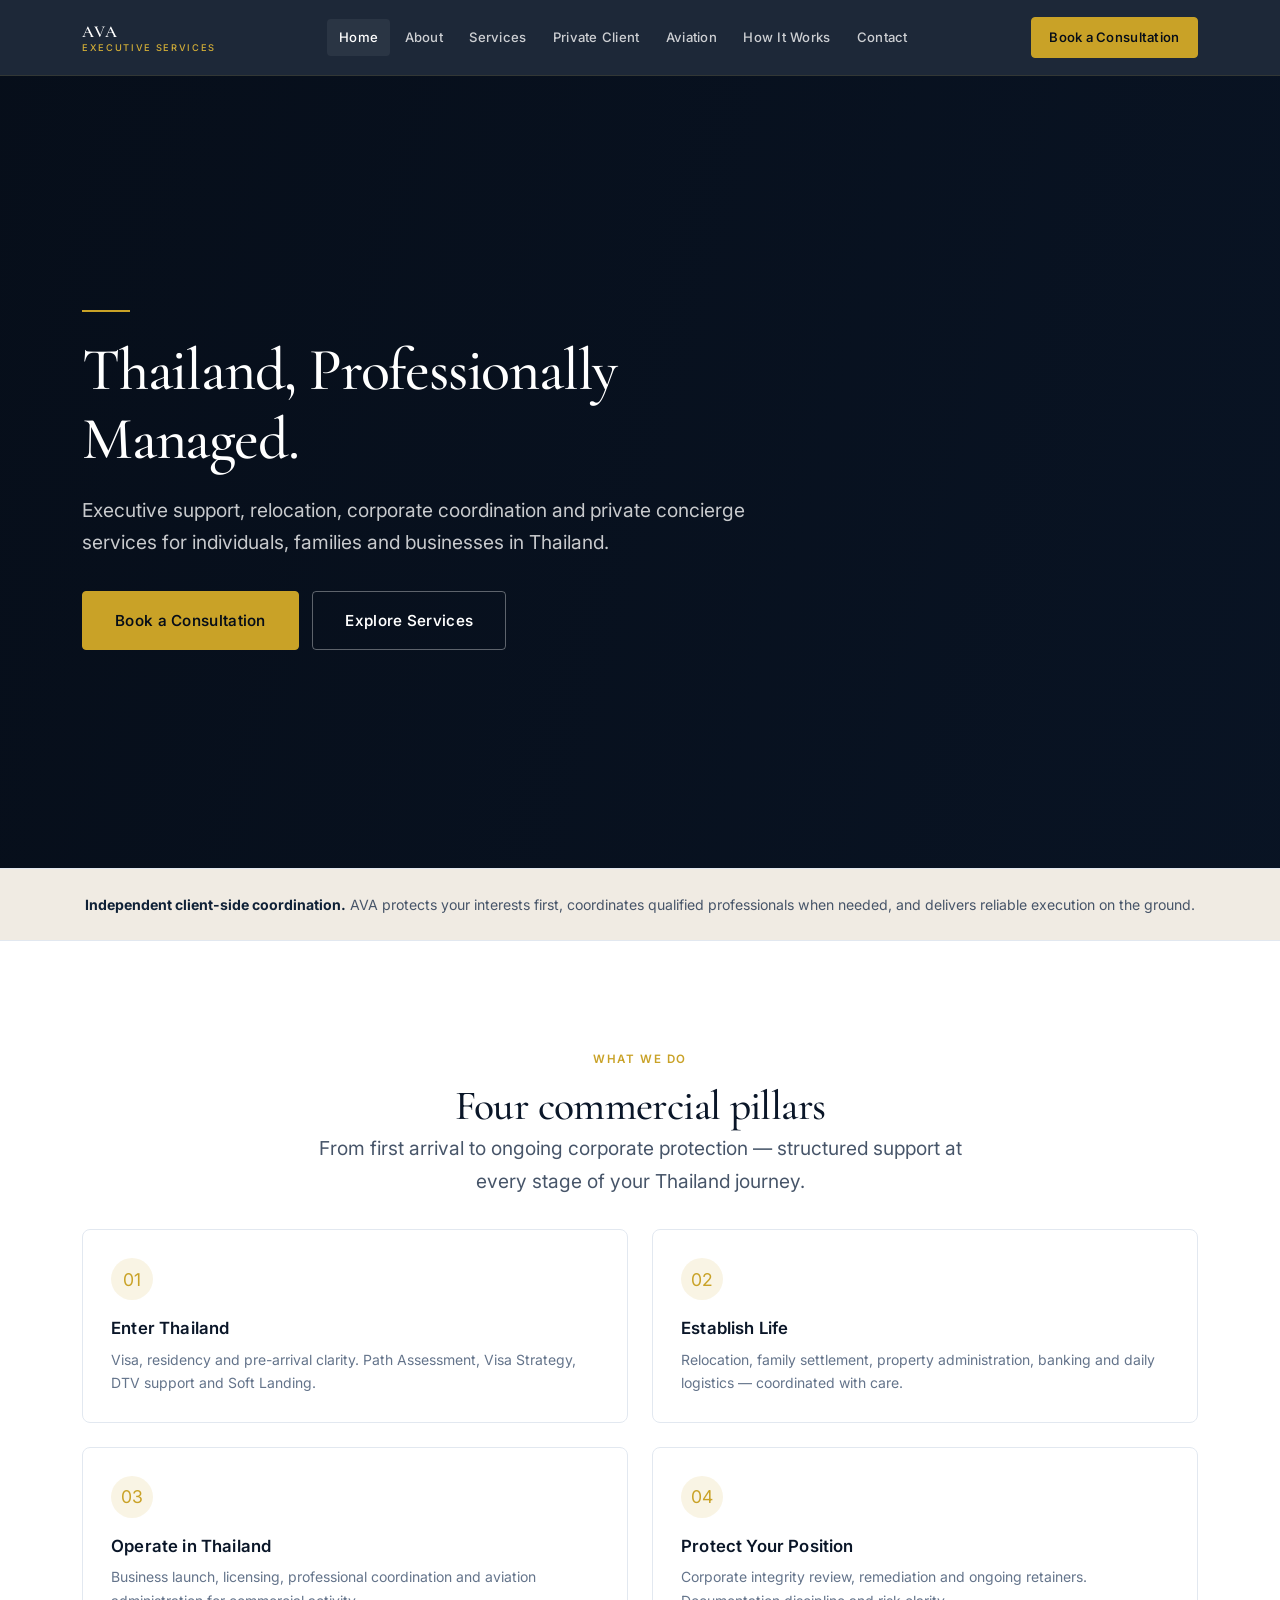
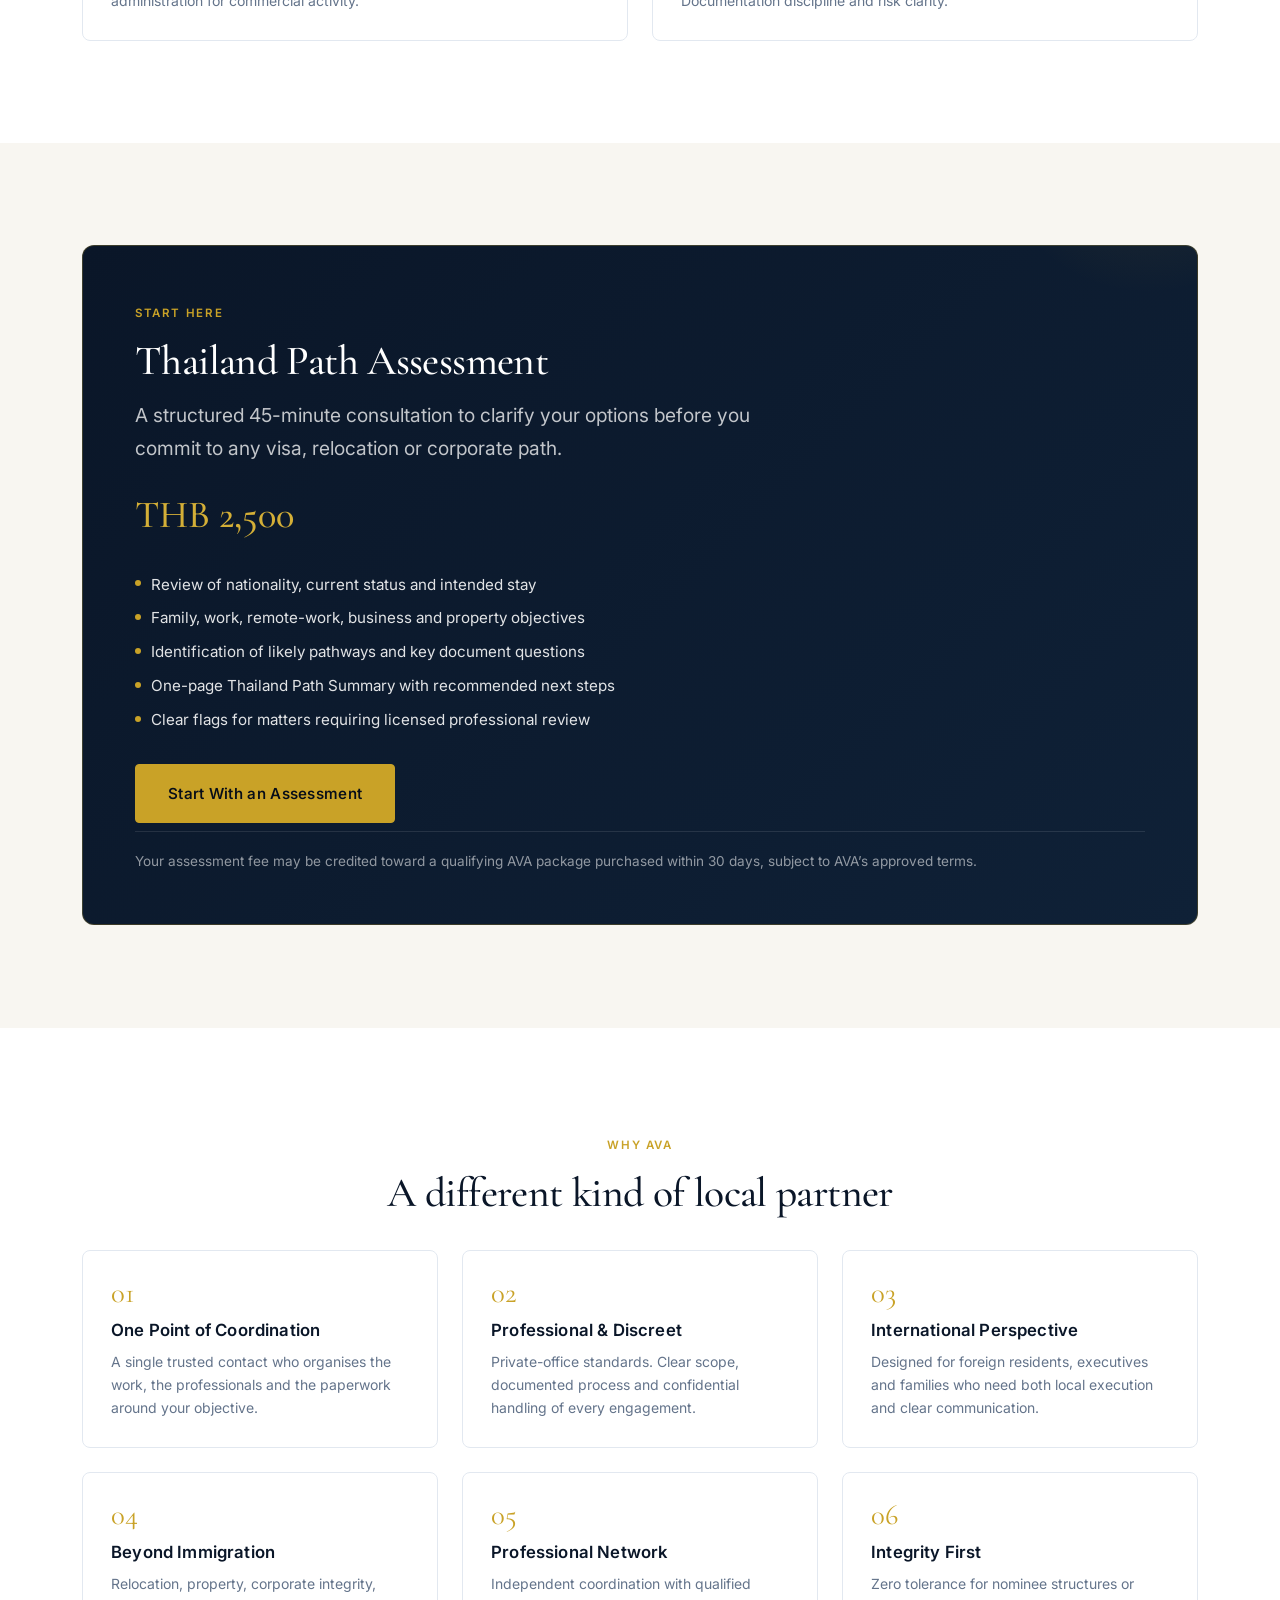
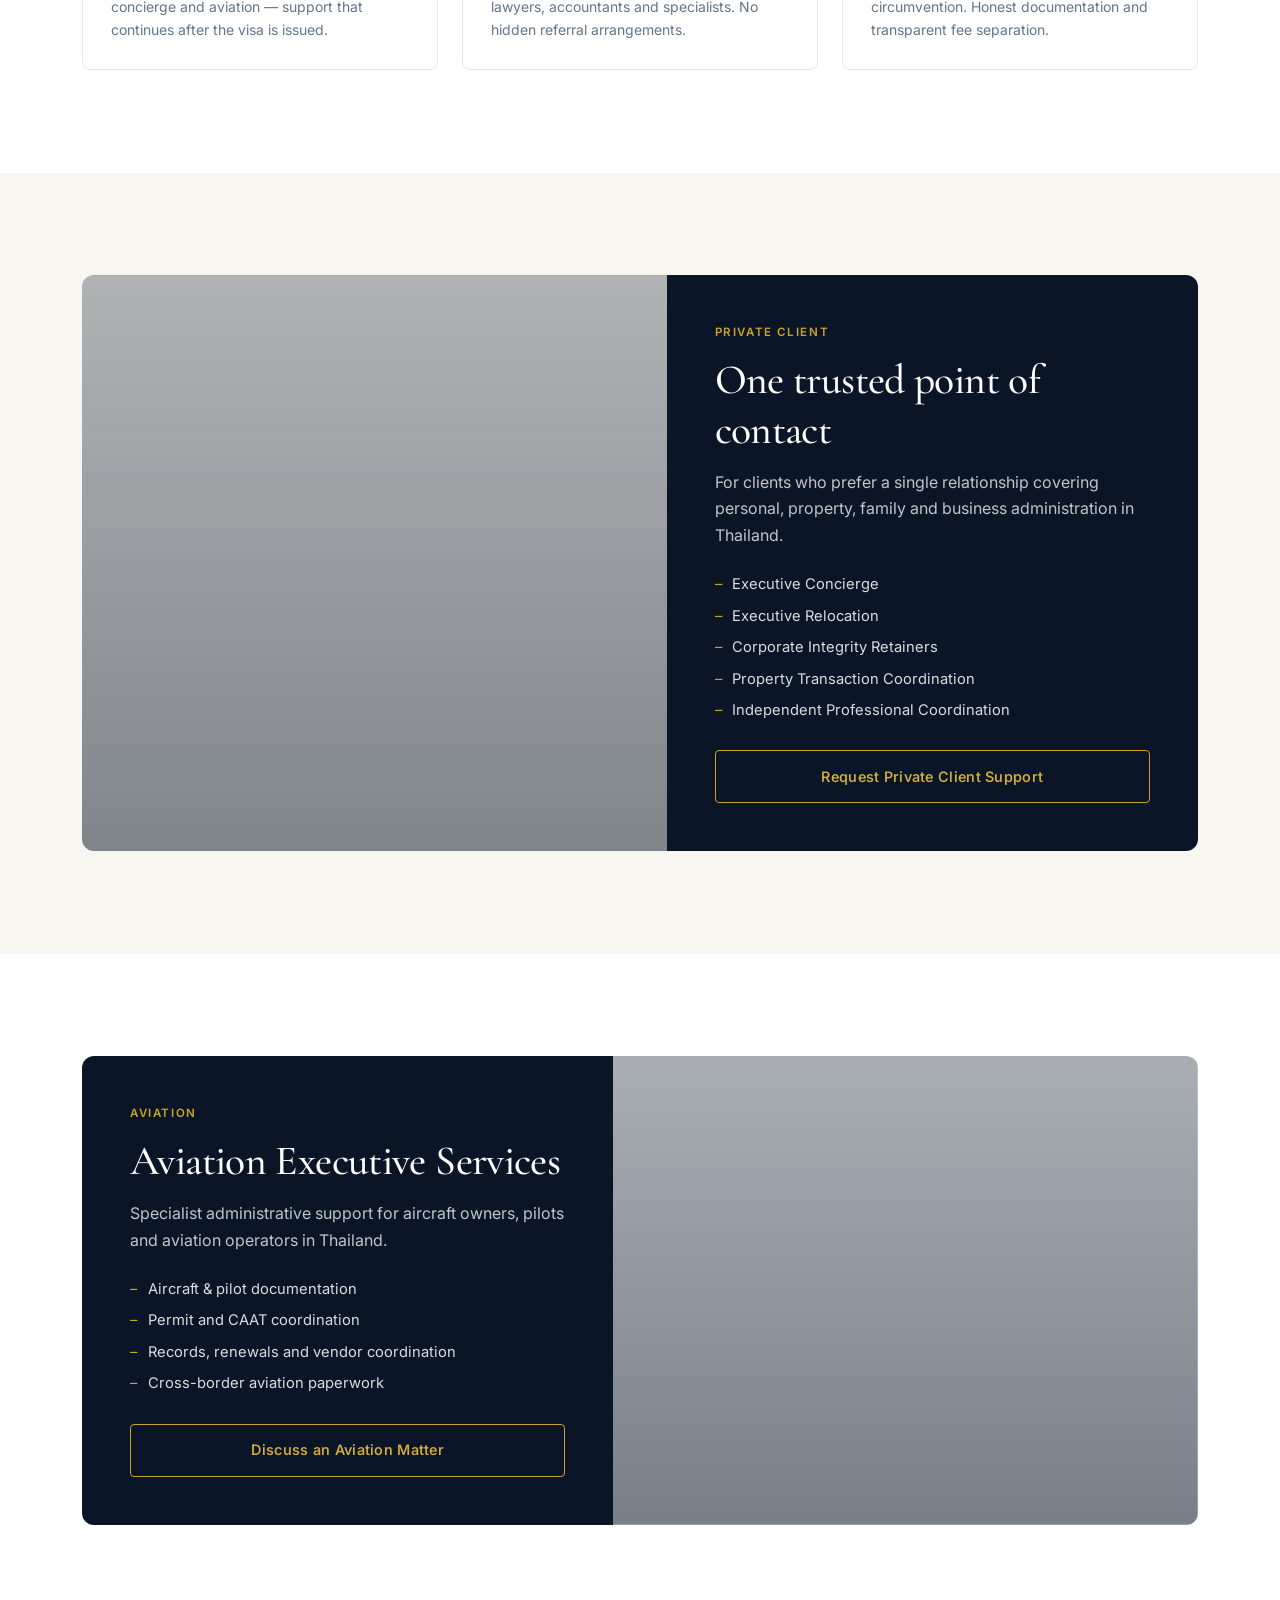
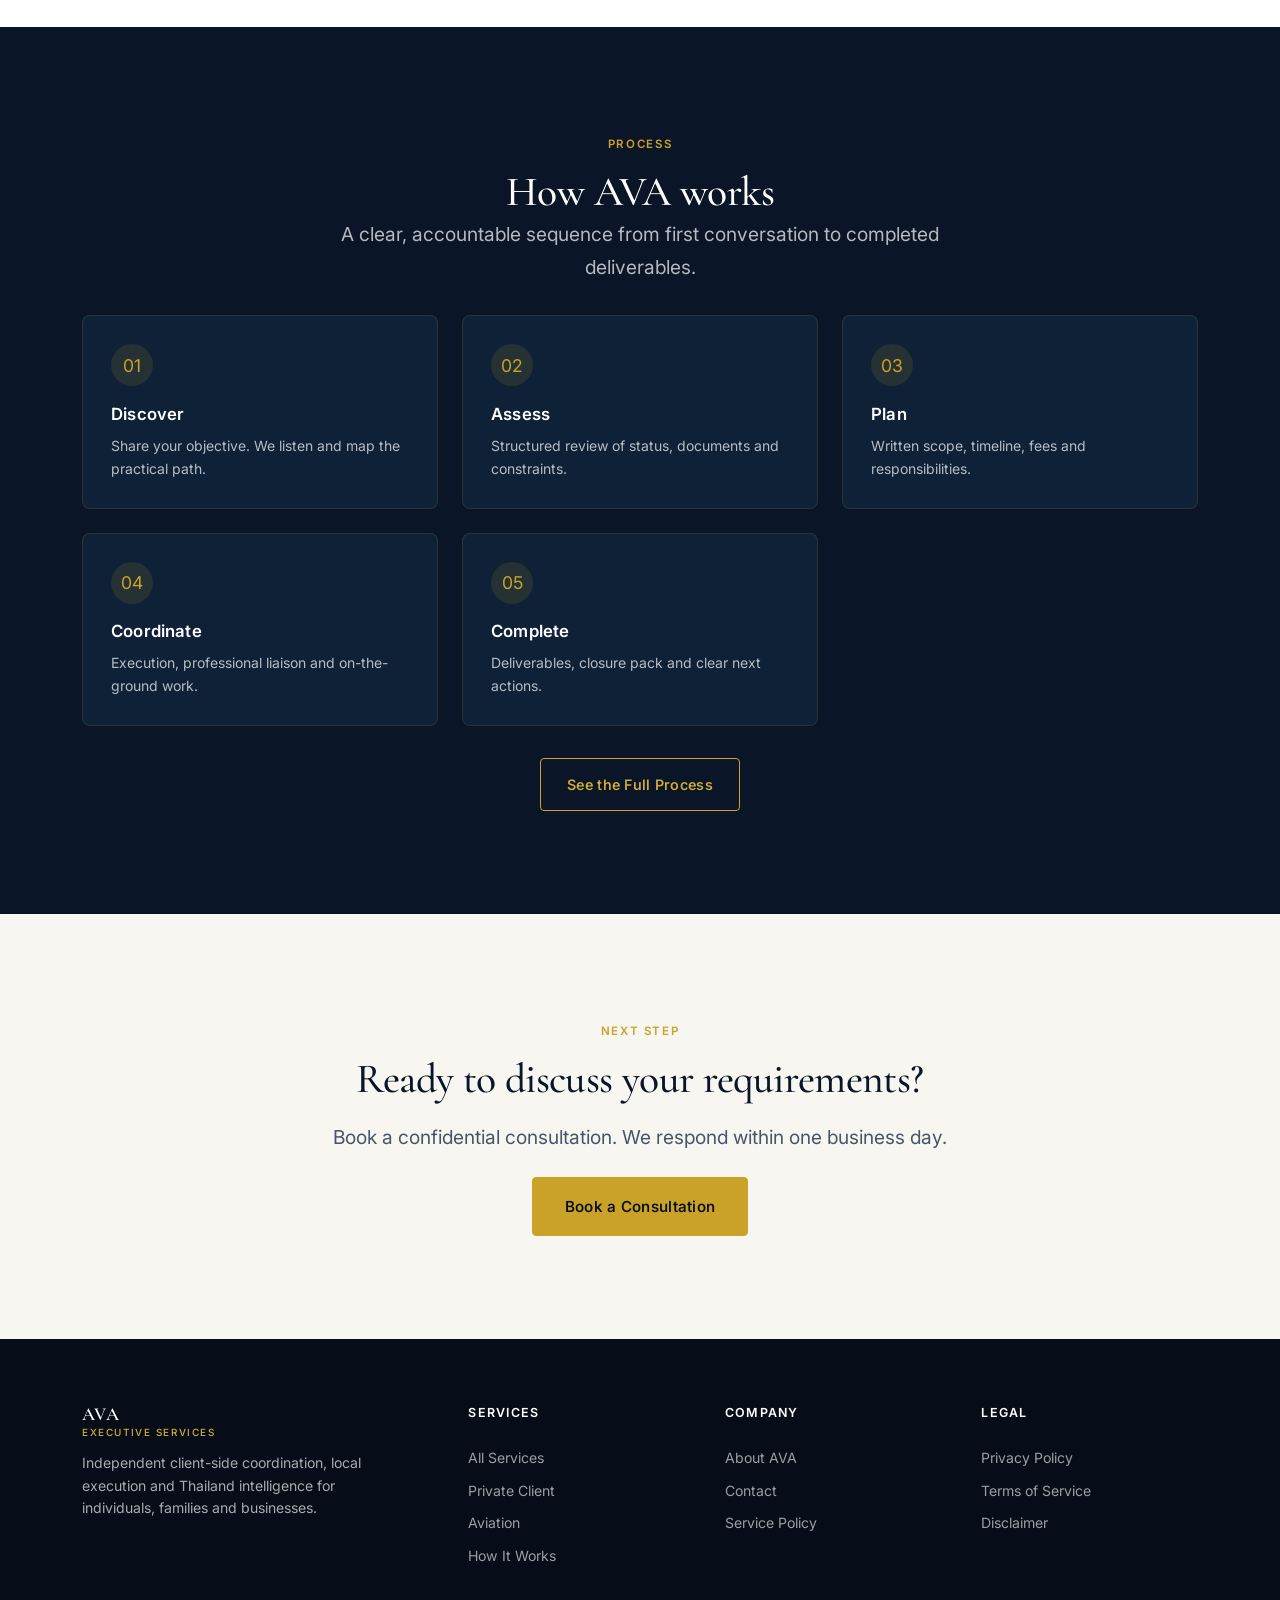
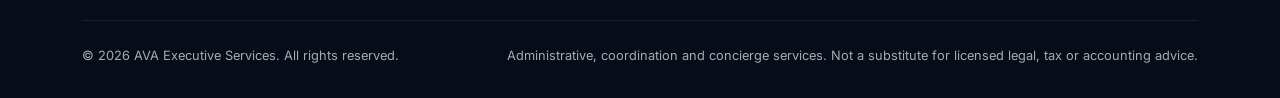
<file: index.html>
<!DOCTYPE html>
<html lang="en">
<head>
  <meta charset="UTF-8">
  <meta name="viewport" content="width=device-width, initial-scale=1">
  <title>AVA Executive Services | Thailand Corporate &amp; Personal Executive Services</title>
  <meta name="description" content="Premium executive support, relocation, corporate coordination and private concierge services for individuals, families and businesses in Thailand. Professionally managed.">
  <meta name="keywords" content="Thailand relocation services, Thailand executive services, Thailand concierge, Thailand visa assistance, Thailand corporate services, Thailand DTV support, Thailand aviation services">
  <meta name="robots" content="index, follow">
  <link rel="canonical" href="https://www.avaexecutiveservices.com/">
  <meta property="og:type" content="website">
  <meta property="og:title" content="AVA Executive Services | Thailand, Professionally Managed">
  <meta property="og:description" content="Executive support, relocation, corporate coordination and private concierge for individuals, families and businesses in Thailand.">
  <meta property="og:image" content="images/logo.png">
  <meta property="og:locale" content="en_GB">
  <meta name="twitter:card" content="summary_large_image">
  <link rel="icon" href="images/logo.png" type="image/png">
  <link rel="preconnect" href="https://fonts.googleapis.com">
  <link rel="preconnect" href="https://fonts.gstatic.com" crossorigin>
  <link href="https://fonts.googleapis.com/css2?family=Cormorant+Garamond:wght@400;500;600&family=Inter:wght@400;500;550;600&display=swap" rel="stylesheet">
  <link rel="stylesheet" href="css/styles.css">
  <script type="application/ld+json">
  {
    "@context": "https://schema.org",
    "@type": "ProfessionalService",
    "name": "AVA Executive Services",
    "description": "Corporate and personal executive services in Thailand including relocation, corporate coordination, immigration support and private concierge.",
    "url": "https://www.avaexecutiveservices.com",
    "areaServed": "Thailand",
    "serviceType": ["Relocation Services", "Corporate Services", "Executive Concierge", "Aviation Administration"]
  }
  </script>
</head>
<body>
  <header class="site-header">
    <div class="container nav">
      <a href="index.html" class="nav__logo" aria-label="AVA Executive Services home">
        <div class="nav__logo-text">AVA<span>Executive Services</span></div>
      </a>
      <nav class="nav__links" aria-label="Primary">
        <a href="index.html" class="active">Home</a>
        <a href="pages/about.html">About</a>
        <a href="pages/services.html">Services</a>
        <a href="pages/private-client.html">Private Client</a>
        <a href="pages/aviation.html">Aviation</a>
        <a href="pages/how-it-works.html">How It Works</a>
        <a href="pages/contact.html">Contact</a>
      </nav>
      <a href="pages/contact.html" class="btn btn--primary btn--sm nav__cta">Book a Consultation</a>
      <button class="nav__toggle" type="button" aria-label="Open menu" aria-expanded="false">
        <span></span><span></span><span></span>
      </button>
    </div>
  </header>

  <div class="mobile-menu" role="dialog" aria-label="Mobile navigation">
    <a href="index.html">Home</a>
    <a href="pages/about.html">About</a>
    <a href="pages/services.html">Services</a>
    <a href="pages/private-client.html">Private Client</a>
    <a href="pages/aviation.html">Aviation</a>
    <a href="pages/how-it-works.html">How It Works</a>
    <a href="pages/contact.html">Contact</a>
    <a href="pages/contact.html" class="btn btn--primary">Book a Consultation</a>
  </div>

  <main>
    <!-- Hero -->
    <section class="hero">
      <div class="hero__bg" aria-hidden="true"></div>
      <div class="container">
        <div class="hero__content">
          <div class="hero__divider"></div>
          <h1 class="h1 animate-in">Thailand, Professionally Managed.</h1>
          <p class="lead animate-in delay-1">Executive support, relocation, corporate coordination and private concierge services for individuals, families and businesses in Thailand.</p>
          <div class="btn-group animate-in delay-2">
            <a href="pages/contact.html" class="btn btn--primary btn--lg">Book a Consultation</a>
            <a href="pages/services.html" class="btn btn--ghost btn--lg">Explore Services</a>
          </div>
        </div>
      </div>
    </section>

    <!-- Trust bar -->
    <div class="trust-bar">
      <div class="container">
        <p><strong>Independent client-side coordination.</strong> AVA protects your interests first, coordinates qualified professionals when needed, and delivers reliable execution on the ground.</p>
      </div>
    </div>

    <!-- Four pillars -->
    <section class="section section--white">
      <div class="container">
        <div class="text-center mb-4" data-reveal>
          <span class="eyebrow">What We Do</span>
          <h2 class="h2">Four commercial pillars</h2>
          <p class="lead mx-auto">From first arrival to ongoing corporate protection — structured support at every stage of your Thailand journey.</p>
        </div>
        <div class="grid-2" style="gap:1.5rem;" data-reveal>
          <article class="card">
            <div class="card__icon" aria-hidden="true">01</div>
            <h3 class="h4">Enter Thailand</h3>
            <p class="small mt-1">Visa, residency and pre-arrival clarity. Path Assessment, Visa Strategy, DTV support and Soft Landing.</p>
          </article>
          <article class="card">
            <div class="card__icon" aria-hidden="true">02</div>
            <h3 class="h4">Establish Life</h3>
            <p class="small mt-1">Relocation, family settlement, property administration, banking and daily logistics — coordinated with care.</p>
          </article>
          <article class="card">
            <div class="card__icon" aria-hidden="true">03</div>
            <h3 class="h4">Operate in Thailand</h3>
            <p class="small mt-1">Business launch, licensing, professional coordination and aviation administration for commercial activity.</p>
          </article>
          <article class="card">
            <div class="card__icon" aria-hidden="true">04</div>
            <h3 class="h4">Protect Your Position</h3>
            <p class="small mt-1">Corporate integrity review, remediation and ongoing retainers. Documentation discipline and risk clarity.</p>
          </article>
        </div>
      </div>
    </section>

    <!-- Path Assessment conversion -->
    <section class="section section--ivory" id="path-assessment">
      <div class="container">
        <div class="assessment-box" data-reveal>
          <span class="eyebrow">Start Here</span>
          <h2 class="h2">Thailand Path Assessment</h2>
          <p class="lead">A structured 45-minute consultation to clarify your options before you commit to any visa, relocation or corporate path.</p>
          <div class="assessment-box__price">THB 2,500</div>
          <ul class="assessment-box__list">
            <li>Review of nationality, current status and intended stay</li>
            <li>Family, work, remote-work, business and property objectives</li>
            <li>Identification of likely pathways and key document questions</li>
            <li>One-page Thailand Path Summary with recommended next steps</li>
            <li>Clear flags for matters requiring licensed professional review</li>
          </ul>
          <a href="pages/contact.html?service=path-assessment" class="btn btn--primary btn--lg">Start With an Assessment</a>
          <p class="assessment-note">Your assessment fee may be credited toward a qualifying AVA package purchased within 30 days, subject to AVA’s approved terms.</p>
        </div>
      </div>
    </section>

    <!-- Why AVA -->
    <section class="section section--white">
      <div class="container">
        <div class="text-center mb-4" data-reveal>
          <span class="eyebrow">Why AVA</span>
          <h2 class="h2">A different kind of local partner</h2>
        </div>
        <div class="why-grid" data-reveal>
          <div class="why-item">
            <div class="why-item__num">01</div>
            <h3 class="h4">One Point of Coordination</h3>
            <p class="small mt-1">A single trusted contact who organises the work, the professionals and the paperwork around your objective.</p>
          </div>
          <div class="why-item">
            <div class="why-item__num">02</div>
            <h3 class="h4">Professional &amp; Discreet</h3>
            <p class="small mt-1">Private-office standards. Clear scope, documented process and confidential handling of every engagement.</p>
          </div>
          <div class="why-item">
            <div class="why-item__num">03</div>
            <h3 class="h4">International Perspective</h3>
            <p class="small mt-1">Designed for foreign residents, executives and families who need both local execution and clear communication.</p>
          </div>
          <div class="why-item">
            <div class="why-item__num">04</div>
            <h3 class="h4">Beyond Immigration</h3>
            <p class="small mt-1">Relocation, property, corporate integrity, concierge and aviation — support that continues after the visa is issued.</p>
          </div>
          <div class="why-item">
            <div class="why-item__num">05</div>
            <h3 class="h4">Professional Network</h3>
            <p class="small mt-1">Independent coordination with qualified lawyers, accountants and specialists. No hidden referral arrangements.</p>
          </div>
          <div class="why-item">
            <div class="why-item__num">06</div>
            <h3 class="h4">Integrity First</h3>
            <p class="small mt-1">Zero tolerance for nominee structures or circumvention. Honest documentation and transparent fee separation.</p>
          </div>
        </div>
      </div>
    </section>

    <!-- Private Client teaser -->
    <section class="section section--ivory">
      <div class="container">
        <div class="panel" data-reveal>
          <div class="panel__visual" style="background-image: linear-gradient(rgba(10,22,40,0.3), rgba(10,22,40,0.5)), url('https://images.unsplash.com/photo-1600585154340-be6161a56a0c?auto=format&fit=crop&w=1200&q=80');"></div>
          <div class="panel__body">
            <span class="eyebrow">Private Client</span>
            <h2 class="h2">One trusted point of contact</h2>
            <p>For clients who prefer a single relationship covering personal, property, family and business administration in Thailand.</p>
            <ul class="panel__list">
              <li>Executive Concierge</li>
              <li>Executive Relocation</li>
              <li>Corporate Integrity Retainers</li>
              <li>Property Transaction Coordination</li>
              <li>Independent Professional Coordination</li>
            </ul>
            <a href="pages/private-client.html" class="btn btn--outline-gold">Request Private Client Support</a>
          </div>
        </div>
      </div>
    </section>

    <!-- Aviation teaser -->
    <section class="section section--white">
      <div class="container">
        <div class="panel" data-reveal style="direction: rtl;">
          <div class="panel__visual" style="direction: ltr; background-image: linear-gradient(rgba(10,22,40,0.35), rgba(10,22,40,0.55)), url('https://images.unsplash.com/photo-1436491865332-7a61a109cc05?auto=format&fit=crop&w=1200&q=80');"></div>
          <div class="panel__body" style="direction: ltr;">
            <span class="eyebrow">Aviation</span>
            <h2 class="h2">Aviation Executive Services</h2>
            <p>Specialist administrative support for aircraft owners, pilots and aviation operators in Thailand.</p>
            <ul class="panel__list">
              <li>Aircraft &amp; pilot documentation</li>
              <li>Permit and CAAT coordination</li>
              <li>Records, renewals and vendor coordination</li>
              <li>Cross-border aviation paperwork</li>
            </ul>
            <a href="pages/aviation.html" class="btn btn--outline-gold">Discuss an Aviation Matter</a>
          </div>
        </div>
      </div>
    </section>

    <!-- How it works preview -->
    <section class="section section--navy">
      <div class="container">
        <div class="text-center mb-4" data-reveal>
          <span class="eyebrow">Process</span>
          <h2 class="h2">How AVA works</h2>
          <p class="lead mx-auto" style="color:rgba(255,255,255,0.7);">A clear, accountable sequence from first conversation to completed deliverables.</p>
        </div>
        <div class="grid-3" style="gap:1.5rem;" data-reveal>
          <div class="card card--navy">
            <div class="card__icon">01</div>
            <h3 class="h4">Discover</h3>
            <p class="small mt-1" style="color:rgba(255,255,255,0.7);">Share your objective. We listen and map the practical path.</p>
          </div>
          <div class="card card--navy">
            <div class="card__icon">02</div>
            <h3 class="h4">Assess</h3>
            <p class="small mt-1" style="color:rgba(255,255,255,0.7);">Structured review of status, documents and constraints.</p>
          </div>
          <div class="card card--navy">
            <div class="card__icon">03</div>
            <h3 class="h4">Plan</h3>
            <p class="small mt-1" style="color:rgba(255,255,255,0.7);">Written scope, timeline, fees and responsibilities.</p>
          </div>
          <div class="card card--navy">
            <div class="card__icon">04</div>
            <h3 class="h4">Coordinate</h3>
            <p class="small mt-1" style="color:rgba(255,255,255,0.7);">Execution, professional liaison and on-the-ground work.</p>
          </div>
          <div class="card card--navy">
            <div class="card__icon">05</div>
            <h3 class="h4">Complete</h3>
            <p class="small mt-1" style="color:rgba(255,255,255,0.7);">Deliverables, closure pack and clear next actions.</p>
          </div>
        </div>
        <div class="text-center mt-4">
          <a href="pages/how-it-works.html" class="btn btn--outline-gold">See the Full Process</a>
        </div>
      </div>
    </section>

    <!-- CTA band -->
    <section class="section section--ivory">
      <div class="container text-center" data-reveal>
        <span class="eyebrow">Next Step</span>
        <h2 class="h2 mb-2">Ready to discuss your requirements?</h2>
        <p class="lead mx-auto mb-3">Book a confidential consultation. We respond within one business day.</p>
        <a href="pages/contact.html" class="btn btn--primary btn--lg">Book a Consultation</a>
      </div>
    </section>
  </main>

  <footer class="site-footer">
    <div class="container">
      <div class="footer-grid">
        <div class="footer-brand">
          <div class="footer-logo-text">AVA<span>Executive Services</span></div>
          <p>Independent client-side coordination, local execution and Thailand intelligence for individuals, families and businesses.</p>
        </div>
        <div class="footer-col">
          <h4>Services</h4>
          <a href="pages/services.html">All Services</a>
          <a href="pages/private-client.html">Private Client</a>
          <a href="pages/aviation.html">Aviation</a>
          <a href="pages/how-it-works.html">How It Works</a>
        </div>
        <div class="footer-col">
          <h4>Company</h4>
          <a href="pages/about.html">About AVA</a>
          <a href="pages/contact.html">Contact</a>
          <a href="pages/service-policy.html">Service Policy</a>
        </div>
        <div class="footer-col">
          <h4>Legal</h4>
          <a href="pages/privacy.html">Privacy Policy</a>
          <a href="pages/terms.html">Terms of Service</a>
          <a href="pages/service-policy.html">Disclaimer</a>
        </div>
      </div>
      <div class="footer-bottom">
        <p>&copy; <span data-year></span> AVA Executive Services. All rights reserved.</p>
        <p>Administrative, coordination and concierge services. Not a substitute for licensed legal, tax or accounting advice.</p>
      </div>
    </div>
  </footer>

  <script src="js/main.js"></script>
</body>
</html>
</file>
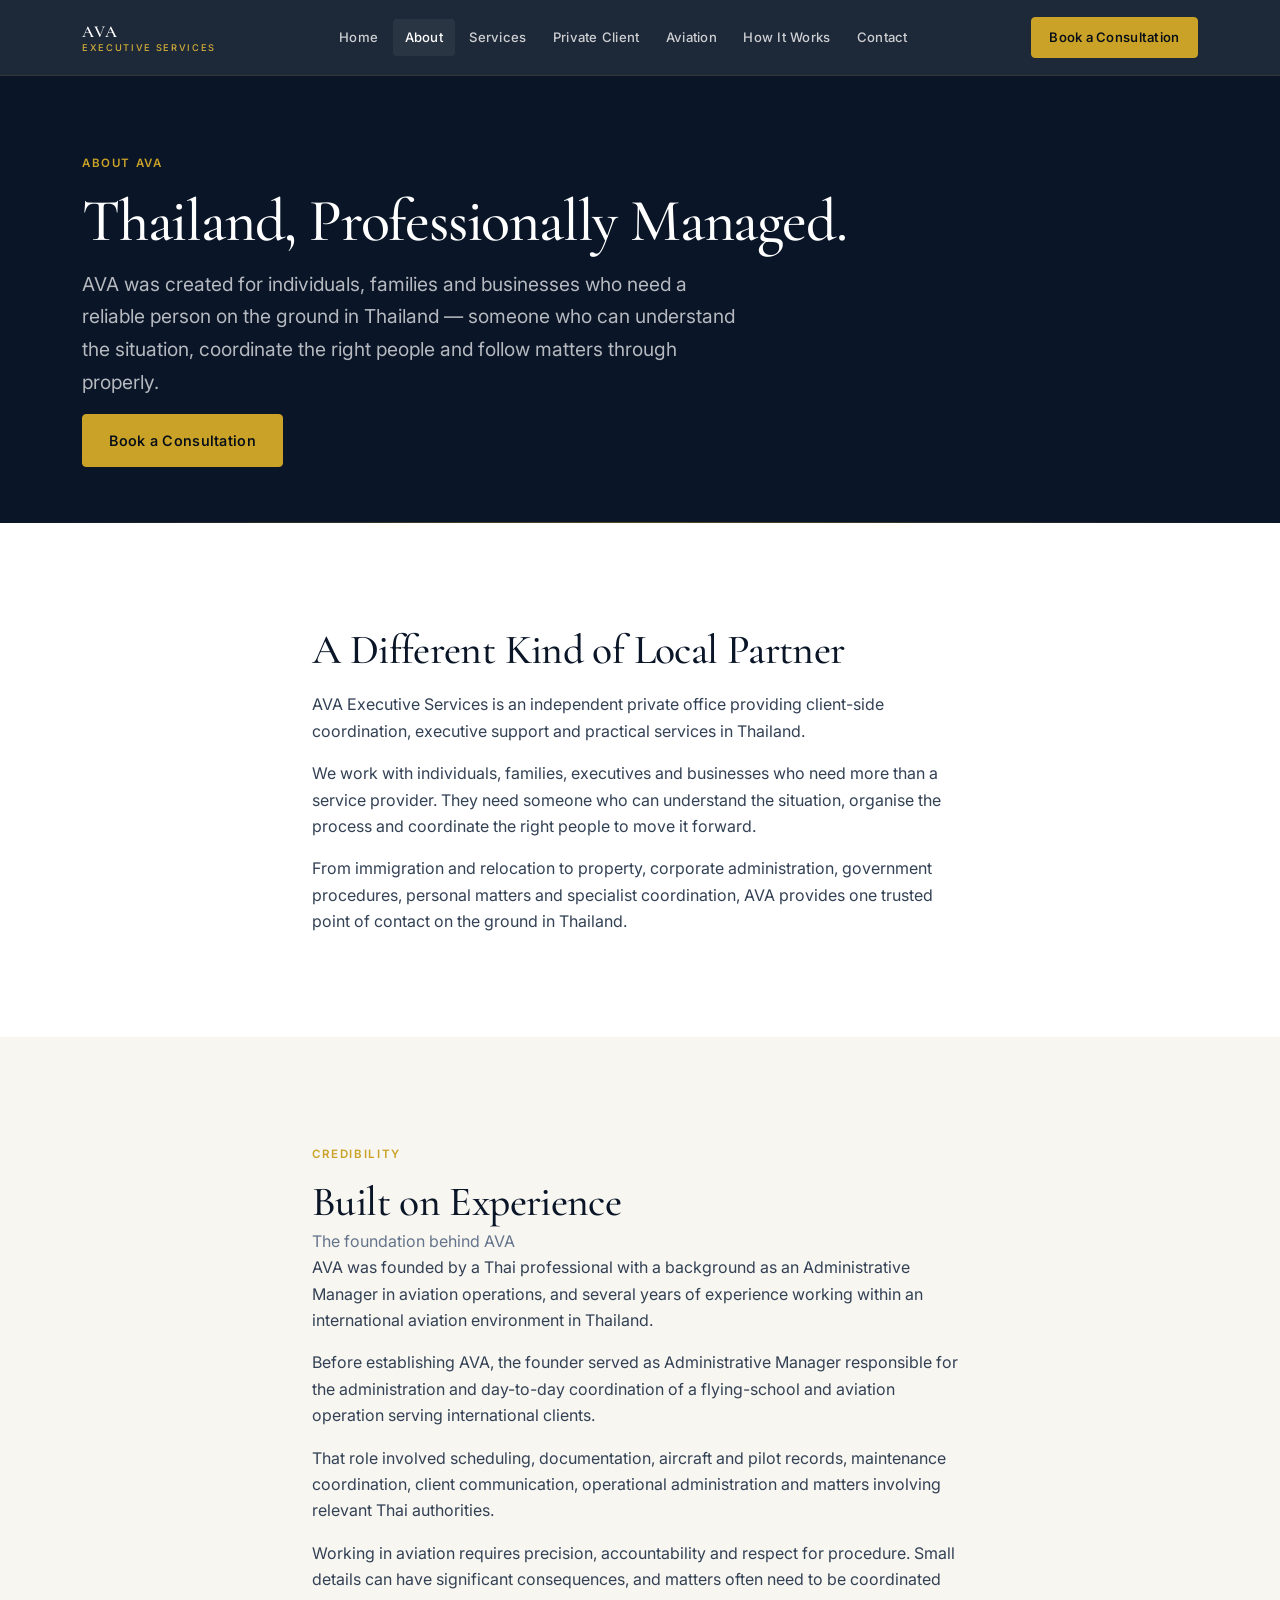
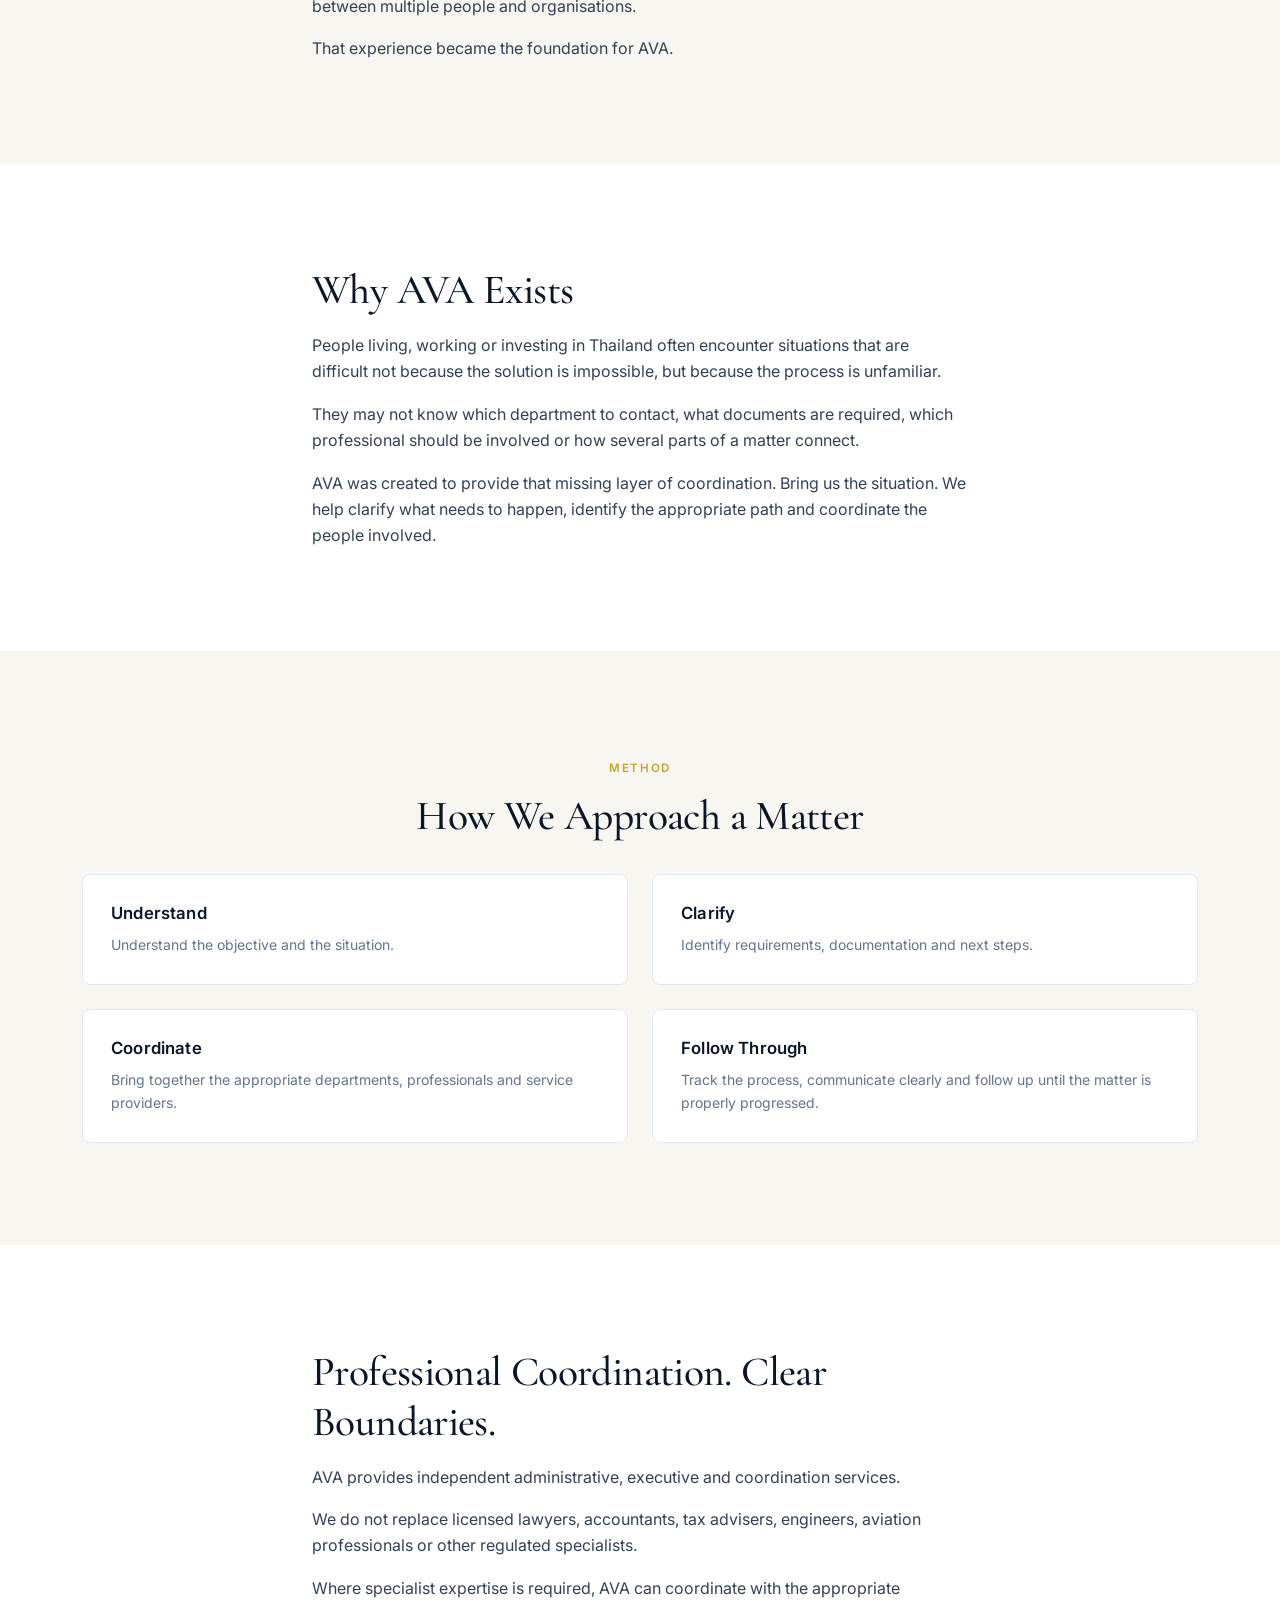
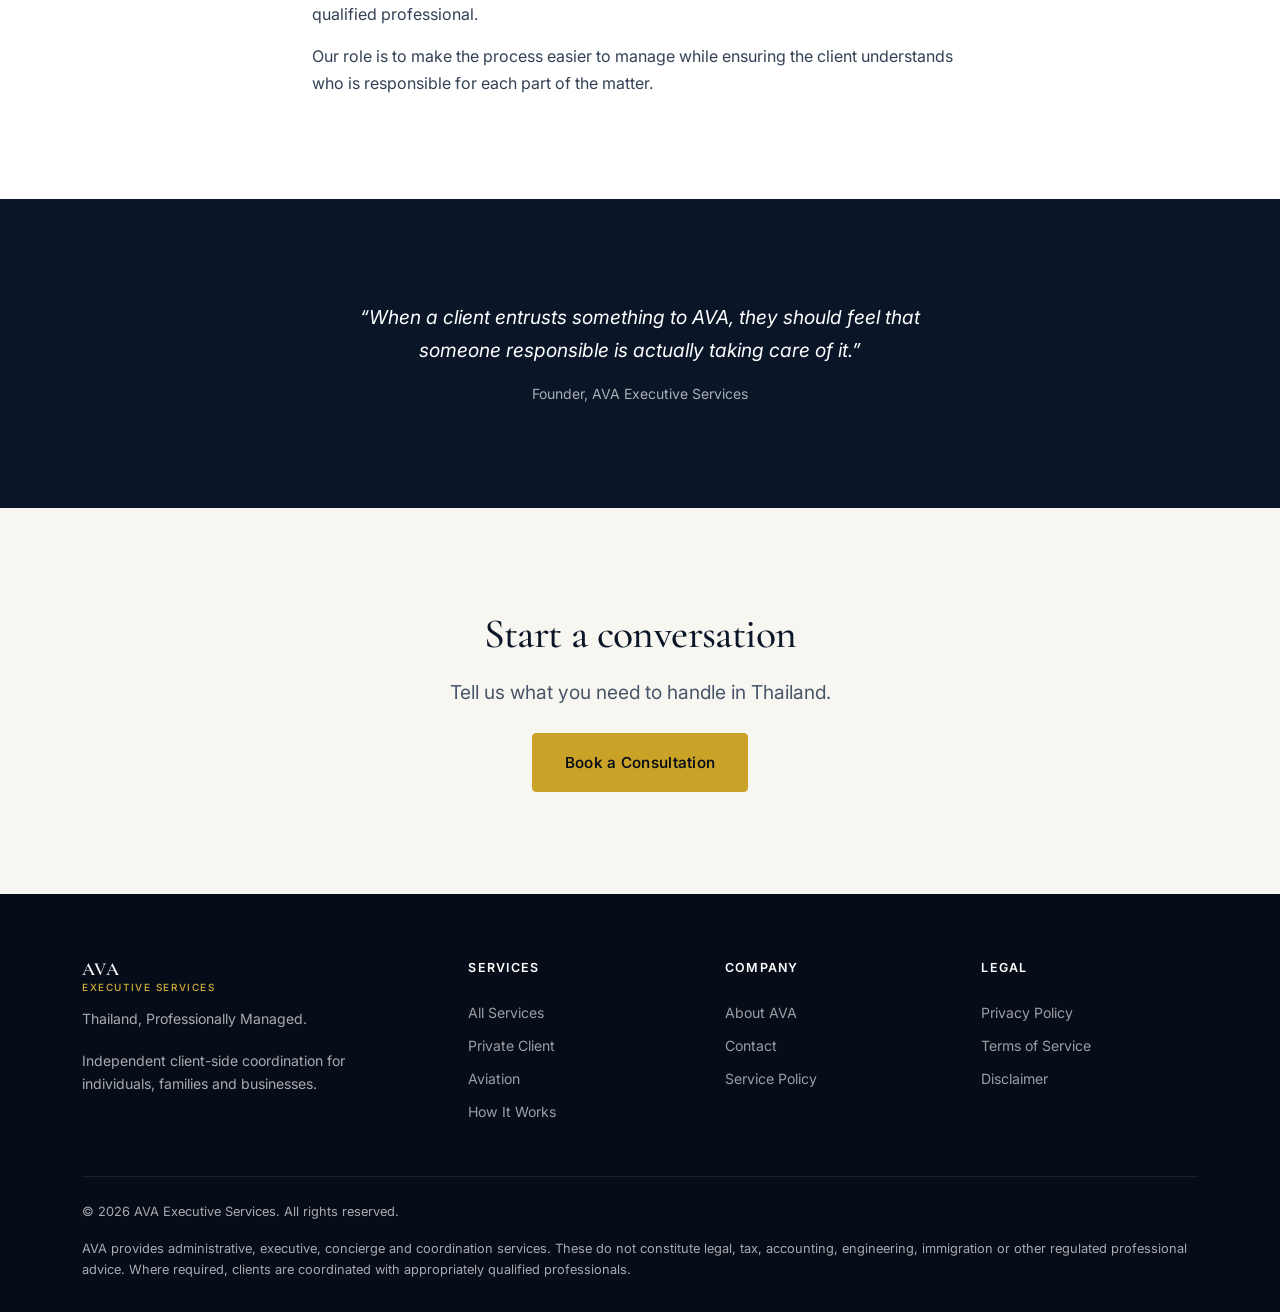
<file: pages/about.html>
<!DOCTYPE html>
<html lang="en">
<head>
  <meta charset="UTF-8">
  <meta name="viewport" content="width=device-width, initial-scale=1">
  <title>About AVA | AVA Executive Services</title>
  <meta name="description" content="AVA is an independent private office providing client-side coordination and executive support in Thailand. Clarity, coordination and follow-through.">
  <meta name="robots" content="index, follow">
  <link rel="canonical" href="https://www.avaexecutiveservices.com/pages/about.html">
  <meta property="og:title" content="About AVA | AVA Executive Services">
  <meta property="og:description" content="AVA is an independent private office providing client-side coordination and executive support in Thailand. Clarity, coordination and follow-through.">
  <meta property="og:type" content="website">
  <link rel="icon" href="../images/logo.png" type="image/png">
  <link rel="preconnect" href="https://fonts.googleapis.com">
  <link rel="preconnect" href="https://fonts.gstatic.com" crossorigin>
  <link href="https://fonts.googleapis.com/css2?family=Cormorant+Garamond:wght@400;500;600&family=Inter:wght@400;500;550;600&display=swap" rel="stylesheet">
  <link rel="stylesheet" href="../css/styles.css">
  <!-- Google tag (gtag.js) -->
  <script async src="https://www.googletagmanager.com/gtag/js?id=G-GDE27RD3ZE"></script>
  <script>
    window.dataLayer = window.dataLayer || [];
    function gtag(){dataLayer.push(arguments);}
    gtag('js', new Date());
    gtag('config', 'G-GDE27RD3ZE');
  </script>
</head>
<body>
  <header class="site-header">
    <div class="container nav">
      <a href="../index.html" class="nav__logo" aria-label="AVA Executive Services home">
        <div class="nav__logo-text">AVA<span>Executive Services</span></div>
      </a>
      <nav class="nav__links" aria-label="Primary">
        <a href="../index.html">Home</a>
        <a href="../pages/about.html" class="active">About</a>
        <a href="../pages/services.html">Services</a>
        <a href="../pages/private-client.html">Private Client</a>
        <a href="../pages/aviation.html">Aviation</a>
        <a href="../pages/how-it-works.html">How It Works</a>
        <a href="../pages/contact.html">Contact</a>
      </nav>
      <a href="../pages/contact.html" class="btn btn--primary btn--sm nav__cta">Book a Consultation</a>
      <button class="nav__toggle" type="button" aria-label="Open menu" aria-expanded="false"><span></span><span></span><span></span></button>
    </div>
  </header>
  <div class="mobile-menu" role="dialog" aria-label="Mobile navigation">
    <a href="../index.html">Home</a>
    <a href="../pages/about.html">About</a>
    <a href="../pages/services.html">Services</a>
    <a href="../pages/private-client.html">Private Client</a>
    <a href="../pages/aviation.html">Aviation</a>
    <a href="../pages/how-it-works.html">How It Works</a>
    <a href="../pages/contact.html">Contact</a>
    <a href="../pages/contact.html" class="btn btn--primary">Book a Consultation</a>
  </div>

  <main>
    <header class="page-header">
      <div class="container">
        <span class="eyebrow">About AVA</span>
        <h1 class="h1">Thailand, Professionally Managed.</h1>
        <p class="lead">AVA was created for individuals, families and businesses who need a reliable person on the ground in Thailand — someone who can understand the situation, coordinate the right people and follow matters through properly.</p>
        <a href="contact.html" class="btn btn--primary mt-2">Book a Consultation</a>
      </div>
    </header>

    <section class="section section--white">
      <div class="container" style="max-width:720px;">
        <h2 class="h2 mb-2">A Different Kind of Local Partner</h2>
        <p class="mb-2">AVA Executive Services is an independent private office providing client-side coordination, executive support and practical services in Thailand.</p>
        <p class="mb-2">We work with individuals, families, executives and businesses who need more than a service provider. They need someone who can understand the situation, organise the process and coordinate the right people to move it forward.</p>
        <p class="mb-0">From immigration and relocation to property, corporate administration, government procedures, personal matters and specialist coordination, AVA provides one trusted point of contact on the ground in Thailand.</p>
      </div>
    </section>

    <section class="section section--ivory">
      <div class="container" style="max-width:720px;">
        <span class="eyebrow">Credibility</span>
        <h2 class="h2 mb-1">Built on Experience</h2>
        <p class="mb-1" style="color:var(--slate-500);">The foundation behind AVA</p>
                <p class="mb-2">AVA was founded by a Thai professional with a background as an Administrative Manager in aviation operations, and several years of experience working within an international aviation environment in Thailand.</p>
        <p class="mb-2">Before establishing AVA, the founder served as Administrative Manager responsible for the administration and day-to-day coordination of a flying-school and aviation operation serving international clients.</p>
        <p class="mb-2">That role involved scheduling, documentation, aircraft and pilot records, maintenance coordination, client communication, operational administration and matters involving relevant Thai authorities.</p>
        <p class="mb-2">Working in aviation requires precision, accountability and respect for procedure. Small details can have significant consequences, and matters often need to be coordinated between multiple people and organisations.</p>
        <p class="mb-0">That experience became the foundation for AVA.</p>
      </div>
    </section>

    <section class="section section--white">
      <div class="container" style="max-width:720px;">
        <h2 class="h2 mb-2">Why AVA Exists</h2>
        <p class="mb-2">People living, working or investing in Thailand often encounter situations that are difficult not because the solution is impossible, but because the process is unfamiliar.</p>
        <p class="mb-2">They may not know which department to contact, what documents are required, which professional should be involved or how several parts of a matter connect.</p>
        <p class="mb-0">AVA was created to provide that missing layer of coordination. Bring us the situation. We help clarify what needs to happen, identify the appropriate path and coordinate the people involved.</p>
      </div>
    </section>

    <section class="section section--ivory">
      <div class="container">
        <div class="text-center mb-4">
          <span class="eyebrow">Method</span>
          <h2 class="h2">How We Approach a Matter</h2>
        </div>
        <div class="grid-2" style="gap:1.5rem;">
          <article class="card"><h3 class="h4">Understand</h3><p class="small mt-1">Understand the objective and the situation.</p></article>
          <article class="card"><h3 class="h4">Clarify</h3><p class="small mt-1">Identify requirements, documentation and next steps.</p></article>
          <article class="card"><h3 class="h4">Coordinate</h3><p class="small mt-1">Bring together the appropriate departments, professionals and service providers.</p></article>
          <article class="card"><h3 class="h4">Follow Through</h3><p class="small mt-1">Track the process, communicate clearly and follow up until the matter is properly progressed.</p></article>
        </div>
      </div>
    </section>

    <section class="section section--white">
      <div class="container" style="max-width:720px;">
        <h2 class="h2 mb-2">Professional Coordination. Clear Boundaries.</h2>
        <p class="mb-2">AVA provides independent administrative, executive and coordination services.</p>
        <p class="mb-2">We do not replace licensed lawyers, accountants, tax advisers, engineers, aviation professionals or other regulated specialists.</p>
        <p class="mb-2">Where specialist expertise is required, AVA can coordinate with the appropriate qualified professional.</p>
        <p class="mb-0">Our role is to make the process easier to manage while ensuring the client understands who is responsible for each part of the matter.</p>
      </div>
    </section>

    <section class="section section--navy">
      <div class="container" style="max-width:640px;text-align:center;">
        <p class="lead" style="color:#fff;font-style:italic;">“When a client entrusts something to AVA, they should feel that someone responsible is actually taking care of it.”</p>
        <p class="small mt-2" style="color:rgba(255,255,255,0.65);">Founder, AVA Executive Services</p>
      </div>
    </section>

    <section class="section section--ivory">
      <div class="container text-center">
        <h2 class="h2 mb-2">Start a conversation</h2>
        <p class="lead mx-auto mb-3">Tell us what you need to handle in Thailand.</p>
        <a href="contact.html" class="btn btn--primary btn--lg">Book a Consultation</a>
      </div>
    </section>
  </main>
  <footer class="site-footer">
    <div class="container">
      <div class="footer-grid">
        <div class="footer-brand">
          <div class="footer-logo-text">AVA<span>Executive Services</span></div>
          <p>Thailand, Professionally Managed.</p>
          <p style="margin-top:0.5rem;">Independent client-side coordination for individuals, families and businesses.</p>
        </div>
        <div class="footer-col">
          <h4>Services</h4>
          <a href="../pages/services.html">All Services</a>
          <a href="../pages/private-client.html">Private Client</a>
          <a href="../pages/aviation.html">Aviation</a>
          <a href="../pages/how-it-works.html">How It Works</a>
        </div>
        <div class="footer-col">
          <h4>Company</h4>
          <a href="../pages/about.html">About AVA</a>
          <a href="../pages/contact.html">Contact</a>
          <a href="../pages/service-policy.html">Service Policy</a>
        </div>
        <div class="footer-col">
          <h4>Legal</h4>
          <a href="../pages/privacy.html">Privacy Policy</a>
          <a href="../pages/terms.html">Terms of Service</a>
          <a href="../pages/service-policy.html">Disclaimer</a>
        </div>
      </div>
      <div class="footer-bottom">
        <p>&copy; <span data-year></span> AVA Executive Services. All rights reserved.</p>
        <p>AVA provides administrative, executive, concierge and coordination services. These do not constitute legal, tax, accounting, engineering, immigration or other regulated professional advice. Where required, clients are coordinated with appropriately qualified professionals.</p>
      </div>
    </div>
  </footer>
  <script src="../js/main.js"></script>
</body>
</html>
</file>
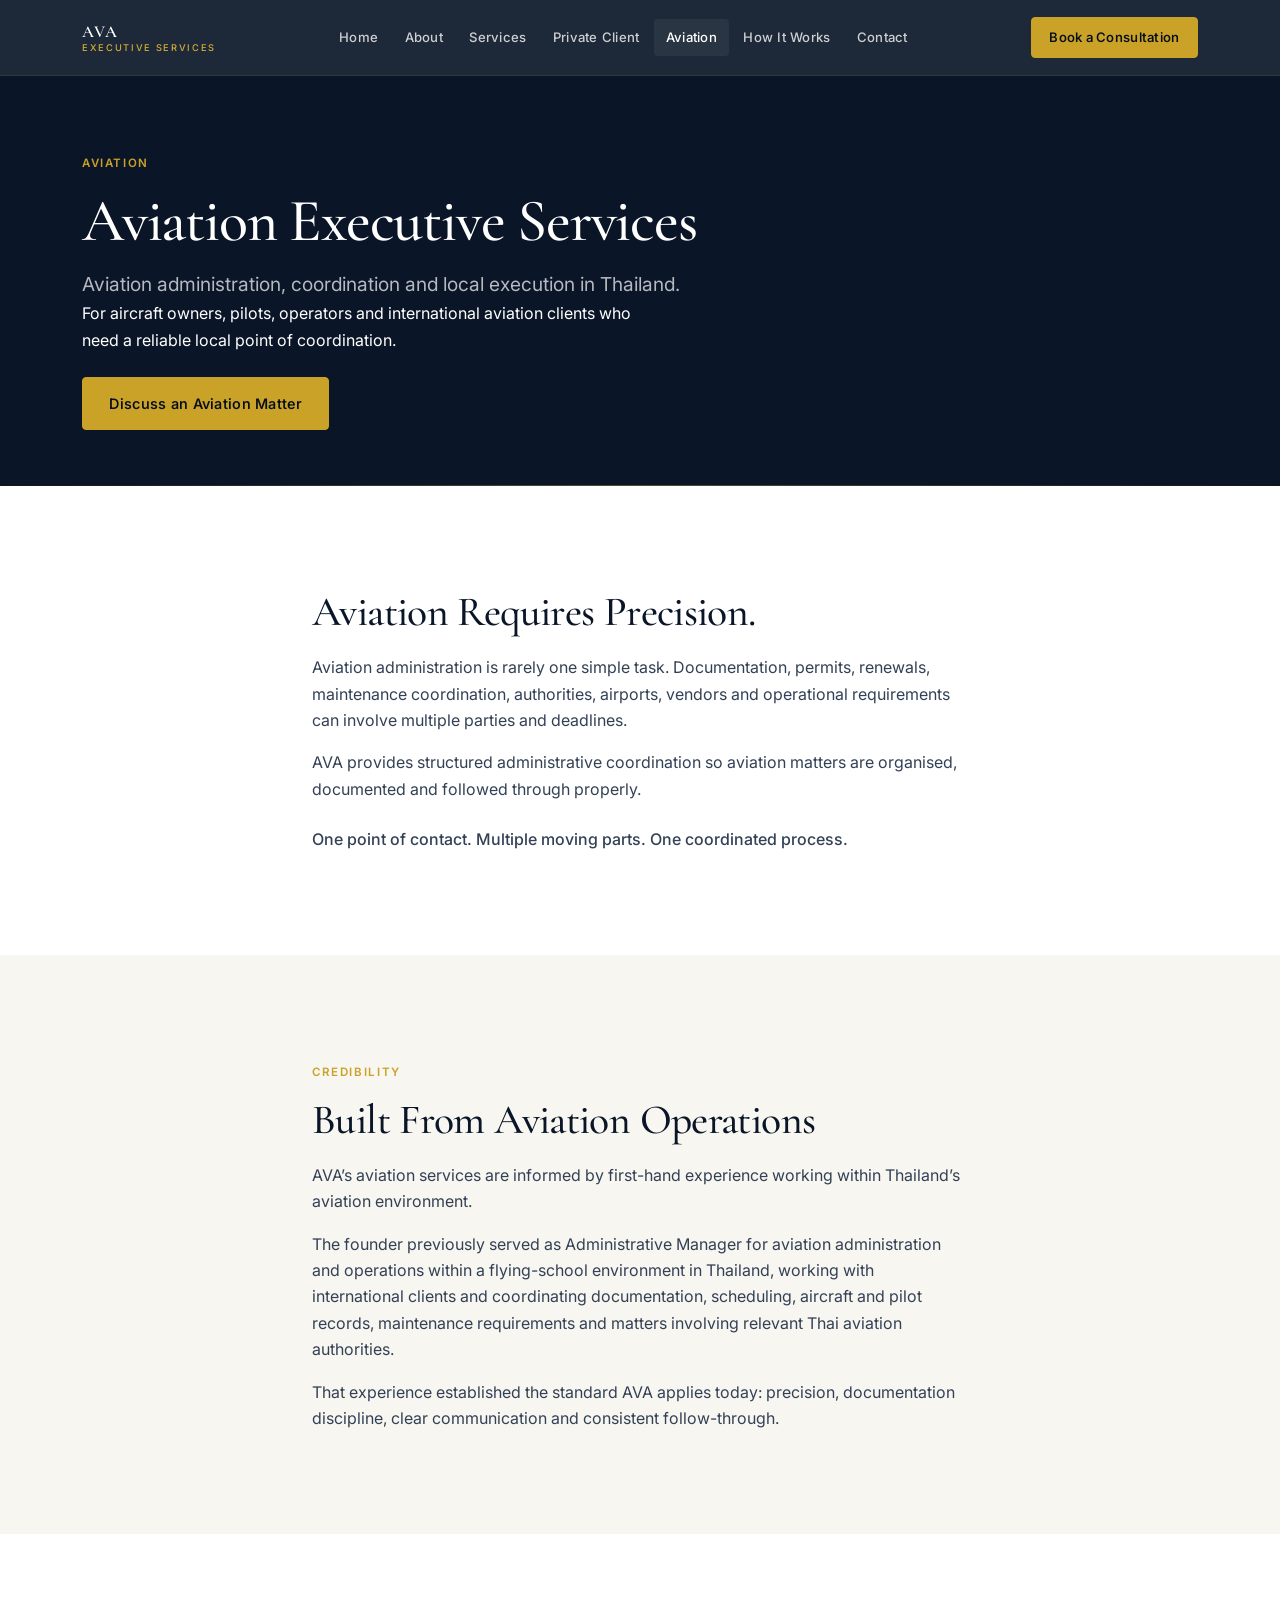
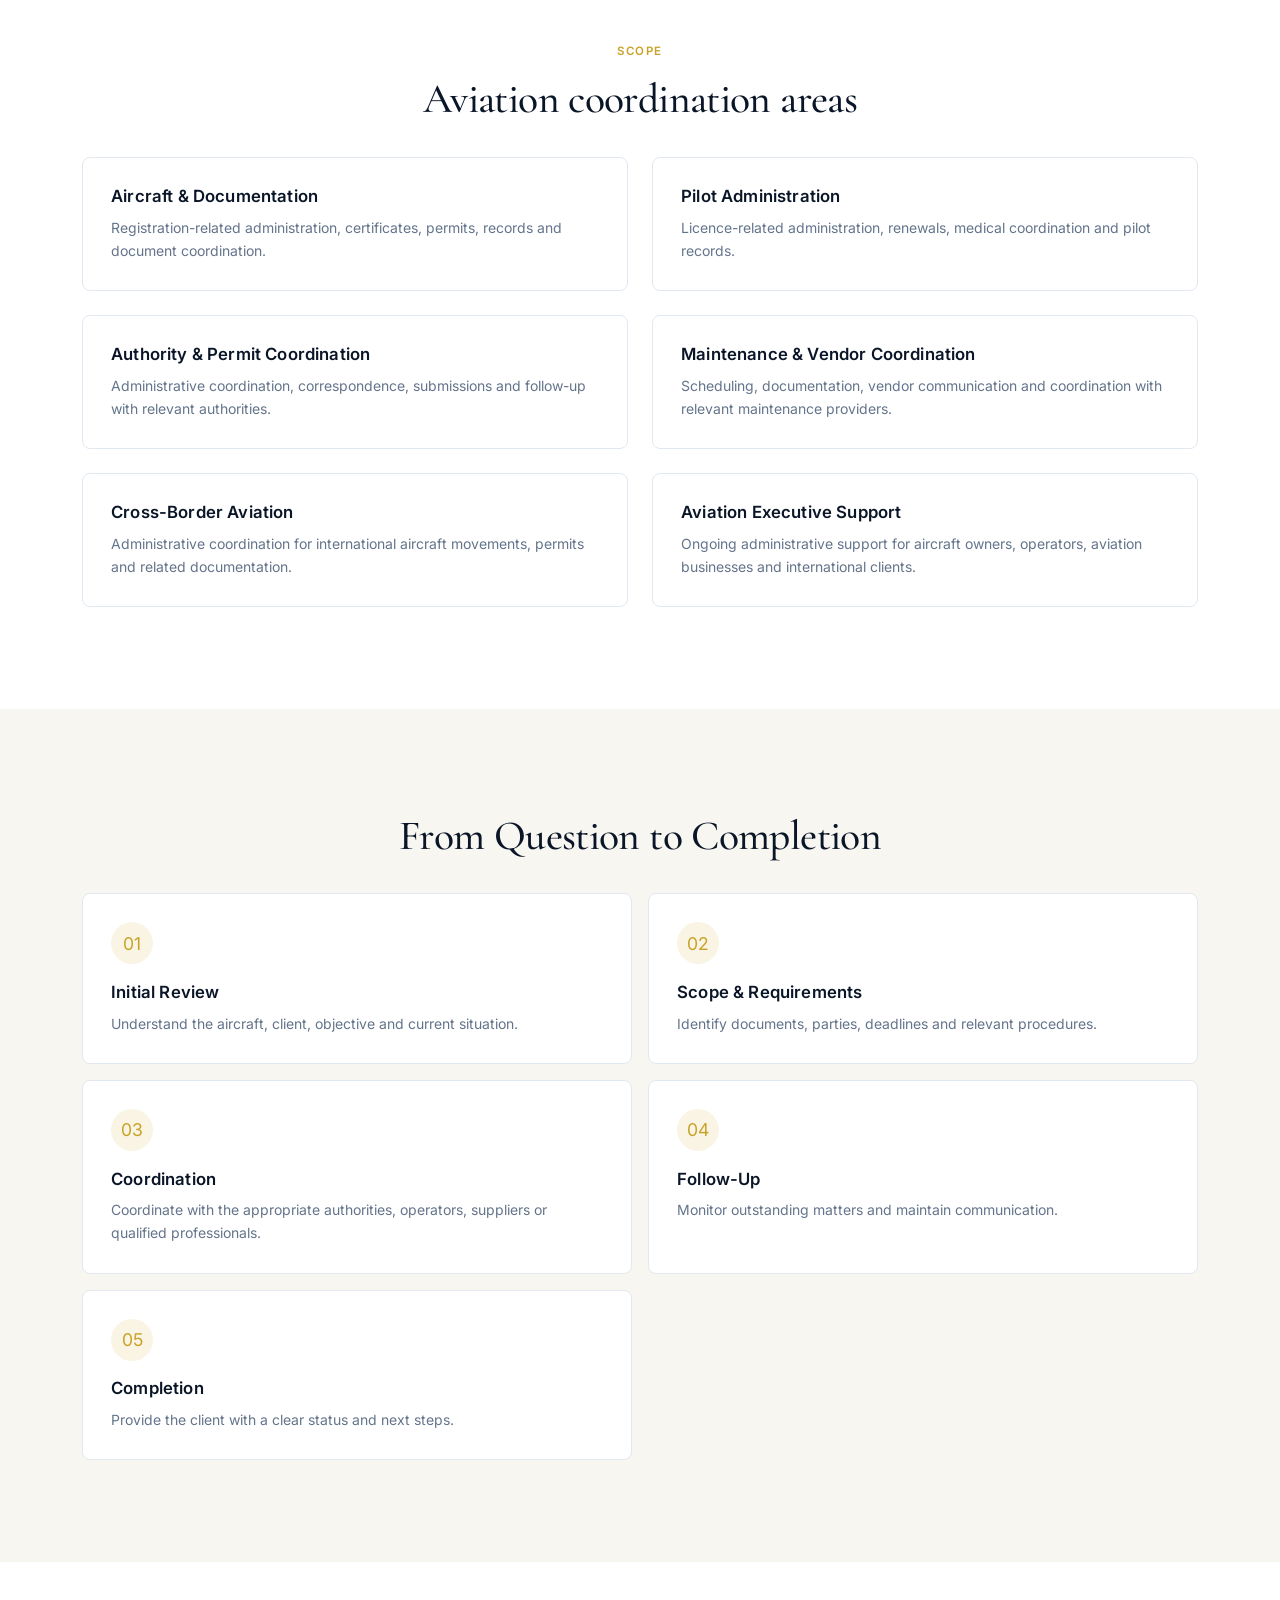
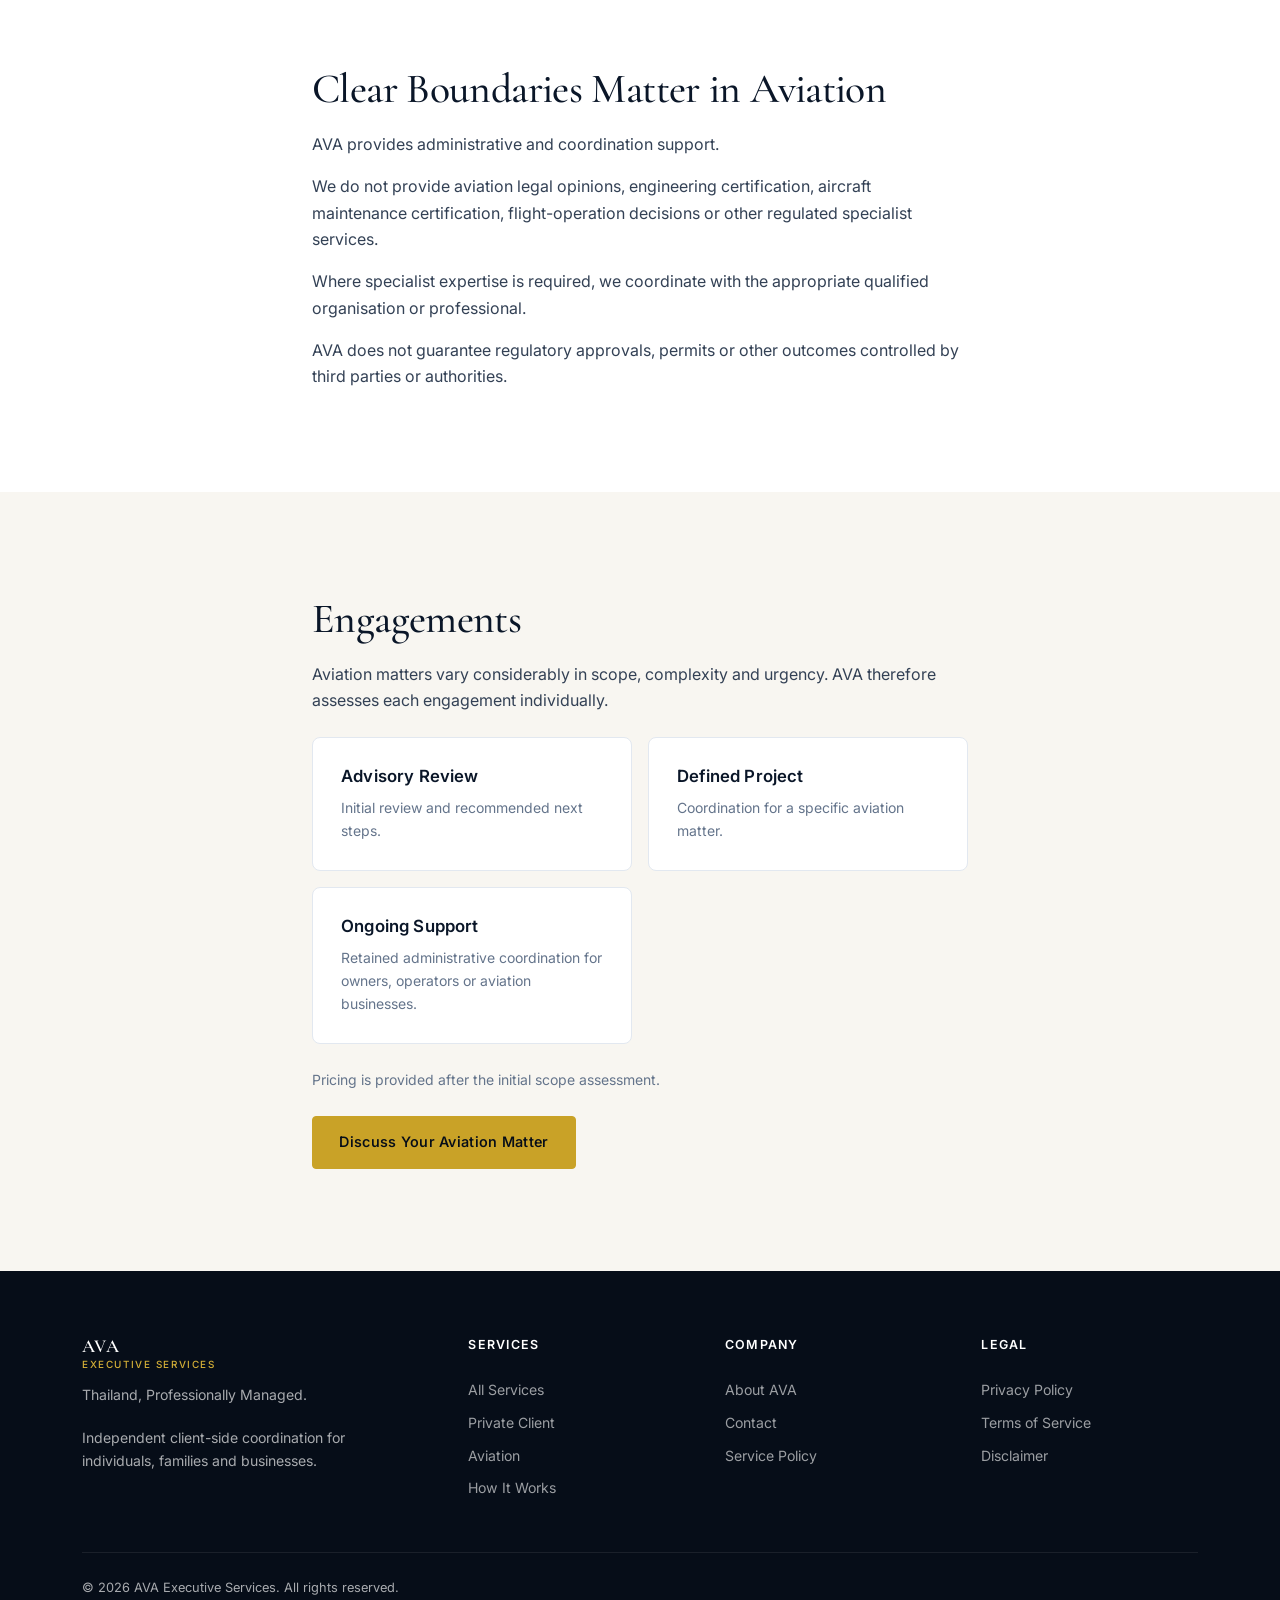
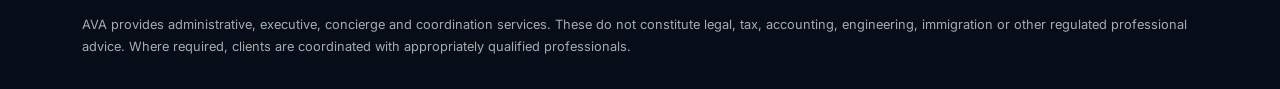
<file: pages/aviation.html>
<!DOCTYPE html>
<html lang="en">
<head>
  <meta charset="UTF-8">
  <meta name="viewport" content="width=device-width, initial-scale=1">
  <title>Aviation Executive Services | AVA Executive Services</title>
  <meta name="description" content="Aviation administration, coordination and local execution in Thailand for aircraft owners, pilots, operators and international aviation clients.">
  <meta name="robots" content="index, follow">
  <link rel="canonical" href="https://www.avaexecutiveservices.com/pages/aviation.html">
  <meta property="og:title" content="Aviation Executive Services | AVA Executive Services">
  <meta property="og:description" content="Aviation administration, coordination and local execution in Thailand for aircraft owners, pilots, operators and international aviation clients.">
  <meta property="og:type" content="website">
  <link rel="icon" href="../images/logo.png" type="image/png">
  <link rel="preconnect" href="https://fonts.googleapis.com">
  <link rel="preconnect" href="https://fonts.gstatic.com" crossorigin>
  <link href="https://fonts.googleapis.com/css2?family=Cormorant+Garamond:wght@400;500;600&family=Inter:wght@400;500;550;600&display=swap" rel="stylesheet">
  <link rel="stylesheet" href="../css/styles.css">
  <!-- Google tag (gtag.js) -->
  <script async src="https://www.googletagmanager.com/gtag/js?id=G-GDE27RD3ZE"></script>
  <script>
    window.dataLayer = window.dataLayer || [];
    function gtag(){dataLayer.push(arguments);}
    gtag('js', new Date());
    gtag('config', 'G-GDE27RD3ZE');
  </script>
</head>
<body>
  <header class="site-header">
    <div class="container nav">
      <a href="../index.html" class="nav__logo" aria-label="AVA Executive Services home">
        <div class="nav__logo-text">AVA<span>Executive Services</span></div>
      </a>
      <nav class="nav__links" aria-label="Primary">
        <a href="../index.html">Home</a>
        <a href="../pages/about.html">About</a>
        <a href="../pages/services.html">Services</a>
        <a href="../pages/private-client.html">Private Client</a>
        <a href="../pages/aviation.html" class="active">Aviation</a>
        <a href="../pages/how-it-works.html">How It Works</a>
        <a href="../pages/contact.html">Contact</a>
      </nav>
      <a href="../pages/contact.html" class="btn btn--primary btn--sm nav__cta">Book a Consultation</a>
      <button class="nav__toggle" type="button" aria-label="Open menu" aria-expanded="false"><span></span><span></span><span></span></button>
    </div>
  </header>
  <div class="mobile-menu" role="dialog" aria-label="Mobile navigation">
    <a href="../index.html">Home</a>
    <a href="../pages/about.html">About</a>
    <a href="../pages/services.html">Services</a>
    <a href="../pages/private-client.html">Private Client</a>
    <a href="../pages/aviation.html">Aviation</a>
    <a href="../pages/how-it-works.html">How It Works</a>
    <a href="../pages/contact.html">Contact</a>
    <a href="../pages/contact.html" class="btn btn--primary">Book a Consultation</a>
  </div>

  <main>
    <header class="page-header">
      <div class="container">
        <span class="eyebrow">Aviation</span>
        <h1 class="h1">Aviation Executive Services</h1>
        <p class="lead">Aviation administration, coordination and local execution in Thailand.</p>
        <p class="mb-3" style="max-width:36rem;">For aircraft owners, pilots, operators and international aviation clients who need a reliable local point of coordination.</p>
        <a href="contact.html?service=aviation" class="btn btn--primary">Discuss an Aviation Matter</a>
      </div>
    </header>

    <section class="section section--white">
      <div class="container" style="max-width:720px;">
        <h2 class="h2 mb-2">Aviation Requires Precision.</h2>
        <p class="mb-2">Aviation administration is rarely one simple task. Documentation, permits, renewals, maintenance coordination, authorities, airports, vendors and operational requirements can involve multiple parties and deadlines.</p>
        <p class="mb-3">AVA provides structured administrative coordination so aviation matters are organised, documented and followed through properly.</p>
        <p class="mb-0" style="font-weight:500;color:var(--navy);">One point of contact. Multiple moving parts. One coordinated process.</p>
      </div>
    </section>

    <section class="section section--ivory">
      <div class="container" style="max-width:720px;">
        <span class="eyebrow">Credibility</span>
        <h2 class="h2 mb-2">Built From Aviation Operations</h2>
        <p class="mb-2">AVA’s aviation services are informed by first-hand experience working within Thailand’s aviation environment.</p>
        <p class="mb-2">The founder previously served as Administrative Manager for aviation administration and operations within a flying-school environment in Thailand, working with international clients and coordinating documentation, scheduling, aircraft and pilot records, maintenance requirements and matters involving relevant Thai aviation authorities.</p>
        <p class="mb-0">That experience established the standard AVA applies today: precision, documentation discipline, clear communication and consistent follow-through.</p>
      </div>
    </section>

    <section class="section section--white">
      <div class="container">
        <div class="text-center mb-4">
          <span class="eyebrow">Scope</span>
          <h2 class="h2">Aviation coordination areas</h2>
        </div>
        <div class="grid-2" style="gap:1.5rem;">
          <article class="card"><h3 class="h4">Aircraft &amp; Documentation</h3><p class="small mt-1">Registration-related administration, certificates, permits, records and document coordination.</p></article>
          <article class="card"><h3 class="h4">Pilot Administration</h3><p class="small mt-1">Licence-related administration, renewals, medical coordination and pilot records.</p></article>
          <article class="card"><h3 class="h4">Authority &amp; Permit Coordination</h3><p class="small mt-1">Administrative coordination, correspondence, submissions and follow-up with relevant authorities.</p></article>
          <article class="card"><h3 class="h4">Maintenance &amp; Vendor Coordination</h3><p class="small mt-1">Scheduling, documentation, vendor communication and coordination with relevant maintenance providers.</p></article>
          <article class="card"><h3 class="h4">Cross-Border Aviation</h3><p class="small mt-1">Administrative coordination for international aircraft movements, permits and related documentation.</p></article>
          <article class="card"><h3 class="h4">Aviation Executive Support</h3><p class="small mt-1">Ongoing administrative support for aircraft owners, operators, aviation businesses and international clients.</p></article>
        </div>
      </div>
    </section>

    <section class="section section--ivory">
      <div class="container">
        <div class="text-center mb-4">
          <h2 class="h2">From Question to Completion</h2>
        </div>
        <div class="grid-2" style="gap:1rem;">
          <div class="card"><div class="card__icon">01</div><h3 class="h4">Initial Review</h3><p class="small mt-1">Understand the aircraft, client, objective and current situation.</p></div>
          <div class="card"><div class="card__icon">02</div><h3 class="h4">Scope &amp; Requirements</h3><p class="small mt-1">Identify documents, parties, deadlines and relevant procedures.</p></div>
          <div class="card"><div class="card__icon">03</div><h3 class="h4">Coordination</h3><p class="small mt-1">Coordinate with the appropriate authorities, operators, suppliers or qualified professionals.</p></div>
          <div class="card"><div class="card__icon">04</div><h3 class="h4">Follow-Up</h3><p class="small mt-1">Monitor outstanding matters and maintain communication.</p></div>
          <div class="card"><div class="card__icon">05</div><h3 class="h4">Completion</h3><p class="small mt-1">Provide the client with a clear status and next steps.</p></div>
        </div>
      </div>
    </section>

    <section class="section section--white">
      <div class="container" style="max-width:720px;">
        <h2 class="h2 mb-2">Clear Boundaries Matter in Aviation</h2>
        <p class="mb-2">AVA provides administrative and coordination support.</p>
        <p class="mb-2">We do not provide aviation legal opinions, engineering certification, aircraft maintenance certification, flight-operation decisions or other regulated specialist services.</p>
        <p class="mb-2">Where specialist expertise is required, we coordinate with the appropriate qualified organisation or professional.</p>
        <p class="mb-0">AVA does not guarantee regulatory approvals, permits or other outcomes controlled by third parties or authorities.</p>
      </div>
    </section>

    <section class="section section--ivory">
      <div class="container" style="max-width:720px;">
        <h2 class="h2 mb-2">Engagements</h2>
        <p class="mb-3">Aviation matters vary considerably in scope, complexity and urgency. AVA therefore assesses each engagement individually.</p>
        <div class="grid-2" style="gap:1rem;">
          <article class="card"><h3 class="h4">Advisory Review</h3><p class="small mt-1">Initial review and recommended next steps.</p></article>
          <article class="card"><h3 class="h4">Defined Project</h3><p class="small mt-1">Coordination for a specific aviation matter.</p></article>
          <article class="card"><h3 class="h4">Ongoing Support</h3><p class="small mt-1">Retained administrative coordination for owners, operators or aviation businesses.</p></article>
        </div>
        <p class="small mt-3 mb-3" style="color:var(--slate-500);">Pricing is provided after the initial scope assessment.</p>
        <a href="contact.html?service=aviation" class="btn btn--primary">Discuss Your Aviation Matter</a>
      </div>
    </section>
  </main>
  <footer class="site-footer">
    <div class="container">
      <div class="footer-grid">
        <div class="footer-brand">
          <div class="footer-logo-text">AVA<span>Executive Services</span></div>
          <p>Thailand, Professionally Managed.</p>
          <p style="margin-top:0.5rem;">Independent client-side coordination for individuals, families and businesses.</p>
        </div>
        <div class="footer-col">
          <h4>Services</h4>
          <a href="../pages/services.html">All Services</a>
          <a href="../pages/private-client.html">Private Client</a>
          <a href="../pages/aviation.html">Aviation</a>
          <a href="../pages/how-it-works.html">How It Works</a>
        </div>
        <div class="footer-col">
          <h4>Company</h4>
          <a href="../pages/about.html">About AVA</a>
          <a href="../pages/contact.html">Contact</a>
          <a href="../pages/service-policy.html">Service Policy</a>
        </div>
        <div class="footer-col">
          <h4>Legal</h4>
          <a href="../pages/privacy.html">Privacy Policy</a>
          <a href="../pages/terms.html">Terms of Service</a>
          <a href="../pages/service-policy.html">Disclaimer</a>
        </div>
      </div>
      <div class="footer-bottom">
        <p>&copy; <span data-year></span> AVA Executive Services. All rights reserved.</p>
        <p>AVA provides administrative, executive, concierge and coordination services. These do not constitute legal, tax, accounting, engineering, immigration or other regulated professional advice. Where required, clients are coordinated with appropriately qualified professionals.</p>
      </div>
    </div>
  </footer>
  <script src="../js/main.js"></script>
</body>
</html>
</file>
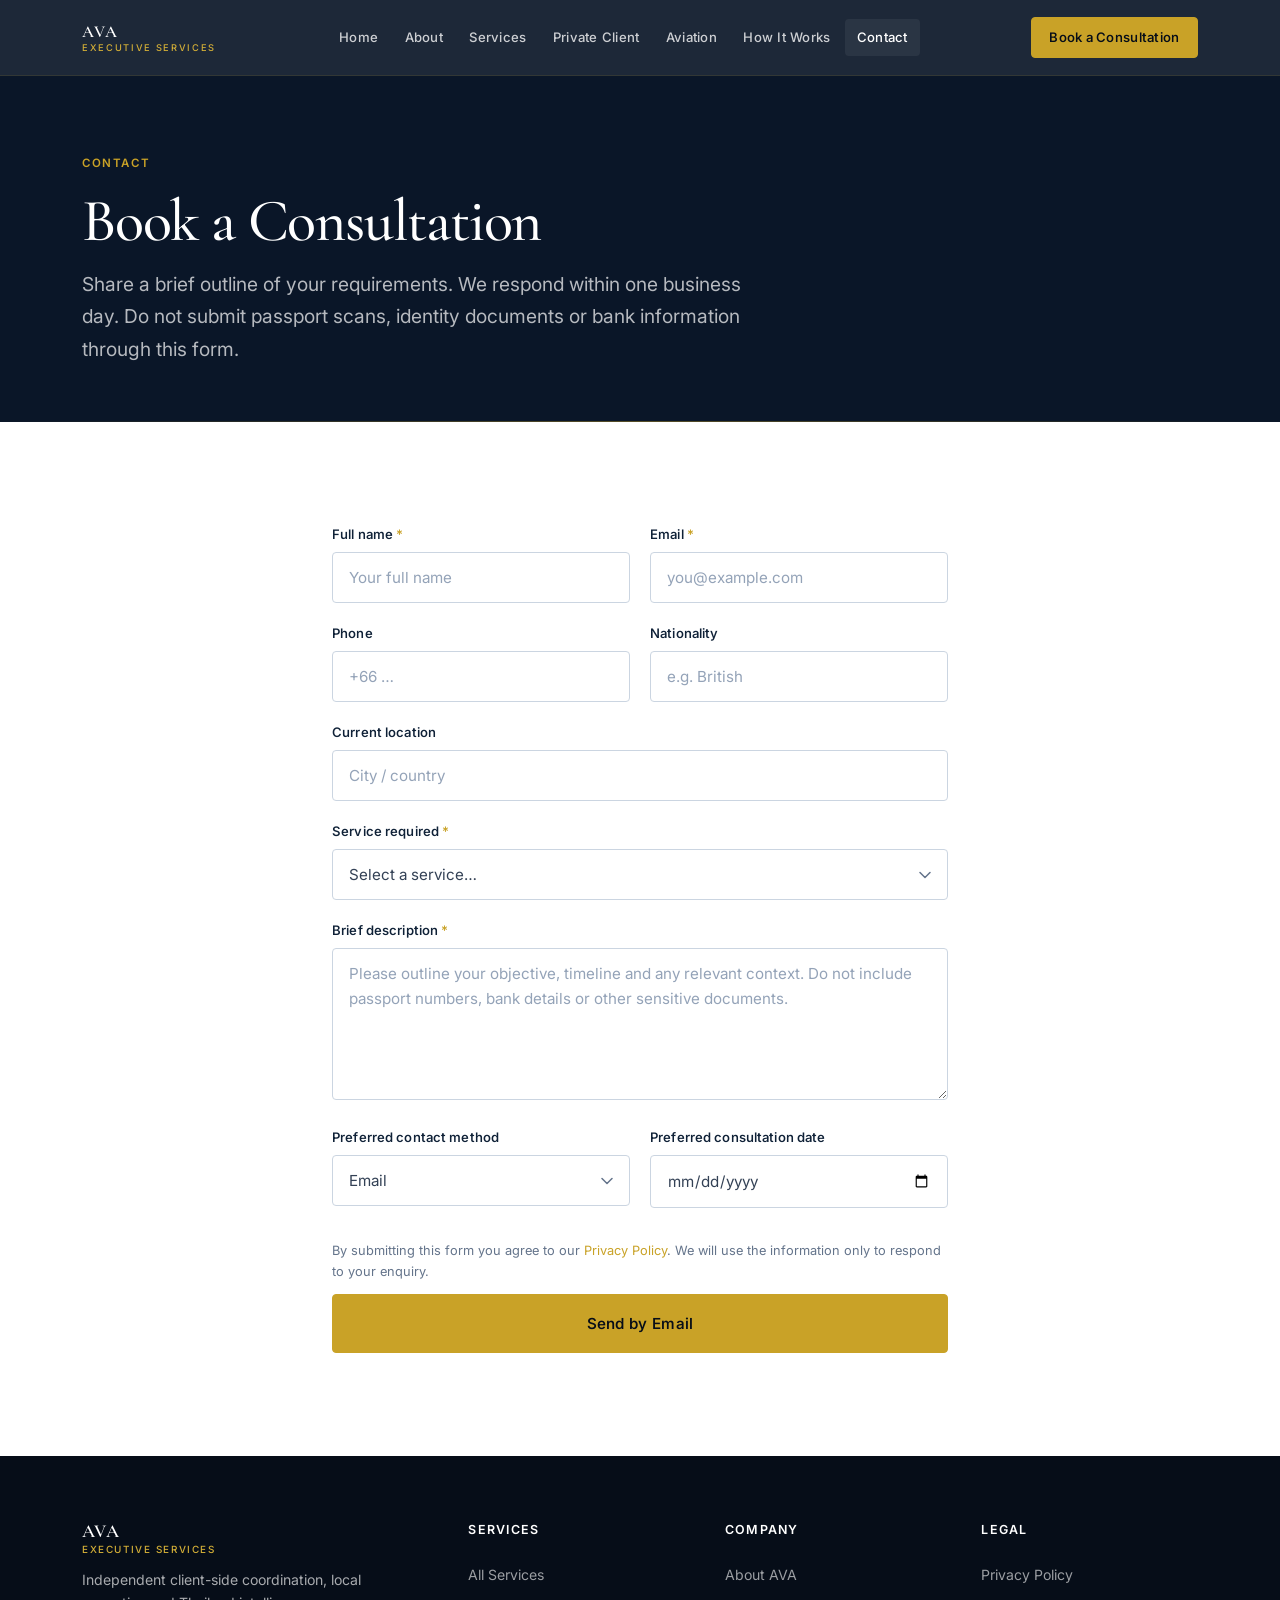
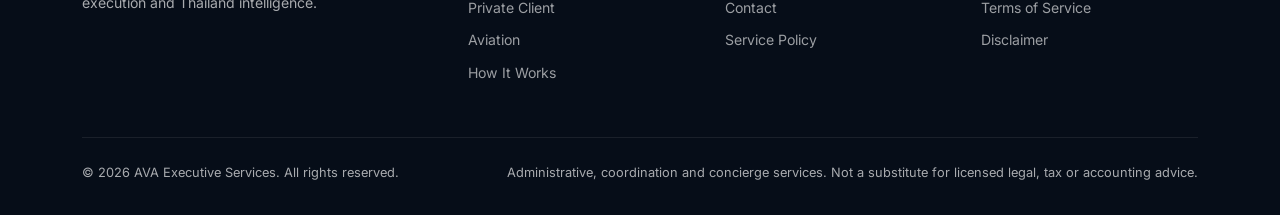
<file: pages/contact.html>
<!DOCTYPE html>
<html lang="en">
<head>
  <meta charset="UTF-8">
  <meta name="viewport" content="width=device-width, initial-scale=1">
  <title>Contact | AVA Executive Services</title>
  <meta name="description" content="Request a confidential consultation with AVA Executive Services. We respond within one business day.">
  <link rel="canonical" href="https://www.avaexecutiveservices.com/pages/contact.html">
  <link rel="icon" href="../images/logo.png" type="image/png">
  <link rel="preconnect" href="https://fonts.googleapis.com">
  <link rel="preconnect" href="https://fonts.gstatic.com" crossorigin>
  <link href="https://fonts.googleapis.com/css2?family=Cormorant+Garamond:wght@400;500;600&family=Inter:wght@400;500;550;600&display=swap" rel="stylesheet">
  <link rel="stylesheet" href="../css/styles.css">
</head>
<body>
  <header class="site-header">
    <div class="container nav">
      <a href="../index.html" class="nav__logo"><div class="nav__logo-text">AVA<span>Executive Services</span></div></a>
      <nav class="nav__links" aria-label="Primary">
        <a href="../index.html">Home</a>
        <a href="about.html">About</a>
        <a href="services.html">Services</a>
        <a href="private-client.html">Private Client</a>
        <a href="aviation.html">Aviation</a>
        <a href="how-it-works.html">How It Works</a>
        <a href="contact.html" class="active">Contact</a>
      </nav>
      <a href="contact.html" class="btn btn--primary btn--sm nav__cta">Book a Consultation</a>
      <button class="nav__toggle" type="button" aria-label="Open menu" aria-expanded="false"><span></span><span></span><span></span></button>
    </div>
  </header>
  <div class="mobile-menu">
    <a href="../index.html">Home</a><a href="about.html">About</a><a href="services.html">Services</a>
    <a href="private-client.html">Private Client</a><a href="aviation.html">Aviation</a>
    <a href="how-it-works.html">How It Works</a><a href="contact.html">Contact</a>
    <a href="contact.html" class="btn btn--primary">Book a Consultation</a>
  </div>

  <main>
    <header class="page-header">
      <div class="container">
        <span class="eyebrow">Contact</span>
        <h1 class="h1">Book a Consultation</h1>
        <p class="lead">Share a brief outline of your requirements. We respond within one business day. Do not submit passport scans, identity documents or bank information through this form.</p>
      </div>
    </header>

    <section class="section section--white">
      <div class="container" style="max-width:680px;">
        <form id="consultation-form" novalidate>
          <div class="form-success" role="status"></div>
          <div class="form-error" role="alert"></div>

          <div class="form-row">
            <div class="form-group">
              <label class="form-label" for="name">Full name <span class="req">*</span></label>
              <input class="form-control" type="text" id="name" name="name" required autocomplete="name" placeholder="Your full name">
            </div>
            <div class="form-group">
              <label class="form-label" for="email">Email <span class="req">*</span></label>
              <input class="form-control" type="email" id="email" name="email" required autocomplete="email" placeholder="you@example.com">
            </div>
          </div>

          <div class="form-row">
            <div class="form-group">
              <label class="form-label" for="phone">Phone</label>
              <input class="form-control" type="tel" id="phone" name="phone" autocomplete="tel" placeholder="+66 …">
            </div>
            <div class="form-group">
              <label class="form-label" for="nationality">Nationality</label>
              <input class="form-control" type="text" id="nationality" name="nationality" placeholder="e.g. British">
            </div>
          </div>

          <div class="form-group">
            <label class="form-label" for="location">Current location</label>
            <input class="form-control" type="text" id="location" name="location" placeholder="City / country">
          </div>

          <div class="form-group">
            <label class="form-label" for="service">Service required <span class="req">*</span></label>
            <select class="form-control" id="service" name="service" required>
              <option value="">Select a service…</option>
              <option value="path-assessment">Thailand Path Assessment</option>
              <option value="visa-strategy">Visa &amp; Residency Strategy</option>
              <option value="dtv">DTV / Digital Nomad Support</option>
              <option value="soft-landing">Thailand Soft Landing</option>
              <option value="relocation">Relocation Essentials / Family / Executive</option>
              <option value="business-launch">Business Launch &amp; Establishment</option>
              <option value="integrity-review">Corporate Integrity Review</option>
              <option value="remediation">Corporate Remediation</option>
              <option value="retainer">Corporate Integrity Retainer</option>
              <option value="professional">Independent Professional Coordination</option>
              <option value="property">Property Transaction Coordination</option>
              <option value="concierge">Executive Concierge</option>
              <option value="trip-design">Thailand Trip Design</option>
              <option value="aviation">Aviation Executive Services</option>
              <option value="private-client">Private Client Support</option>
              <option value="other">Other / General enquiry</option>
            </select>
          </div>

          <div class="form-group">
            <label class="form-label" for="message">Brief description <span class="req">*</span></label>
            <textarea class="form-control" id="message" name="message" required rows="5" placeholder="Please outline your objective, timeline and any relevant context. Do not include passport numbers, bank details or other sensitive documents."></textarea>
          </div>

          <div class="form-row">
            <div class="form-group">
              <label class="form-label" for="contact-method">Preferred contact method</label>
              <select class="form-control" id="contact-method" name="contact_method">
                <option value="email">Email</option>
                <option value="phone">Phone</option>
              </select>
            </div>
            <div class="form-group">
              <label class="form-label" for="preferred-date">Preferred consultation date</label>
              <input class="form-control" type="date" id="preferred-date" name="preferred_date">
            </div>
          </div>

          <p class="form-note">By submitting this form you agree to our <a href="privacy.html" style="color:var(--gold-500);">Privacy Policy</a>. We will use the information only to respond to your enquiry.</p>

          <div class="btn-group" style="margin-top:0.75rem;">
            <button type="submit" class="btn btn--primary btn--lg" style="width:100%;">Send by Email</button>
          </div>
        </form>
      </div>
    </section>
  </main>

  <footer class="site-footer">
    <div class="container">
      <div class="footer-grid">
        <div class="footer-brand">
          <div class="footer-logo-text">AVA<span>Executive Services</span></div>
          <p>Independent client-side coordination, local execution and Thailand intelligence.</p>
        </div>
        <div class="footer-col">
          <h4>Services</h4>
          <a href="services.html">All Services</a>
          <a href="private-client.html">Private Client</a>
          <a href="aviation.html">Aviation</a>
          <a href="how-it-works.html">How It Works</a>
        </div>
        <div class="footer-col">
          <h4>Company</h4>
          <a href="about.html">About AVA</a>
          <a href="contact.html">Contact</a>
          <a href="service-policy.html">Service Policy</a>
        </div>
        <div class="footer-col">
          <h4>Legal</h4>
          <a href="privacy.html">Privacy Policy</a>
          <a href="terms.html">Terms of Service</a>
          <a href="service-policy.html">Disclaimer</a>
        </div>
      </div>
      <div class="footer-bottom">
        <p>&copy; <span data-year></span> AVA Executive Services. All rights reserved.</p>
        <p>Administrative, coordination and concierge services. Not a substitute for licensed legal, tax or accounting advice.</p>
      </div>
    </div>
  </footer>
  <script src="../js/main.js"></script>
  <script>
    // Prefill service from query string
    (function () {
      const params = new URLSearchParams(window.location.search);
      const service = params.get("service");
      if (service) {
        const select = document.getElementById("service");
        if (select) {
          const option = Array.from(select.options).find(o => o.value === service);
          if (option) select.value = service;
        }
      }
    })();
  </script>
</body>
</html>
</file>
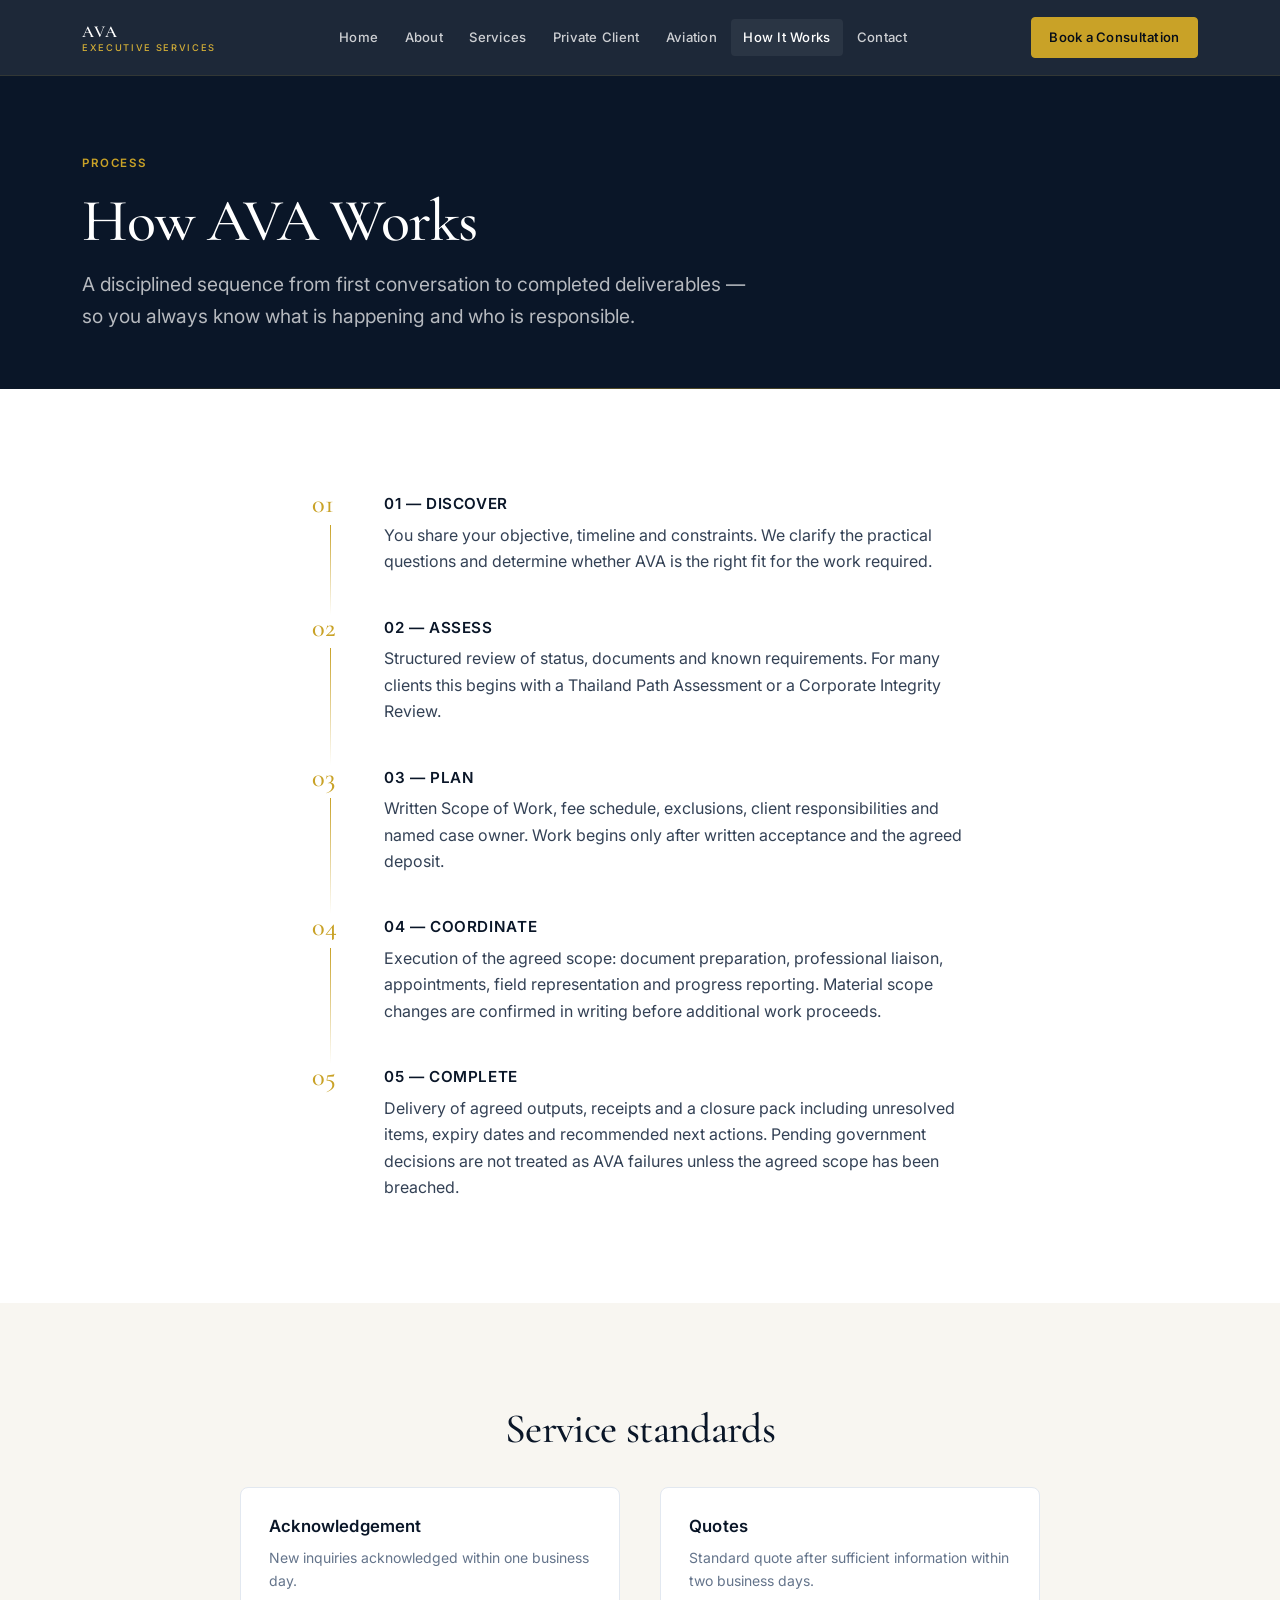
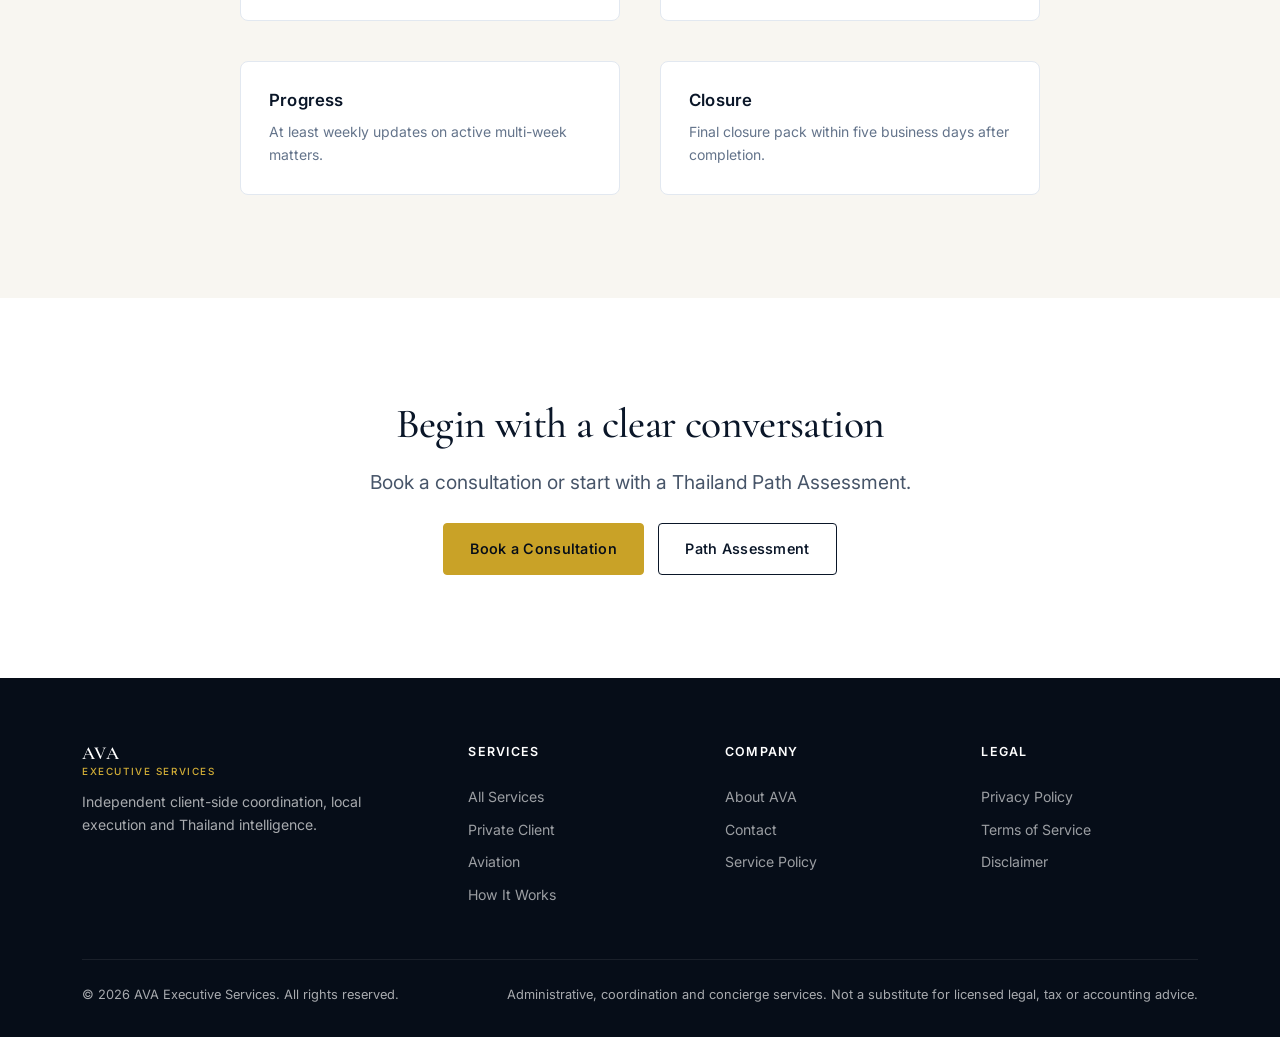
<file: pages/how-it-works.html>
<!DOCTYPE html>
<html lang="en">
<head>
  <meta charset="UTF-8">
  <meta name="viewport" content="width=device-width, initial-scale=1">
  <title>How It Works | AVA Executive Services</title>
  <meta name="description" content="AVA’s five-step process: Discover, Assess, Plan, Coordinate, Complete. Clear scope, named ownership and accountable delivery for every engagement.">
  <link rel="canonical" href="https://www.avaexecutiveservices.com/pages/how-it-works.html">
  <link rel="icon" href="../images/logo.png" type="image/png">
  <link rel="preconnect" href="https://fonts.googleapis.com">
  <link rel="preconnect" href="https://fonts.gstatic.com" crossorigin>
  <link href="https://fonts.googleapis.com/css2?family=Cormorant+Garamond:wght@400;500;600&family=Inter:wght@400;500;550;600&display=swap" rel="stylesheet">
  <link rel="stylesheet" href="../css/styles.css">
</head>
<body>
  <header class="site-header">
    <div class="container nav">
      <a href="../index.html" class="nav__logo"><div class="nav__logo-text">AVA<span>Executive Services</span></div></a>
      <nav class="nav__links" aria-label="Primary">
        <a href="../index.html">Home</a>
        <a href="about.html">About</a>
        <a href="services.html">Services</a>
        <a href="private-client.html">Private Client</a>
        <a href="aviation.html">Aviation</a>
        <a href="how-it-works.html" class="active">How It Works</a>
        <a href="contact.html">Contact</a>
      </nav>
      <a href="contact.html" class="btn btn--primary btn--sm nav__cta">Book a Consultation</a>
      <button class="nav__toggle" type="button" aria-label="Open menu" aria-expanded="false"><span></span><span></span><span></span></button>
    </div>
  </header>
  <div class="mobile-menu">
    <a href="../index.html">Home</a><a href="about.html">About</a><a href="services.html">Services</a>
    <a href="private-client.html">Private Client</a><a href="aviation.html">Aviation</a>
    <a href="how-it-works.html">How It Works</a><a href="contact.html">Contact</a>
    <a href="contact.html" class="btn btn--primary">Book a Consultation</a>
  </div>

  <main>
    <header class="page-header">
      <div class="container">
        <span class="eyebrow">Process</span>
        <h1 class="h1">How AVA Works</h1>
        <p class="lead">A disciplined sequence from first conversation to completed deliverables — so you always know what is happening and who is responsible.</p>
      </div>
    </header>

    <section class="section section--white">
      <div class="container" style="max-width:720px;">
        <div class="process">
          <div class="process__item">
            <div class="process__title">01 — DISCOVER</div>
            <p>You share your objective, timeline and constraints. We clarify the practical questions and determine whether AVA is the right fit for the work required.</p>
          </div>
          <div class="process__item">
            <div class="process__title">02 — ASSESS</div>
            <p>Structured review of status, documents and known requirements. For many clients this begins with a Thailand Path Assessment or a Corporate Integrity Review.</p>
          </div>
          <div class="process__item">
            <div class="process__title">03 — PLAN</div>
            <p>Written Scope of Work, fee schedule, exclusions, client responsibilities and named case owner. Work begins only after written acceptance and the agreed deposit.</p>
          </div>
          <div class="process__item">
            <div class="process__title">04 — COORDINATE</div>
            <p>Execution of the agreed scope: document preparation, professional liaison, appointments, field representation and progress reporting. Material scope changes are confirmed in writing before additional work proceeds.</p>
          </div>
          <div class="process__item">
            <div class="process__title">05 — COMPLETE</div>
            <p>Delivery of agreed outputs, receipts and a closure pack including unresolved items, expiry dates and recommended next actions. Pending government decisions are not treated as AVA failures unless the agreed scope has been breached.</p>
          </div>
        </div>
      </div>
    </section>

    <section class="section section--ivory">
      <div class="container">
        <div class="text-center mb-4">
          <h2 class="h2">Service standards</h2>
        </div>
        <div class="grid-2" style="max-width:800px;margin-inline:auto;">
          <div class="card">
            <h3 class="h4">Acknowledgement</h3>
            <p class="small mt-1">New inquiries acknowledged within one business day.</p>
          </div>
          <div class="card">
            <h3 class="h4">Quotes</h3>
            <p class="small mt-1">Standard quote after sufficient information within two business days.</p>
          </div>
          <div class="card">
            <h3 class="h4">Progress</h3>
            <p class="small mt-1">At least weekly updates on active multi-week matters.</p>
          </div>
          <div class="card">
            <h3 class="h4">Closure</h3>
            <p class="small mt-1">Final closure pack within five business days after completion.</p>
          </div>
        </div>
      </div>
    </section>

    <section class="section section--white">
      <div class="container text-center">
        <h2 class="h2 mb-2">Begin with a clear conversation</h2>
        <p class="lead mx-auto mb-3">Book a consultation or start with a Thailand Path Assessment.</p>
        <div class="btn-group" style="justify-content:center;">
          <a href="contact.html" class="btn btn--primary">Book a Consultation</a>
          <a href="../index.html#path-assessment" class="btn btn--secondary">Path Assessment</a>
        </div>
      </div>
    </section>
  </main>

  <footer class="site-footer">
    <div class="container">
      <div class="footer-grid">
        <div class="footer-brand">
          <div class="footer-logo-text">AVA<span>Executive Services</span></div>
          <p>Independent client-side coordination, local execution and Thailand intelligence.</p>
        </div>
        <div class="footer-col">
          <h4>Services</h4>
          <a href="services.html">All Services</a>
          <a href="private-client.html">Private Client</a>
          <a href="aviation.html">Aviation</a>
          <a href="how-it-works.html">How It Works</a>
        </div>
        <div class="footer-col">
          <h4>Company</h4>
          <a href="about.html">About AVA</a>
          <a href="contact.html">Contact</a>
          <a href="service-policy.html">Service Policy</a>
        </div>
        <div class="footer-col">
          <h4>Legal</h4>
          <a href="privacy.html">Privacy Policy</a>
          <a href="terms.html">Terms of Service</a>
          <a href="service-policy.html">Disclaimer</a>
        </div>
      </div>
      <div class="footer-bottom">
        <p>&copy; <span data-year></span> AVA Executive Services. All rights reserved.</p>
        <p>Administrative, coordination and concierge services. Not a substitute for licensed legal, tax or accounting advice.</p>
      </div>
    </div>
  </footer>
  <script src="../js/main.js"></script>
</body>
</html>
</file>
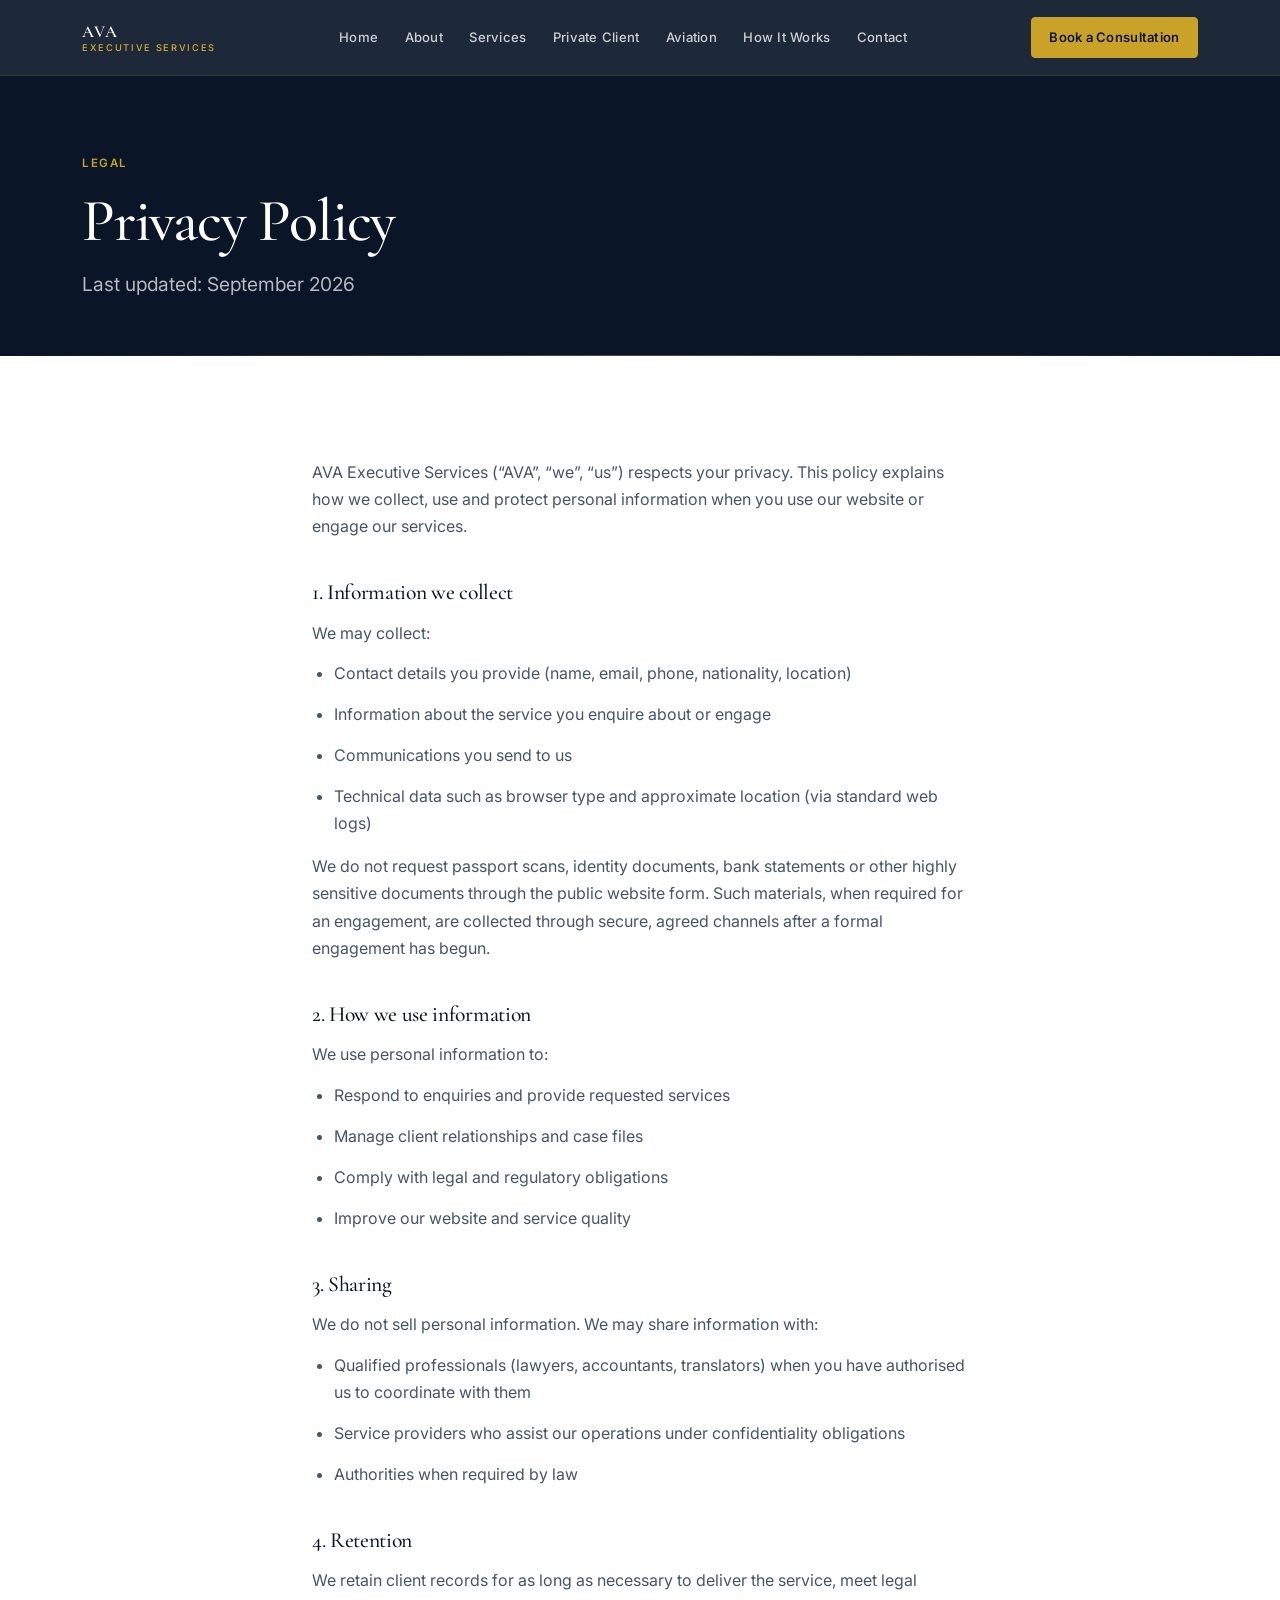
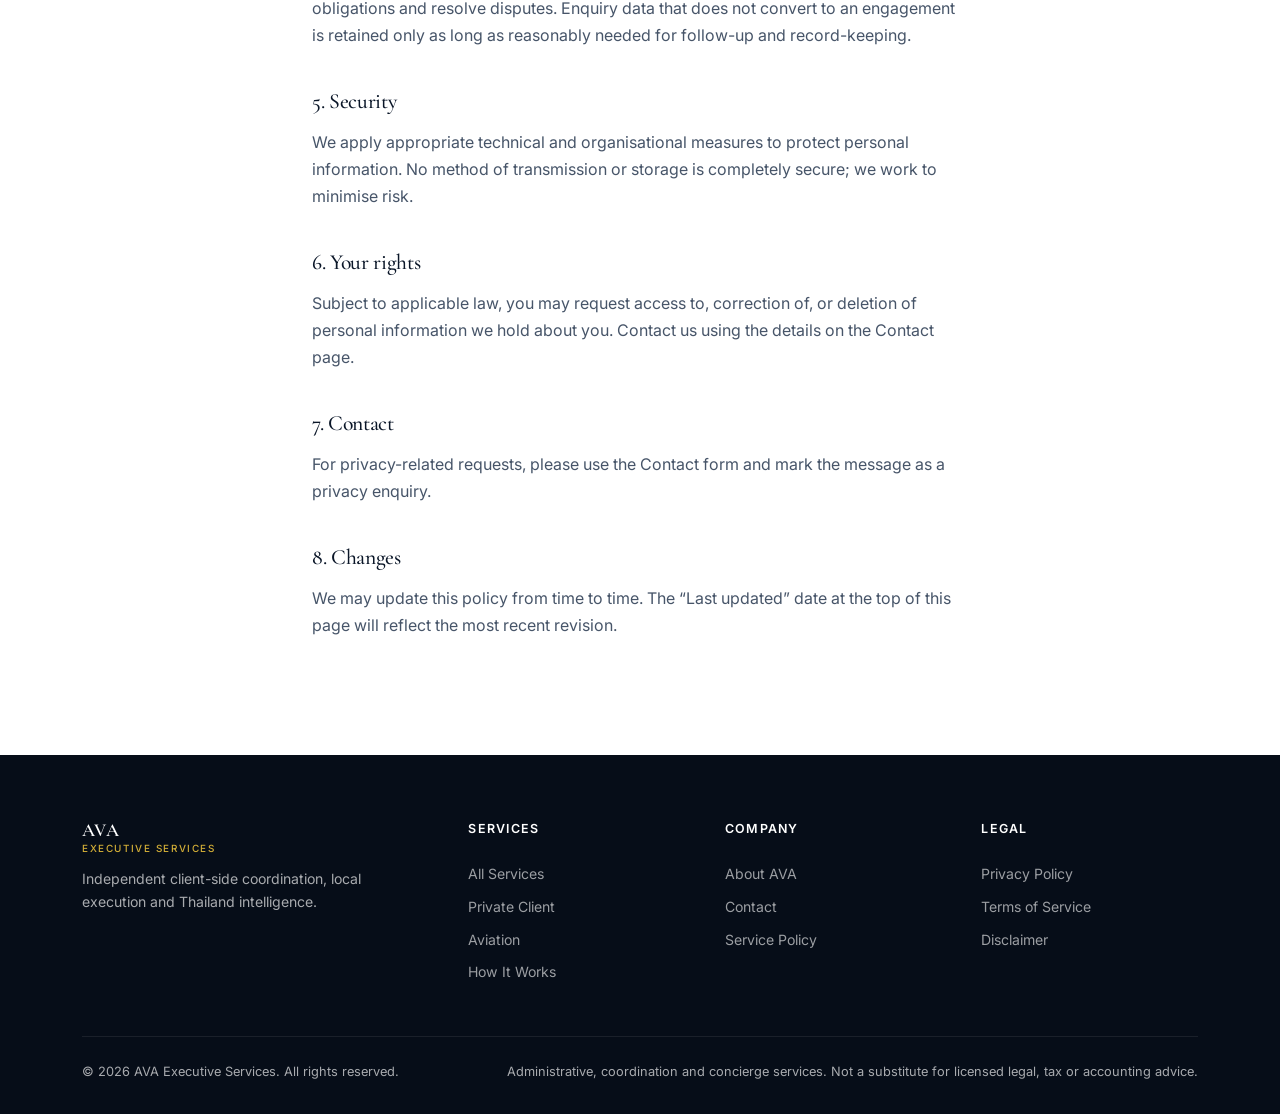
<file: pages/privacy.html>
<!DOCTYPE html>
<html lang="en">
<head>
  <meta charset="UTF-8">
  <meta name="viewport" content="width=device-width, initial-scale=1">
  <title>Privacy Policy | AVA Executive Services</title>
  <meta name="description" content="Privacy Policy for AVA Executive Services. How we collect, use and protect personal information.">
  <meta name="robots" content="noindex">
  <link rel="icon" href="../images/logo.png" type="image/png">
  <link rel="preconnect" href="https://fonts.googleapis.com">
  <link rel="preconnect" href="https://fonts.gstatic.com" crossorigin>
  <link href="https://fonts.googleapis.com/css2?family=Cormorant+Garamond:wght@400;500;600&family=Inter:wght@400;500;550;600&display=swap" rel="stylesheet">
  <link rel="stylesheet" href="../css/styles.css">
</head>
<body>
  <header class="site-header">
    <div class="container nav">
      <a href="../index.html" class="nav__logo"><div class="nav__logo-text">AVA<span>Executive Services</span></div></a>
      <nav class="nav__links" aria-label="Primary">
        <a href="../index.html">Home</a>
        <a href="about.html">About</a>
        <a href="services.html">Services</a>
        <a href="private-client.html">Private Client</a>
        <a href="aviation.html">Aviation</a>
        <a href="how-it-works.html">How It Works</a>
        <a href="contact.html">Contact</a>
      </nav>
      <a href="contact.html" class="btn btn--primary btn--sm nav__cta">Book a Consultation</a>
      <button class="nav__toggle" type="button" aria-label="Open menu" aria-expanded="false"><span></span><span></span><span></span></button>
    </div>
  </header>
  <div class="mobile-menu">
    <a href="../index.html">Home</a><a href="about.html">About</a><a href="services.html">Services</a>
    <a href="private-client.html">Private Client</a><a href="aviation.html">Aviation</a>
    <a href="how-it-works.html">How It Works</a><a href="contact.html">Contact</a>
    <a href="contact.html" class="btn btn--primary">Book a Consultation</a>
  </div>

  <main>
    <header class="page-header">
      <div class="container">
        <span class="eyebrow">Legal</span>
        <h1 class="h1">Privacy Policy</h1>
        <p class="lead">Last updated: September 2026</p>
      </div>
    </header>

    <section class="section section--white">
      <div class="container legal-content">
        <p>AVA Executive Services (“AVA”, “we”, “us”) respects your privacy. This policy explains how we collect, use and protect personal information when you use our website or engage our services.</p>

        <h2>1. Information we collect</h2>
        <p>We may collect:</p>
        <ul>
          <li>Contact details you provide (name, email, phone, nationality, location)</li>
          <li>Information about the service you enquire about or engage</li>
          <li>Communications you send to us</li>
          <li>Technical data such as browser type and approximate location (via standard web logs)</li>
        </ul>
        <p>We do not request passport scans, identity documents, bank statements or other highly sensitive documents through the public website form. Such materials, when required for an engagement, are collected through secure, agreed channels after a formal engagement has begun.</p>

        <h2>2. How we use information</h2>
        <p>We use personal information to:</p>
        <ul>
          <li>Respond to enquiries and provide requested services</li>
          <li>Manage client relationships and case files</li>
          <li>Comply with legal and regulatory obligations</li>
          <li>Improve our website and service quality</li>
        </ul>

        <h2>3. Sharing</h2>
        <p>We do not sell personal information. We may share information with:</p>
        <ul>
          <li>Qualified professionals (lawyers, accountants, translators) when you have authorised us to coordinate with them</li>
          <li>Service providers who assist our operations under confidentiality obligations</li>
          <li>Authorities when required by law</li>
        </ul>

        <h2>4. Retention</h2>
        <p>We retain client records for as long as necessary to deliver the service, meet legal obligations and resolve disputes. Enquiry data that does not convert to an engagement is retained only as long as reasonably needed for follow-up and record-keeping.</p>

        <h2>5. Security</h2>
        <p>We apply appropriate technical and organisational measures to protect personal information. No method of transmission or storage is completely secure; we work to minimise risk.</p>

        <h2>6. Your rights</h2>
        <p>Subject to applicable law, you may request access to, correction of, or deletion of personal information we hold about you. Contact us using the details on the Contact page.</p>

        <h2>7. Contact</h2>
        <p>For privacy-related requests, please use the Contact form and mark the message as a privacy enquiry.</p>

        <h2>8. Changes</h2>
        <p>We may update this policy from time to time. The “Last updated” date at the top of this page will reflect the most recent revision.</p>
      </div>
    </section>
  </main>

  <footer class="site-footer">
    <div class="container">
      <div class="footer-grid">
        <div class="footer-brand">
          <div class="footer-logo-text">AVA<span>Executive Services</span></div>
          <p>Independent client-side coordination, local execution and Thailand intelligence.</p>
        </div>
        <div class="footer-col">
          <h4>Services</h4>
          <a href="services.html">All Services</a>
          <a href="private-client.html">Private Client</a>
          <a href="aviation.html">Aviation</a>
          <a href="how-it-works.html">How It Works</a>
        </div>
        <div class="footer-col">
          <h4>Company</h4>
          <a href="about.html">About AVA</a>
          <a href="contact.html">Contact</a>
          <a href="service-policy.html">Service Policy</a>
        </div>
        <div class="footer-col">
          <h4>Legal</h4>
          <a href="privacy.html">Privacy Policy</a>
          <a href="terms.html">Terms of Service</a>
          <a href="service-policy.html">Disclaimer</a>
        </div>
      </div>
      <div class="footer-bottom">
        <p>&copy; <span data-year></span> AVA Executive Services. All rights reserved.</p>
        <p>Administrative, coordination and concierge services. Not a substitute for licensed legal, tax or accounting advice.</p>
      </div>
    </div>
  </footer>
  <script src="../js/main.js"></script>
</body>
</html>
</file>
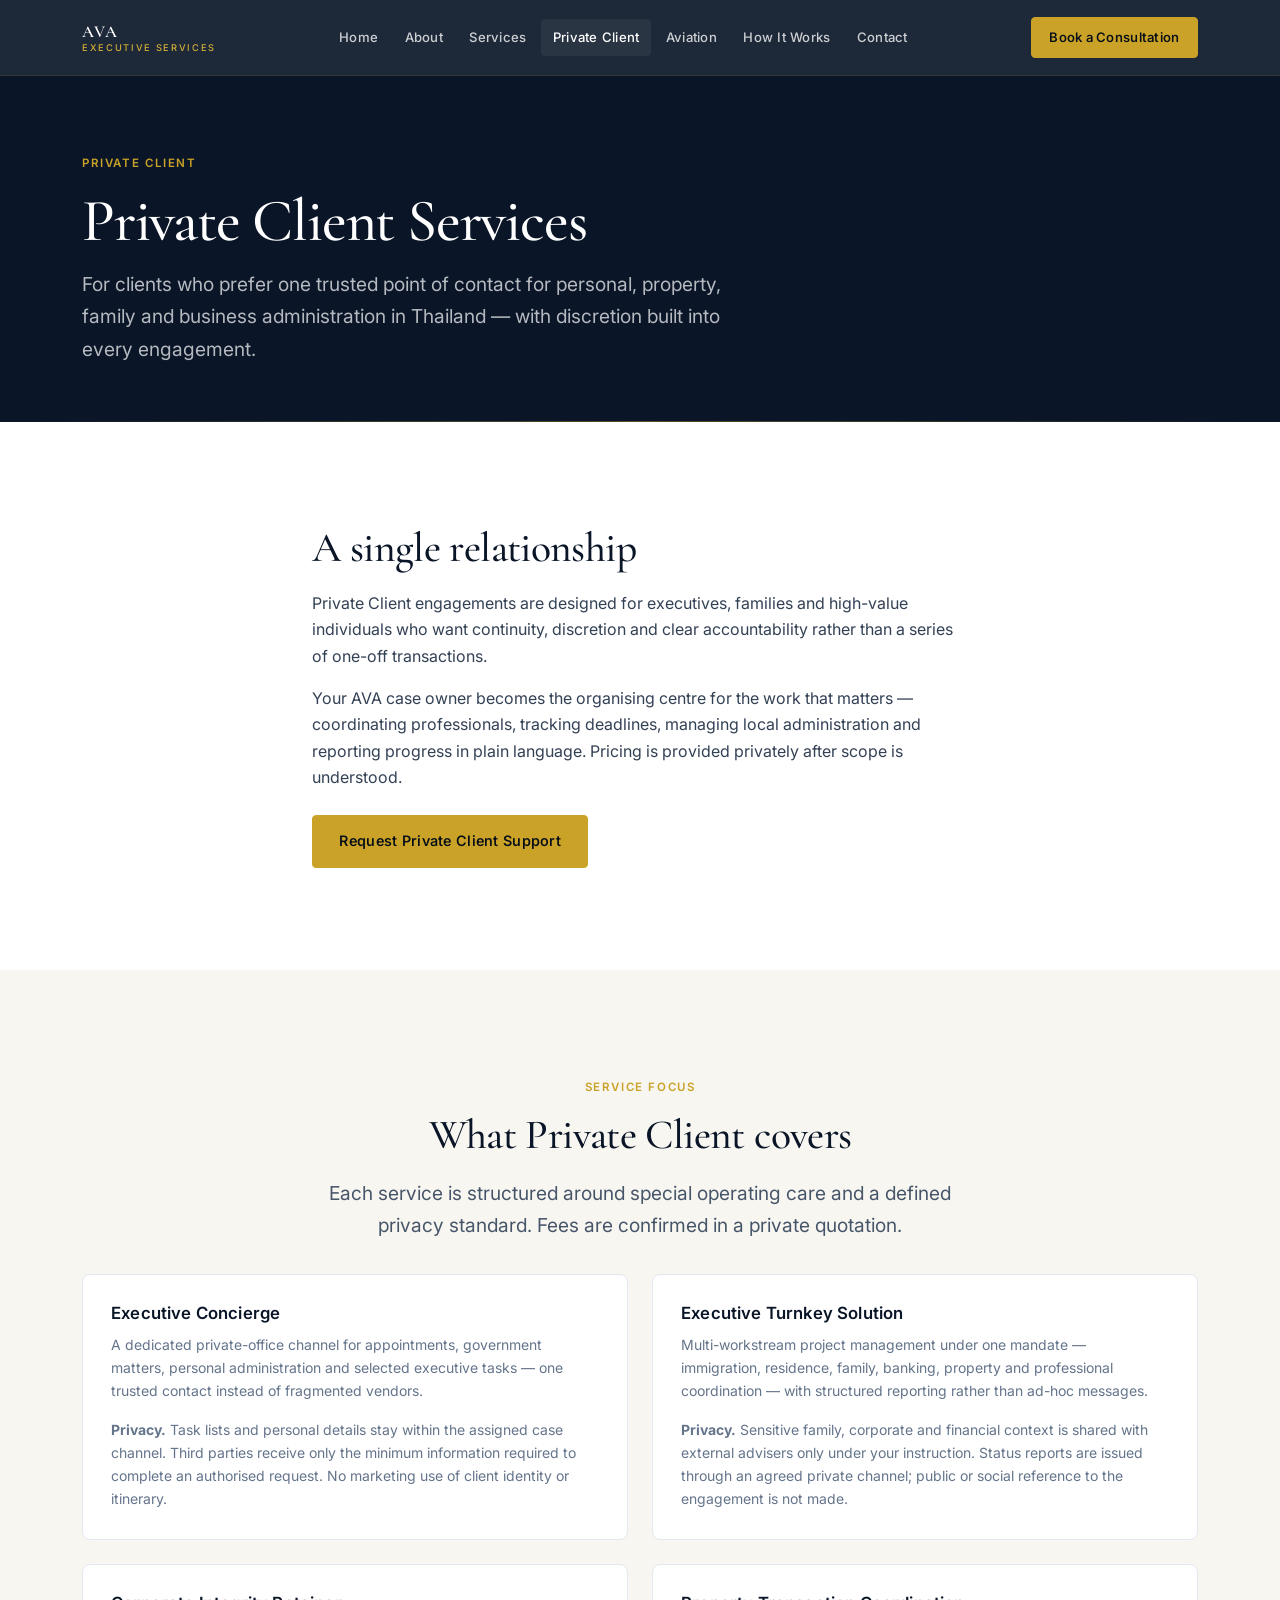
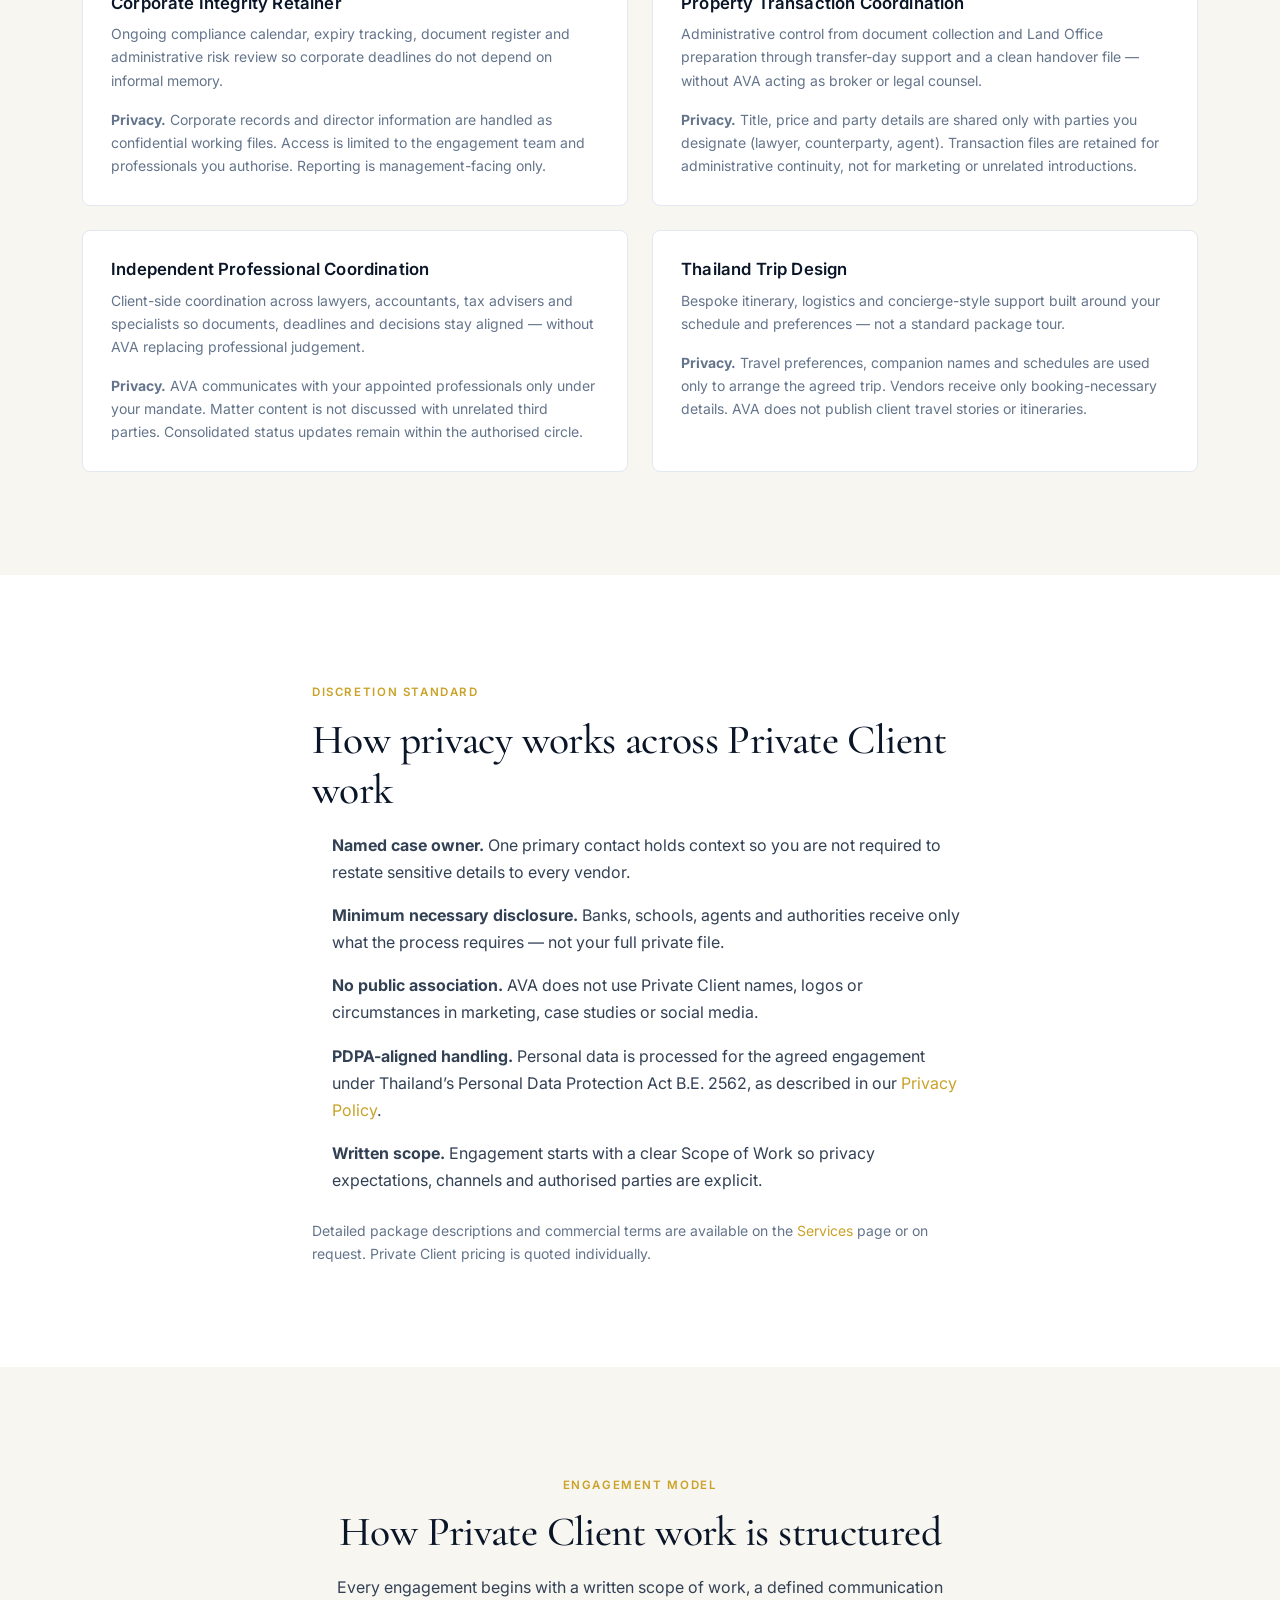
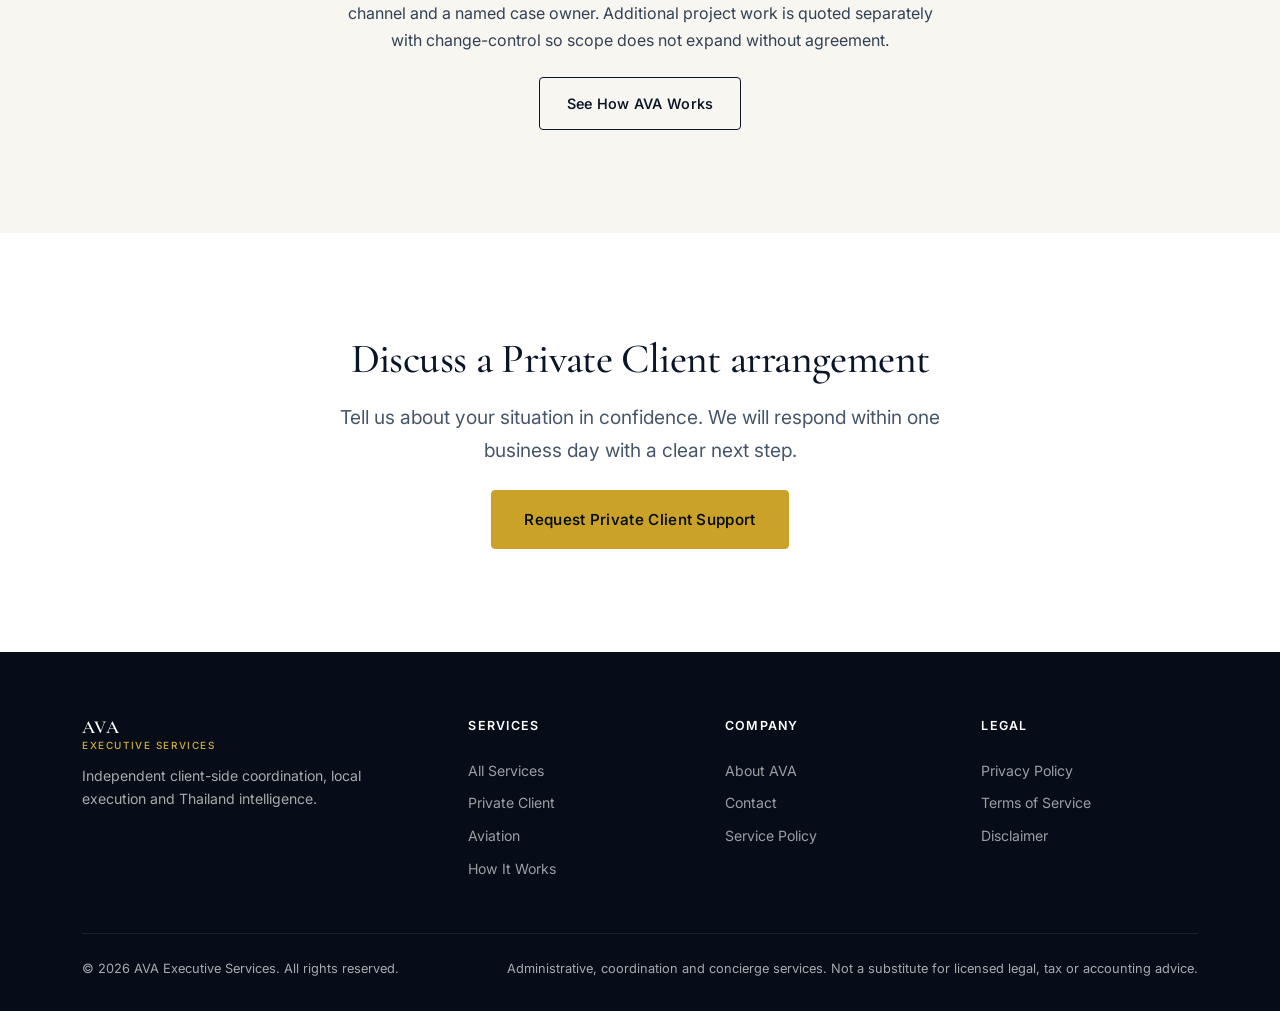
<file: pages/private-client.html>
<!DOCTYPE html>
<html lang="en">
<head>
  <meta charset="UTF-8">
  <meta name="viewport" content="width=device-width, initial-scale=1">
  <title>Private Client Services | AVA Executive Services</title>
  <meta name="description" content="Private Client Services for individuals and families who prefer one trusted point of contact for personal, property, family and business administration in Thailand. Discretion-first engagement.">
  <link rel="canonical" href="https://www.avaexecutiveservices.com/pages/private-client.html">
  <link rel="icon" href="../images/logo.png" type="image/png">
  <link rel="preconnect" href="https://fonts.googleapis.com">
  <link rel="preconnect" href="https://fonts.gstatic.com" crossorigin>
  <link href="https://fonts.googleapis.com/css2?family=Cormorant+Garamond:wght@400;500;600&family=Inter:wght@400;500;550;600&display=swap" rel="stylesheet">
  <link rel="stylesheet" href="../css/styles.css">
</head>
<body>
  <header class="site-header">
    <div class="container nav">
      <a href="../index.html" class="nav__logo"><div class="nav__logo-text">AVA<span>Executive Services</span></div></a>
      <nav class="nav__links" aria-label="Primary">
        <a href="../index.html">Home</a>
        <a href="about.html">About</a>
        <a href="services.html">Services</a>
        <a href="private-client.html" class="active">Private Client</a>
        <a href="aviation.html">Aviation</a>
        <a href="how-it-works.html">How It Works</a>
        <a href="contact.html">Contact</a>
      </nav>
      <a href="contact.html" class="btn btn--primary btn--sm nav__cta">Book a Consultation</a>
      <button class="nav__toggle" type="button" aria-label="Open menu" aria-expanded="false"><span></span><span></span><span></span></button>
    </div>
  </header>
  <div class="mobile-menu">
    <a href="../index.html">Home</a><a href="about.html">About</a><a href="services.html">Services</a>
    <a href="private-client.html">Private Client</a><a href="aviation.html">Aviation</a>
    <a href="how-it-works.html">How It Works</a><a href="contact.html">Contact</a>
    <a href="contact.html" class="btn btn--primary">Book a Consultation</a>
  </div>

  <main>
    <header class="page-header">
      <div class="container">
        <span class="eyebrow">Private Client</span>
        <h1 class="h1">Private Client Services</h1>
        <p class="lead">For clients who prefer one trusted point of contact for personal, property, family and business administration in Thailand — with discretion built into every engagement.</p>
      </div>
    </header>

    <section class="section section--white">
      <div class="container" style="max-width:720px;">
        <h2 class="h2 mb-2">A single relationship</h2>
        <p class="mb-2">Private Client engagements are designed for executives, families and high-value individuals who want continuity, discretion and clear accountability rather than a series of one-off transactions.</p>
        <p class="mb-3">Your AVA case owner becomes the organising centre for the work that matters — coordinating professionals, tracking deadlines, managing local administration and reporting progress in plain language. Pricing is provided privately after scope is understood.</p>
        <a href="contact.html?service=private-client" class="btn btn--primary">Request Private Client Support</a>
      </div>
    </section>

    <section class="section section--ivory">
      <div class="container">
        <div class="text-center mb-4">
          <span class="eyebrow">Service focus</span>
          <h2 class="h2 mb-2">What Private Client covers</h2>
          <p class="lead mx-auto" style="max-width:640px;">Each service is structured around special operating care and a defined privacy standard. Fees are confirmed in a private quotation.</p>
        </div>

        <div class="grid-2" style="gap:1.5rem;">
          <article class="card">
            <h3 class="h4">Executive Concierge</h3>
            <p class="small mt-1 mb-2">A dedicated private-office channel for appointments, government matters, personal administration and selected executive tasks — one trusted contact instead of fragmented vendors.</p>
            <p class="small mt-2 mb-0" style="color:var(--slate-500);"><strong>Privacy.</strong> Task lists and personal details stay within the assigned case channel. Third parties receive only the minimum information required to complete an authorised request. No marketing use of client identity or itinerary.</p>
          </article>

          <article class="card">
            <h3 class="h4">Executive Turnkey Solution</h3>
            <p class="small mt-1 mb-2">Multi-workstream project management under one mandate — immigration, residence, family, banking, property and professional coordination — with structured reporting rather than ad-hoc messages.</p>
            <p class="small mt-2 mb-0" style="color:var(--slate-500);"><strong>Privacy.</strong> Sensitive family, corporate and financial context is shared with external advisers only under your instruction. Status reports are issued through an agreed private channel; public or social reference to the engagement is not made.</p>
          </article>

          <article class="card">
            <h3 class="h4">Corporate Integrity Retainer</h3>
            <p class="small mt-1 mb-2">Ongoing compliance calendar, expiry tracking, document register and administrative risk review so corporate deadlines do not depend on informal memory.</p>
            <p class="small mt-2 mb-0" style="color:var(--slate-500);"><strong>Privacy.</strong> Corporate records and director information are handled as confidential working files. Access is limited to the engagement team and professionals you authorise. Reporting is management-facing only.</p>
          </article>

          <article class="card">
            <h3 class="h4">Property Transaction Coordination</h3>
            <p class="small mt-1 mb-2">Administrative control from document collection and Land Office preparation through transfer-day support and a clean handover file — without AVA acting as broker or legal counsel.</p>
            <p class="small mt-2 mb-0" style="color:var(--slate-500);"><strong>Privacy.</strong> Title, price and party details are shared only with parties you designate (lawyer, counterparty, agent). Transaction files are retained for administrative continuity, not for marketing or unrelated introductions.</p>
          </article>

          <article class="card">
            <h3 class="h4">Independent Professional Coordination</h3>
            <p class="small mt-1 mb-2">Client-side coordination across lawyers, accountants, tax advisers and specialists so documents, deadlines and decisions stay aligned — without AVA replacing professional judgement.</p>
            <p class="small mt-2 mb-0" style="color:var(--slate-500);"><strong>Privacy.</strong> AVA communicates with your appointed professionals only under your mandate. Matter content is not discussed with unrelated third parties. Consolidated status updates remain within the authorised circle.</p>
          </article>

          <article class="card">
            <h3 class="h4">Thailand Trip Design</h3>
            <p class="small mt-1 mb-2">Bespoke itinerary, logistics and concierge-style support built around your schedule and preferences — not a standard package tour.</p>
            <p class="small mt-2 mb-0" style="color:var(--slate-500);"><strong>Privacy.</strong> Travel preferences, companion names and schedules are used only to arrange the agreed trip. Vendors receive only booking-necessary details. AVA does not publish client travel stories or itineraries.</p>
          </article>
        </div>
      </div>
    </section>

    <section class="section section--white">
      <div class="container" style="max-width:720px;">
        <span class="eyebrow">Discretion standard</span>
        <h2 class="h2 mb-2">How privacy works across Private Client work</h2>
        <ul class="mb-3" style="padding-left:1.25rem; line-height:1.7;">
          <li class="mb-2"><strong>Named case owner.</strong> One primary contact holds context so you are not required to restate sensitive details to every vendor.</li>
          <li class="mb-2"><strong>Minimum necessary disclosure.</strong> Banks, schools, agents and authorities receive only what the process requires — not your full private file.</li>
          <li class="mb-2"><strong>No public association.</strong> AVA does not use Private Client names, logos or circumstances in marketing, case studies or social media.</li>
          <li class="mb-2"><strong>PDPA-aligned handling.</strong> Personal data is processed for the agreed engagement under Thailand’s Personal Data Protection Act B.E. 2562, as described in our <a href="privacy.html" style="color:var(--gold-500);">Privacy Policy</a>.</li>
          <li class="mb-2"><strong>Written scope.</strong> Engagement starts with a clear Scope of Work so privacy expectations, channels and authorised parties are explicit.</li>
        </ul>
        <p class="small mb-0" style="color:var(--slate-500);">Detailed package descriptions and commercial terms are available on the <a href="services.html" style="color:var(--gold-500);">Services</a> page or on request. Private Client pricing is quoted individually.</p>
      </div>
    </section>

    <section class="section section--ivory">
      <div class="container" style="max-width:680px;text-align:center;">
        <span class="eyebrow">Engagement model</span>
        <h2 class="h2 mb-2">How Private Client work is structured</h2>
        <p class="mb-3">Every engagement begins with a written scope of work, a defined communication channel and a named case owner. Additional project work is quoted separately with change-control so scope does not expand without agreement.</p>
        <a href="how-it-works.html" class="btn btn--secondary">See How AVA Works</a>
      </div>
    </section>

    <section class="section section--white">
      <div class="container text-center">
        <h2 class="h2 mb-2">Discuss a Private Client arrangement</h2>
        <p class="lead mx-auto mb-3">Tell us about your situation in confidence. We will respond within one business day with a clear next step.</p>
        <a href="contact.html?service=private-client" class="btn btn--primary btn--lg">Request Private Client Support</a>
      </div>
    </section>
  </main>

  <footer class="site-footer">
    <div class="container">
      <div class="footer-grid">
        <div class="footer-brand">
          <div class="footer-logo-text">AVA<span>Executive Services</span></div>
          <p>Independent client-side coordination, local execution and Thailand intelligence.</p>
        </div>
        <div class="footer-col">
          <h4>Services</h4>
          <a href="services.html">All Services</a>
          <a href="private-client.html">Private Client</a>
          <a href="aviation.html">Aviation</a>
          <a href="how-it-works.html">How It Works</a>
        </div>
        <div class="footer-col">
          <h4>Company</h4>
          <a href="about.html">About AVA</a>
          <a href="contact.html">Contact</a>
          <a href="service-policy.html">Service Policy</a>
        </div>
        <div class="footer-col">
          <h4>Legal</h4>
          <a href="privacy.html">Privacy Policy</a>
          <a href="terms.html">Terms of Service</a>
          <a href="service-policy.html">Disclaimer</a>
        </div>
      </div>
      <div class="footer-bottom">
        <p>&copy; <span data-year></span> AVA Executive Services. All rights reserved.</p>
        <p>Administrative, coordination and concierge services. Not a substitute for licensed legal, tax or accounting advice.</p>
      </div>
    </div>
  </footer>
  <script src="../js/main.js"></script>
</body>
</html>
</file>
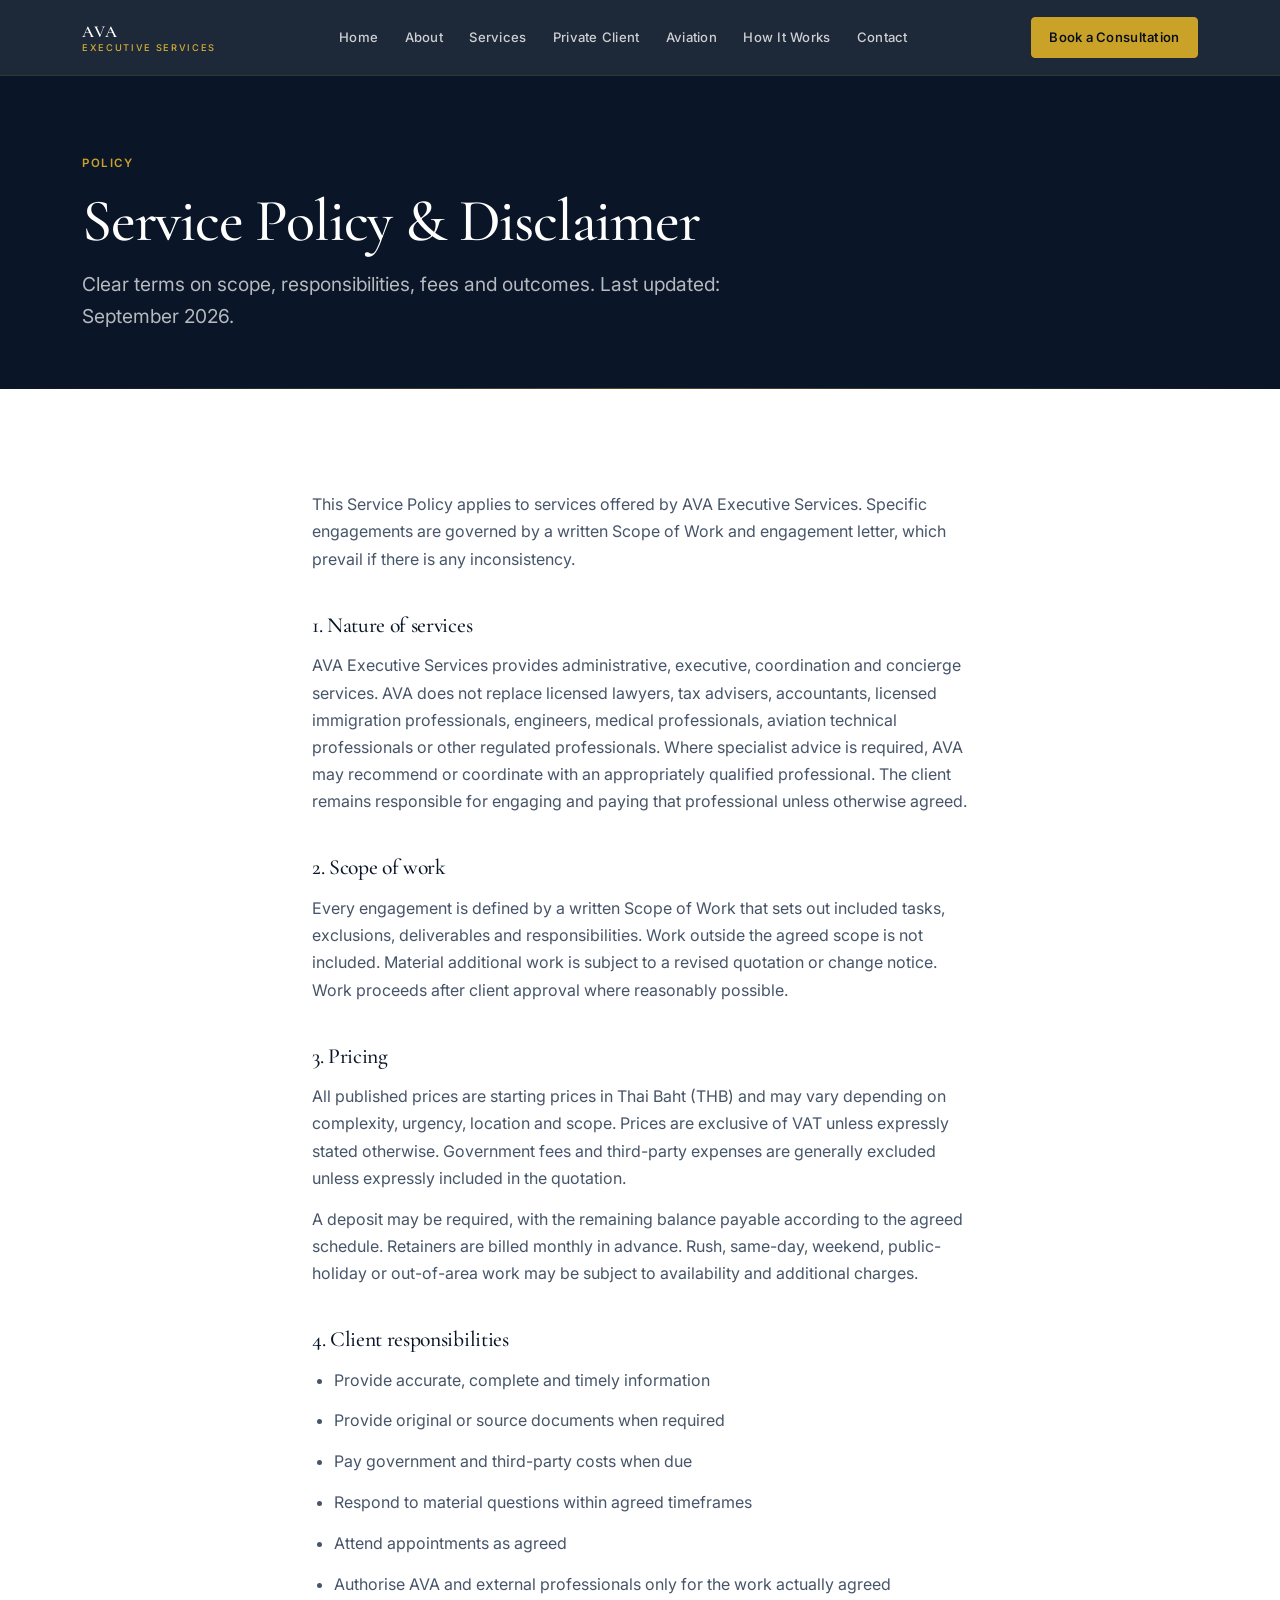
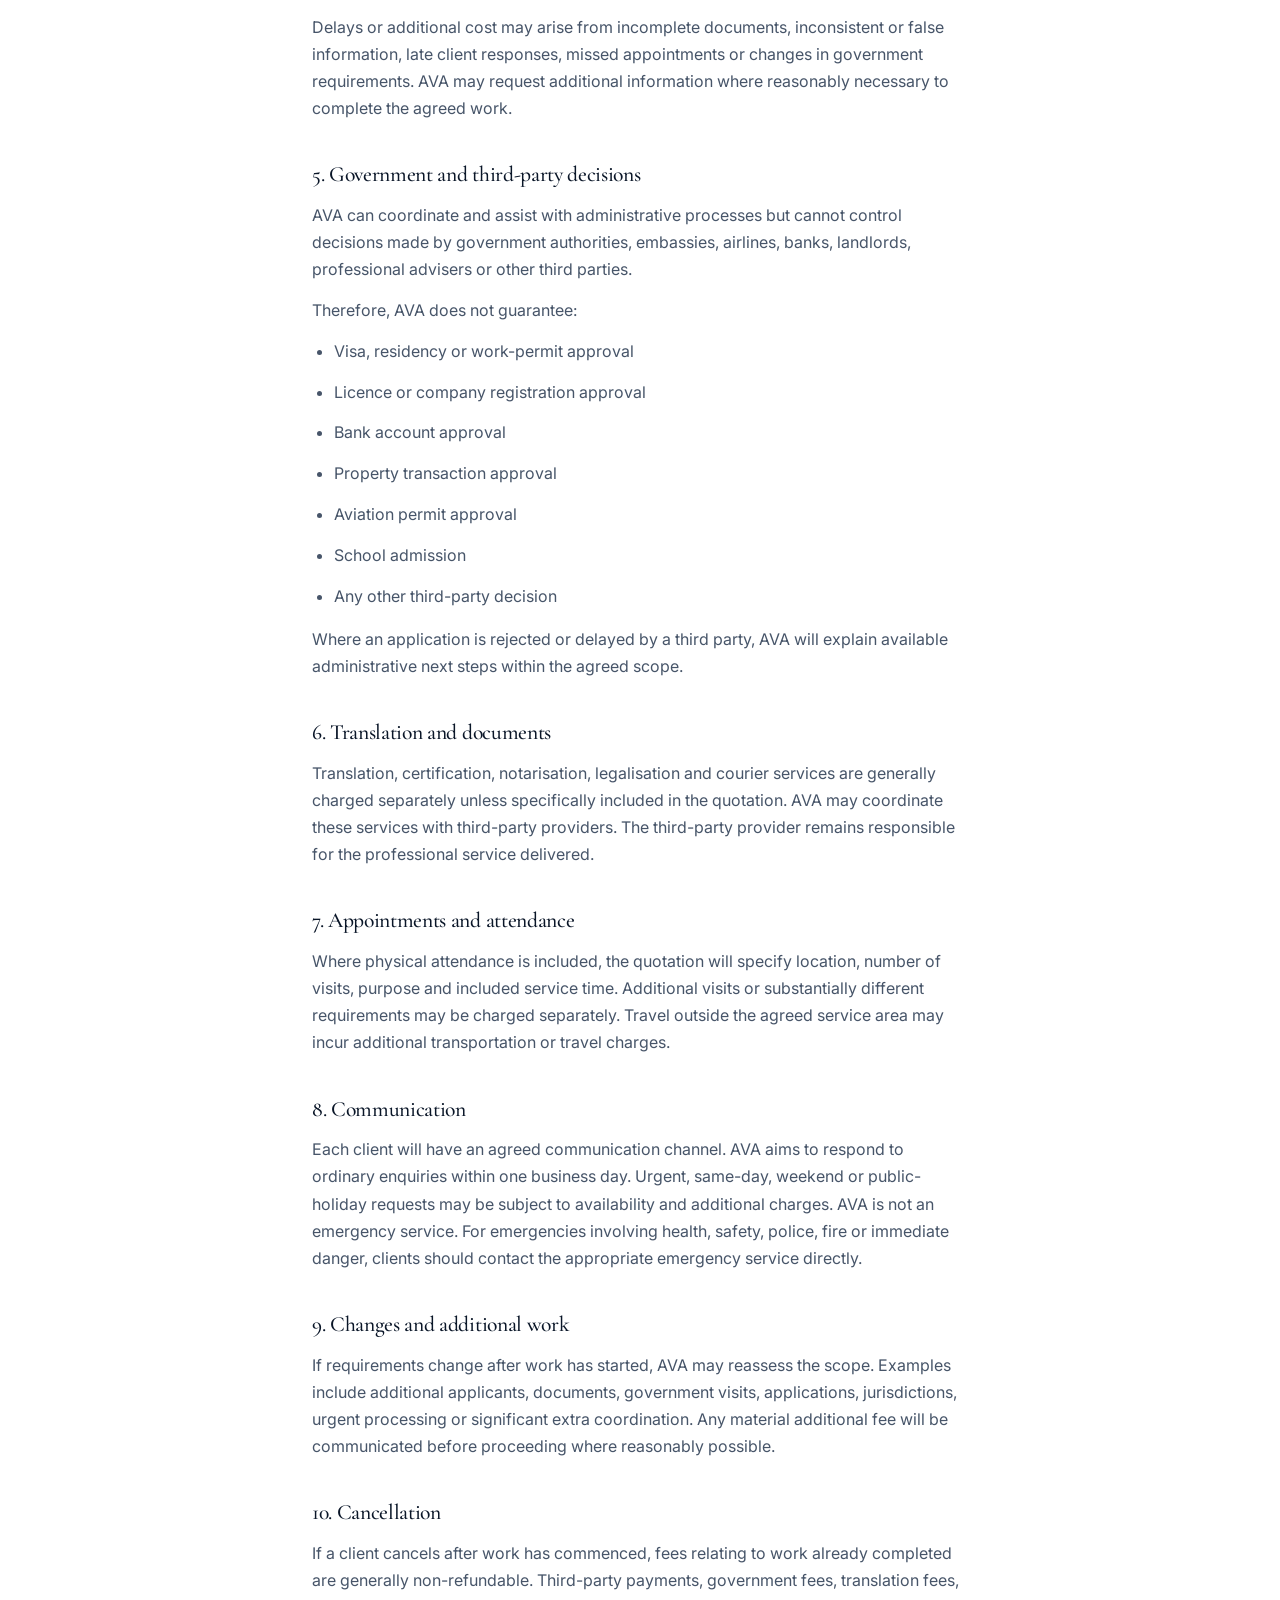
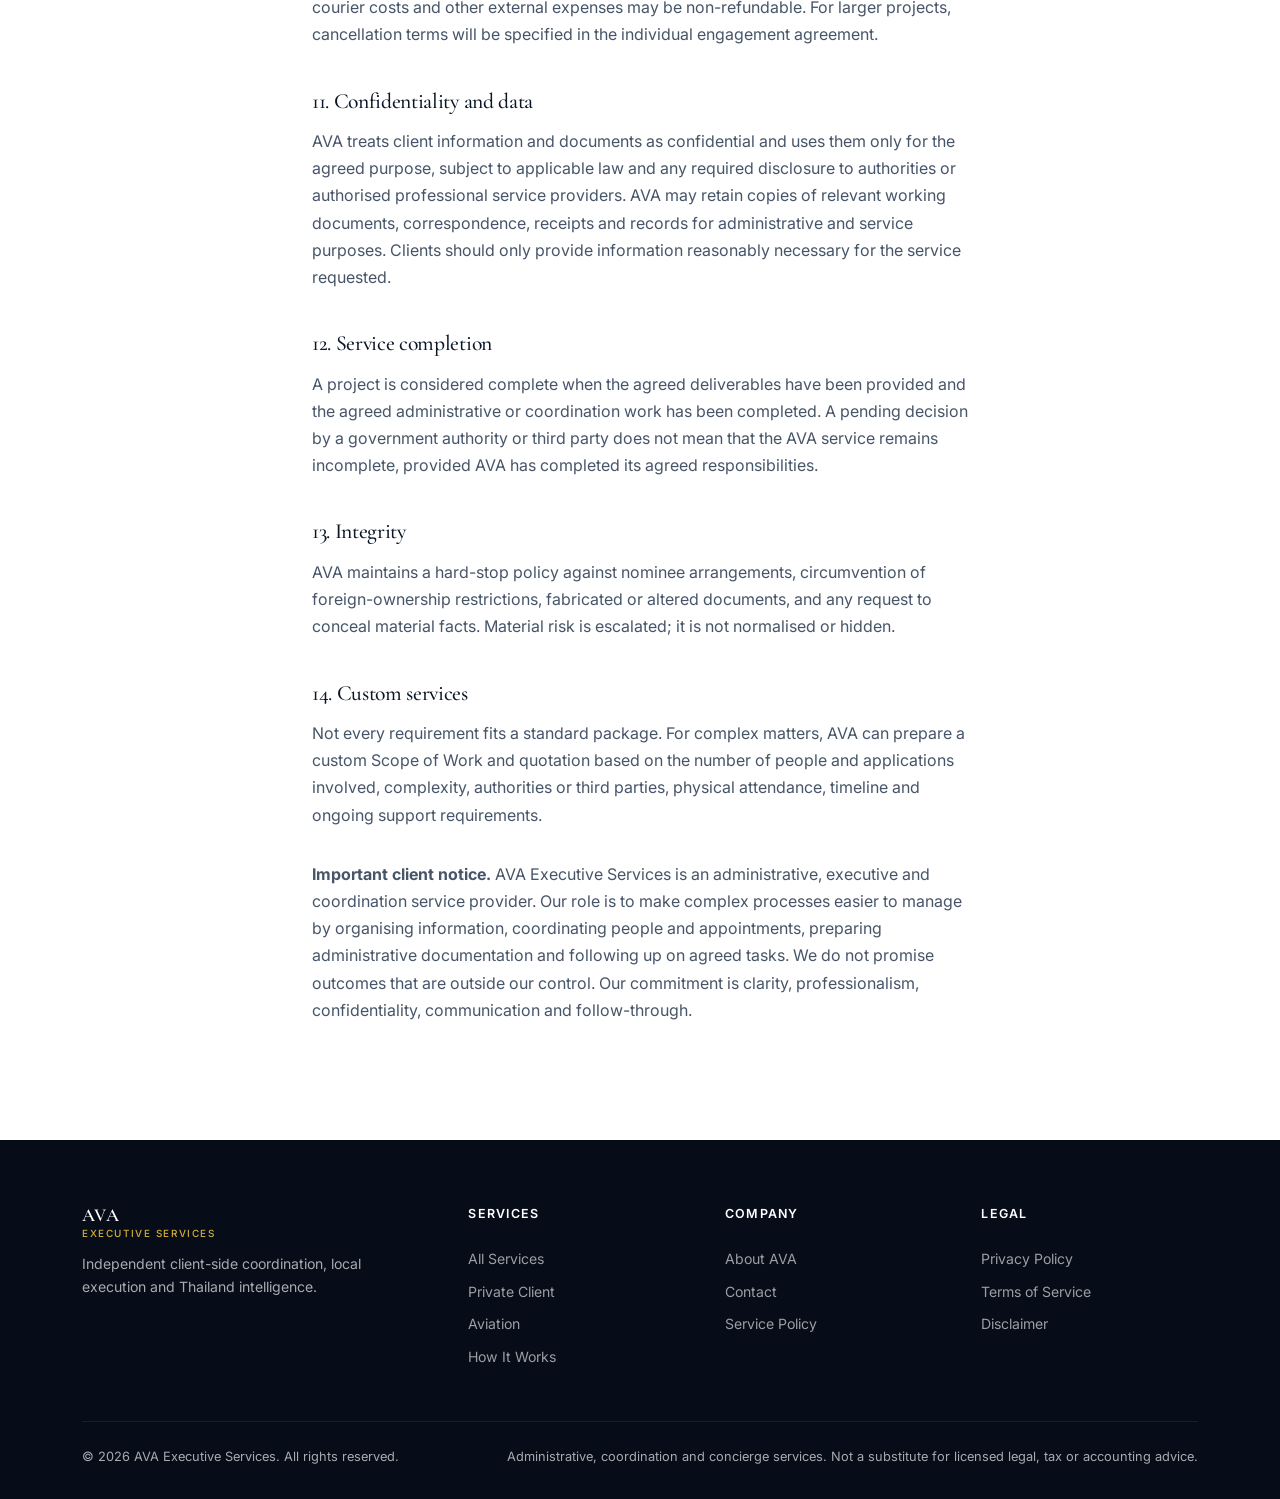
<file: pages/service-policy.html>
<!DOCTYPE html>
<html lang="en">
<head>
  <meta charset="UTF-8">
  <meta name="viewport" content="width=device-width, initial-scale=1">
  <title>Service Policy &amp; Disclaimer | AVA Executive Services</title>
  <meta name="description" content="AVA Service Policy: scope of work, client responsibilities, third-party costs, no guarantee of outcome, confidentiality and completion terms.">
  <link rel="canonical" href="https://www.avaexecutiveservices.com/pages/service-policy.html">
  <link rel="icon" href="../images/logo.png" type="image/png">
  <link rel="preconnect" href="https://fonts.googleapis.com">
  <link rel="preconnect" href="https://fonts.gstatic.com" crossorigin>
  <link href="https://fonts.googleapis.com/css2?family=Cormorant+Garamond:wght@400;500;600&family=Inter:wght@400;500;550;600&display=swap" rel="stylesheet">
  <link rel="stylesheet" href="../css/styles.css">
</head>
<body>
  <header class="site-header">
    <div class="container nav">
      <a href="../index.html" class="nav__logo"><div class="nav__logo-text">AVA<span>Executive Services</span></div></a>
      <nav class="nav__links" aria-label="Primary">
        <a href="../index.html">Home</a>
        <a href="about.html">About</a>
        <a href="services.html">Services</a>
        <a href="private-client.html">Private Client</a>
        <a href="aviation.html">Aviation</a>
        <a href="how-it-works.html">How It Works</a>
        <a href="contact.html">Contact</a>
      </nav>
      <a href="contact.html" class="btn btn--primary btn--sm nav__cta">Book a Consultation</a>
      <button class="nav__toggle" type="button" aria-label="Open menu" aria-expanded="false"><span></span><span></span><span></span></button>
    </div>
  </header>
  <div class="mobile-menu">
    <a href="../index.html">Home</a><a href="about.html">About</a><a href="services.html">Services</a>
    <a href="private-client.html">Private Client</a><a href="aviation.html">Aviation</a>
    <a href="how-it-works.html">How It Works</a><a href="contact.html">Contact</a>
    <a href="contact.html" class="btn btn--primary">Book a Consultation</a>
  </div>

  <main>
    <header class="page-header">
      <div class="container">
        <span class="eyebrow">Policy</span>
        <h1 class="h1">Service Policy &amp; Disclaimer</h1>
        <p class="lead">Clear terms on scope, responsibilities, fees and outcomes. Last updated: September 2026.</p>
      </div>
    </header>

    <section class="section section--white">
      <div class="container legal-content">
        <p>This Service Policy applies to services offered by AVA Executive Services. Specific engagements are governed by a written Scope of Work and engagement letter, which prevail if there is any inconsistency.</p>

        <h2>1. Nature of services</h2>
        <p>AVA Executive Services provides administrative, executive, coordination and concierge services. AVA does not replace licensed lawyers, tax advisers, accountants, licensed immigration professionals, engineers, medical professionals, aviation technical professionals or other regulated professionals. Where specialist advice is required, AVA may recommend or coordinate with an appropriately qualified professional. The client remains responsible for engaging and paying that professional unless otherwise agreed.</p>

        <h2>2. Scope of work</h2>
        <p>Every engagement is defined by a written Scope of Work that sets out included tasks, exclusions, deliverables and responsibilities. Work outside the agreed scope is not included. Material additional work is subject to a revised quotation or change notice. Work proceeds after client approval where reasonably possible.</p>

        <h2>3. Pricing</h2>
        <p>All published prices are starting prices in Thai Baht (THB) and may vary depending on complexity, urgency, location and scope. Prices are exclusive of VAT unless expressly stated otherwise. Government fees and third-party expenses are generally excluded unless expressly included in the quotation.</p>
        <p>A deposit may be required, with the remaining balance payable according to the agreed schedule. Retainers are billed monthly in advance. Rush, same-day, weekend, public-holiday or out-of-area work may be subject to availability and additional charges.</p>

        <h2>4. Client responsibilities</h2>
        <ul>
          <li>Provide accurate, complete and timely information</li>
          <li>Provide original or source documents when required</li>
          <li>Pay government and third-party costs when due</li>
          <li>Respond to material questions within agreed timeframes</li>
          <li>Attend appointments as agreed</li>
          <li>Authorise AVA and external professionals only for the work actually agreed</li>
        </ul>
        <p>Delays or additional cost may arise from incomplete documents, inconsistent or false information, late client responses, missed appointments or changes in government requirements. AVA may request additional information where reasonably necessary to complete the agreed work.</p>

        <h2>5. Government and third-party decisions</h2>
        <p>AVA can coordinate and assist with administrative processes but cannot control decisions made by government authorities, embassies, airlines, banks, landlords, professional advisers or other third parties.</p>
        <p>Therefore, AVA does not guarantee:</p>
        <ul>
          <li>Visa, residency or work-permit approval</li>
          <li>Licence or company registration approval</li>
          <li>Bank account approval</li>
          <li>Property transaction approval</li>
          <li>Aviation permit approval</li>
          <li>School admission</li>
          <li>Any other third-party decision</li>
        </ul>
        <p>Where an application is rejected or delayed by a third party, AVA will explain available administrative next steps within the agreed scope.</p>

        <h2>6. Translation and documents</h2>
        <p>Translation, certification, notarisation, legalisation and courier services are generally charged separately unless specifically included in the quotation. AVA may coordinate these services with third-party providers. The third-party provider remains responsible for the professional service delivered.</p>

        <h2>7. Appointments and attendance</h2>
        <p>Where physical attendance is included, the quotation will specify location, number of visits, purpose and included service time. Additional visits or substantially different requirements may be charged separately. Travel outside the agreed service area may incur additional transportation or travel charges.</p>

        <h2>8. Communication</h2>
        <p>Each client will have an agreed communication channel. AVA aims to respond to ordinary enquiries within one business day. Urgent, same-day, weekend or public-holiday requests may be subject to availability and additional charges. AVA is not an emergency service. For emergencies involving health, safety, police, fire or immediate danger, clients should contact the appropriate emergency service directly.</p>

        <h2>9. Changes and additional work</h2>
        <p>If requirements change after work has started, AVA may reassess the scope. Examples include additional applicants, documents, government visits, applications, jurisdictions, urgent processing or significant extra coordination. Any material additional fee will be communicated before proceeding where reasonably possible.</p>

        <h2>10. Cancellation</h2>
        <p>If a client cancels after work has commenced, fees relating to work already completed are generally non-refundable. Third-party payments, government fees, translation fees, courier costs and other external expenses may be non-refundable. For larger projects, cancellation terms will be specified in the individual engagement agreement.</p>

        <h2>11. Confidentiality and data</h2>
        <p>AVA treats client information and documents as confidential and uses them only for the agreed purpose, subject to applicable law and any required disclosure to authorities or authorised professional service providers. AVA may retain copies of relevant working documents, correspondence, receipts and records for administrative and service purposes. Clients should only provide information reasonably necessary for the service requested.</p>

        <h2>12. Service completion</h2>
        <p>A project is considered complete when the agreed deliverables have been provided and the agreed administrative or coordination work has been completed. A pending decision by a government authority or third party does not mean that the AVA service remains incomplete, provided AVA has completed its agreed responsibilities.</p>

        <h2>13. Integrity</h2>
        <p>AVA maintains a hard-stop policy against nominee arrangements, circumvention of foreign-ownership restrictions, fabricated or altered documents, and any request to conceal material facts. Material risk is escalated; it is not normalised or hidden.</p>

        <h2>14. Custom services</h2>
        <p>Not every requirement fits a standard package. For complex matters, AVA can prepare a custom Scope of Work and quotation based on the number of people and applications involved, complexity, authorities or third parties, physical attendance, timeline and ongoing support requirements.</p>

        <p class="mt-4"><strong>Important client notice.</strong> AVA Executive Services is an administrative, executive and coordination service provider. Our role is to make complex processes easier to manage by organising information, coordinating people and appointments, preparing administrative documentation and following up on agreed tasks. We do not promise outcomes that are outside our control. Our commitment is clarity, professionalism, confidentiality, communication and follow-through.</p>
      </div></div>
    </section>
  </main>

  <footer class="site-footer">
    <div class="container">
      <div class="footer-grid">
        <div class="footer-brand">
          <div class="footer-logo-text">AVA<span>Executive Services</span></div>
          <p>Independent client-side coordination, local execution and Thailand intelligence.</p>
        </div>
        <div class="footer-col">
          <h4>Services</h4>
          <a href="services.html">All Services</a>
          <a href="private-client.html">Private Client</a>
          <a href="aviation.html">Aviation</a>
          <a href="how-it-works.html">How It Works</a>
        </div>
        <div class="footer-col">
          <h4>Company</h4>
          <a href="about.html">About AVA</a>
          <a href="contact.html">Contact</a>
          <a href="service-policy.html">Service Policy</a>
        </div>
        <div class="footer-col">
          <h4>Legal</h4>
          <a href="privacy.html">Privacy Policy</a>
          <a href="terms.html">Terms of Service</a>
          <a href="service-policy.html">Disclaimer</a>
        </div>
      </div>
      <div class="footer-bottom">
        <p>&copy; <span data-year></span> AVA Executive Services. All rights reserved.</p>
        <p>Administrative, coordination and concierge services. Not a substitute for licensed legal, tax or accounting advice.</p>
      </div>
    </div>
  </footer>
  <script src="../js/main.js"></script>
</body>
</html>
</file>
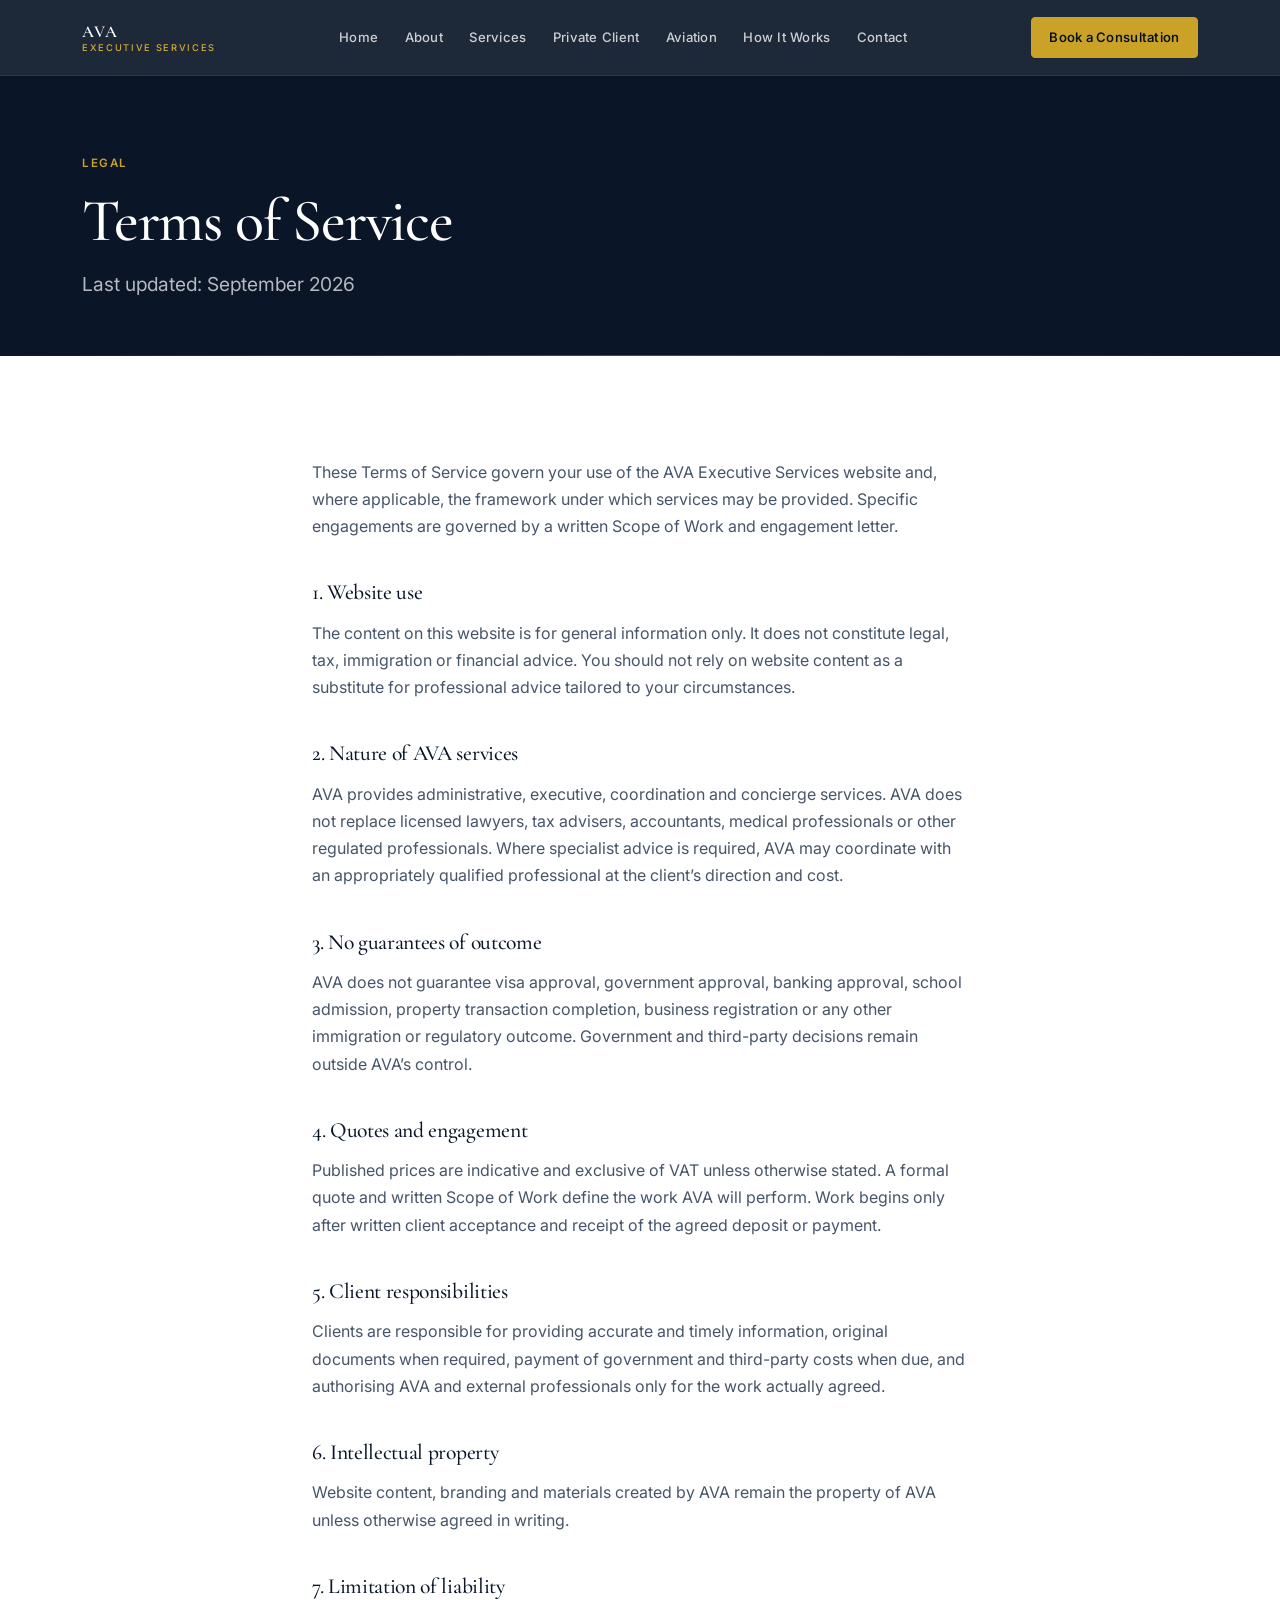
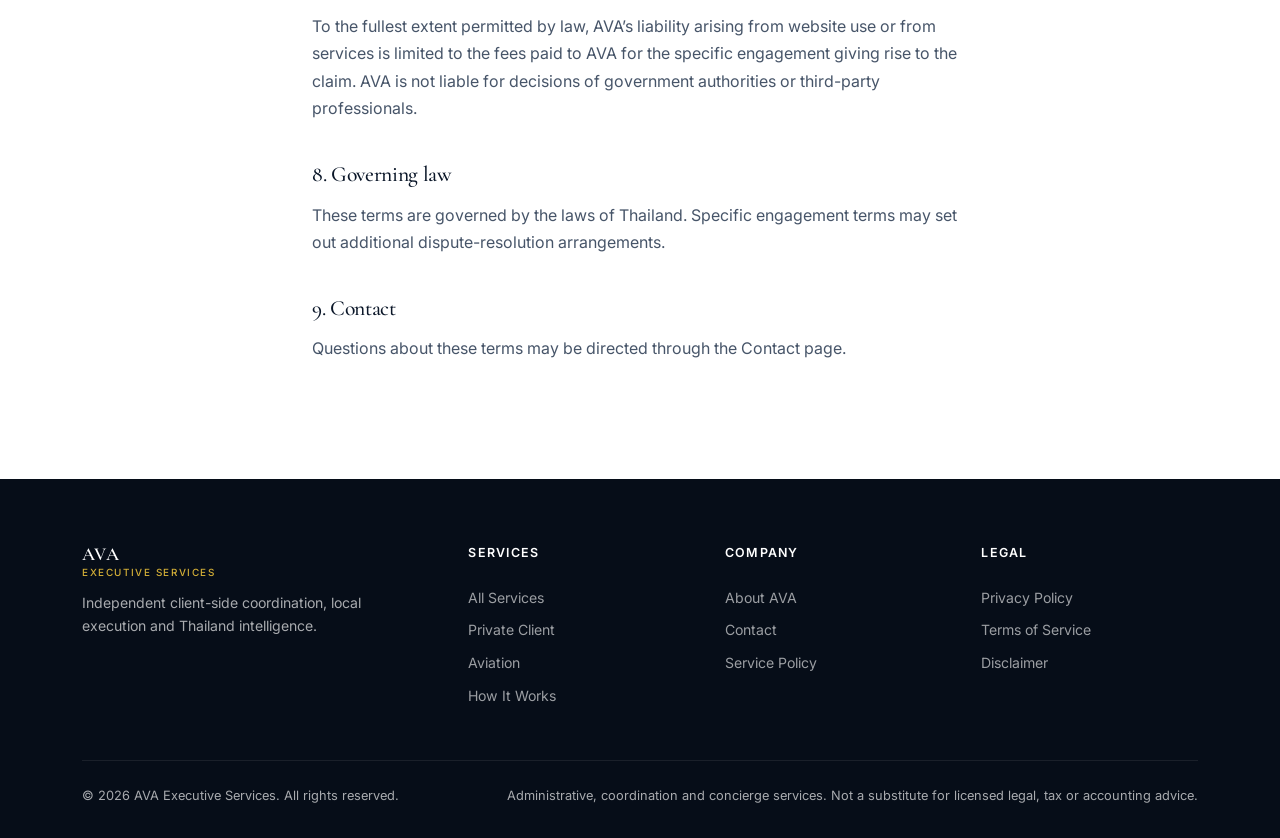
<file: pages/terms.html>
<!DOCTYPE html>
<html lang="en">
<head>
  <meta charset="UTF-8">
  <meta name="viewport" content="width=device-width, initial-scale=1">
  <title>Terms of Service | AVA Executive Services</title>
  <meta name="description" content="Terms of Service for AVA Executive Services website and engagements.">
  <meta name="robots" content="noindex">
  <link rel="icon" href="../images/logo.png" type="image/png">
  <link rel="preconnect" href="https://fonts.googleapis.com">
  <link rel="preconnect" href="https://fonts.gstatic.com" crossorigin>
  <link href="https://fonts.googleapis.com/css2?family=Cormorant+Garamond:wght@400;500;600&family=Inter:wght@400;500;550;600&display=swap" rel="stylesheet">
  <link rel="stylesheet" href="../css/styles.css">
</head>
<body>
  <header class="site-header">
    <div class="container nav">
      <a href="../index.html" class="nav__logo"><div class="nav__logo-text">AVA<span>Executive Services</span></div></a>
      <nav class="nav__links" aria-label="Primary">
        <a href="../index.html">Home</a>
        <a href="about.html">About</a>
        <a href="services.html">Services</a>
        <a href="private-client.html">Private Client</a>
        <a href="aviation.html">Aviation</a>
        <a href="how-it-works.html">How It Works</a>
        <a href="contact.html">Contact</a>
      </nav>
      <a href="contact.html" class="btn btn--primary btn--sm nav__cta">Book a Consultation</a>
      <button class="nav__toggle" type="button" aria-label="Open menu" aria-expanded="false"><span></span><span></span><span></span></button>
    </div>
  </header>
  <div class="mobile-menu">
    <a href="../index.html">Home</a><a href="about.html">About</a><a href="services.html">Services</a>
    <a href="private-client.html">Private Client</a><a href="aviation.html">Aviation</a>
    <a href="how-it-works.html">How It Works</a><a href="contact.html">Contact</a>
    <a href="contact.html" class="btn btn--primary">Book a Consultation</a>
  </div>

  <main>
    <header class="page-header">
      <div class="container">
        <span class="eyebrow">Legal</span>
        <h1 class="h1">Terms of Service</h1>
        <p class="lead">Last updated: September 2026</p>
      </div>
    </header>

    <section class="section section--white">
      <div class="container legal-content">
        <p>These Terms of Service govern your use of the AVA Executive Services website and, where applicable, the framework under which services may be provided. Specific engagements are governed by a written Scope of Work and engagement letter.</p>

        <h2>1. Website use</h2>
        <p>The content on this website is for general information only. It does not constitute legal, tax, immigration or financial advice. You should not rely on website content as a substitute for professional advice tailored to your circumstances.</p>

        <h2>2. Nature of AVA services</h2>
        <p>AVA provides administrative, executive, coordination and concierge services. AVA does not replace licensed lawyers, tax advisers, accountants, medical professionals or other regulated professionals. Where specialist advice is required, AVA may coordinate with an appropriately qualified professional at the client’s direction and cost.</p>

        <h2>3. No guarantees of outcome</h2>
        <p>AVA does not guarantee visa approval, government approval, banking approval, school admission, property transaction completion, business registration or any other immigration or regulatory outcome. Government and third-party decisions remain outside AVA’s control.</p>

        <h2>4. Quotes and engagement</h2>
        <p>Published prices are indicative and exclusive of VAT unless otherwise stated. A formal quote and written Scope of Work define the work AVA will perform. Work begins only after written client acceptance and receipt of the agreed deposit or payment.</p>

        <h2>5. Client responsibilities</h2>
        <p>Clients are responsible for providing accurate and timely information, original documents when required, payment of government and third-party costs when due, and authorising AVA and external professionals only for the work actually agreed.</p>

        <h2>6. Intellectual property</h2>
        <p>Website content, branding and materials created by AVA remain the property of AVA unless otherwise agreed in writing.</p>

        <h2>7. Limitation of liability</h2>
        <p>To the fullest extent permitted by law, AVA’s liability arising from website use or from services is limited to the fees paid to AVA for the specific engagement giving rise to the claim. AVA is not liable for decisions of government authorities or third-party professionals.</p>

        <h2>8. Governing law</h2>
        <p>These terms are governed by the laws of Thailand. Specific engagement terms may set out additional dispute-resolution arrangements.</p>

        <h2>9. Contact</h2>
        <p>Questions about these terms may be directed through the Contact page.</p>
      </div>
    </section>
  </main>

  <footer class="site-footer">
    <div class="container">
      <div class="footer-grid">
        <div class="footer-brand">
          <div class="footer-logo-text">AVA<span>Executive Services</span></div>
          <p>Independent client-side coordination, local execution and Thailand intelligence.</p>
        </div>
        <div class="footer-col">
          <h4>Services</h4>
          <a href="services.html">All Services</a>
          <a href="private-client.html">Private Client</a>
          <a href="aviation.html">Aviation</a>
          <a href="how-it-works.html">How It Works</a>
        </div>
        <div class="footer-col">
          <h4>Company</h4>
          <a href="about.html">About AVA</a>
          <a href="contact.html">Contact</a>
          <a href="service-policy.html">Service Policy</a>
        </div>
        <div class="footer-col">
          <h4>Legal</h4>
          <a href="privacy.html">Privacy Policy</a>
          <a href="terms.html">Terms of Service</a>
          <a href="service-policy.html">Disclaimer</a>
        </div>
      </div>
      <div class="footer-bottom">
        <p>&copy; <span data-year></span> AVA Executive Services. All rights reserved.</p>
        <p>Administrative, coordination and concierge services. Not a substitute for licensed legal, tax or accounting advice.</p>
      </div>
    </div>
  </footer>
  <script src="../js/main.js"></script>
</body>
</html>
</file>
<file: css/styles.css>
/* ============================================================
   AVA Executive Services — Production Stylesheet
   Premium private-office aesthetic
   ============================================================ */

:root {
  /* Brand palette */
  --navy-950: #060d18;
  --navy-900: #0a1628;
  --navy-800: #0f2137;
  --navy-700: #152b45;
  --navy-600: #1c3a5a;
  --gold-500: #c9a227;
  --gold-400: #d4af37;
  --gold-300: #e0c15a;
  --gold-200: #edd98a;
  --ivory-50: #fdfbf7;
  --ivory-100: #f8f6f1;
  --ivory-200: #f0ebe3;
  --slate-100: #f1f5f9;
  --slate-200: #e2e8f0;
  --slate-300: #cbd5e1;
  --slate-400: #94a3b8;
  --slate-500: #64748b;
  --slate-600: #475569;
  --slate-700: #334155;
  --slate-800: #1e293b;
  --white: #ffffff;

  /* Typography */
  --font-display: "Cormorant Garamond", "Times New Roman", serif;
  --font-body: "Inter", system-ui, -apple-system, sans-serif;
  --font-mono: "JetBrains Mono", ui-monospace, monospace;

  /* Spacing & layout */
  --container: 1180px;
  --section-pad: clamp(4rem, 8vw, 7rem);
  --radius-sm: 4px;
  --radius-md: 8px;
  --radius-lg: 12px;
  --shadow-sm: 0 1px 2px rgba(6, 13, 24, 0.05);
  --shadow-md: 0 4px 16px rgba(6, 13, 24, 0.08);
  --shadow-lg: 0 12px 40px rgba(6, 13, 24, 0.12);
  --transition: 0.25s cubic-bezier(0.4, 0, 0.2, 1);

  /* Sticky nav height */
  --nav-h: 76px;
}

/* Reset & base */
*, *::before, *::after { box-sizing: border-box; margin: 0; padding: 0; }
html { scroll-behavior: smooth; -webkit-text-size-adjust: 100%; }
body {
  font-family: var(--font-body);
  font-size: 16px;
  line-height: 1.65;
  color: var(--slate-700);
  background: var(--ivory-50);
  -webkit-font-smoothing: antialiased;
  -moz-osx-font-smoothing: grayscale;
}
img { max-width: 100%; height: auto; display: block; }
a { color: inherit; text-decoration: none; transition: color var(--transition); }
ul, ol { list-style: none; }
button, input, select, textarea { font: inherit; color: inherit; }
button { cursor: pointer; border: none; background: none; }
:focus-visible { outline: 2px solid var(--gold-500); outline-offset: 3px; }

/* Typography utilities */
.h1, h1 {
  font-family: var(--font-display);
  font-weight: 500;
  font-size: clamp(2.4rem, 5vw, 3.75rem);
  line-height: 1.15;
  letter-spacing: -0.02em;
  color: var(--navy-900);
}
.h2, h2 {
  font-family: var(--font-display);
  font-weight: 500;
  font-size: clamp(1.85rem, 3.5vw, 2.6rem);
  line-height: 1.2;
  letter-spacing: -0.015em;
  color: var(--navy-900);
}
.h3, h3 {
  font-family: var(--font-display);
  font-weight: 500;
  font-size: clamp(1.35rem, 2.2vw, 1.65rem);
  line-height: 1.3;
  color: var(--navy-900);
}
.h4, h4 {
  font-family: var(--font-body);
  font-weight: 600;
  font-size: 1.05rem;
  letter-spacing: 0.01em;
  color: var(--navy-900);
}
.lead {
  font-size: clamp(1.05rem, 1.8vw, 1.2rem);
  line-height: 1.7;
  color: var(--slate-600);
  max-width: 42rem;
}
.eyebrow {
  display: inline-block;
  font-size: 0.72rem;
  font-weight: 600;
  letter-spacing: 0.14em;
  text-transform: uppercase;
  color: var(--gold-500);
  margin-bottom: 0.85rem;
}
.small { font-size: 0.875rem; color: var(--slate-500); }
.text-navy { color: var(--navy-900); }
.text-gold { color: var(--gold-500); }
.text-muted { color: var(--slate-500); }

/* Layout */
.container {
  width: 100%;
  max-width: var(--container);
  margin-inline: auto;
  padding-inline: clamp(1.25rem, 4vw, 2rem);
}
.section { padding-block: var(--section-pad); }
.section--navy {
  background: var(--navy-900);
  color: var(--ivory-100);
}
.section--navy .h2,
.section--navy .h3,
.section--navy .h4 { color: var(--white); }
.section--ivory { background: var(--ivory-100); }
.section--white { background: var(--white); }
.grid-2 { display: grid; gap: 2.5rem; }
.grid-3 { display: grid; gap: 1.75rem; }
.grid-4 { display: grid; gap: 1.5rem; }
@media (min-width: 640px) {
  .grid-2 { grid-template-columns: 1fr 1fr; }
  .grid-3 { grid-template-columns: repeat(3, 1fr); }
  .grid-4 { grid-template-columns: repeat(2, 1fr); }
}
@media (min-width: 960px) {
  .grid-4 { grid-template-columns: repeat(4, 1fr); }
}

/* Buttons */
.btn {
  display: inline-flex;
  align-items: center;
  justify-content: center;
  gap: 0.5rem;
  padding: 0.85rem 1.65rem;
  font-size: 0.9rem;
  font-weight: 550;
  letter-spacing: 0.02em;
  border-radius: var(--radius-sm);
  transition: all var(--transition);
  white-space: nowrap;
  border: 1.5px solid transparent;
}
.btn--primary {
  background: var(--gold-500);
  color: var(--navy-950);
  border-color: var(--gold-500);
}
.btn--primary:hover {
  background: var(--gold-400);
  border-color: var(--gold-400);
  transform: translateY(-1px);
  box-shadow: 0 6px 20px rgba(201, 162, 39, 0.28);
}
.btn--secondary {
  background: transparent;
  color: var(--navy-900);
  border-color: var(--navy-900);
}
.btn--secondary:hover {
  background: var(--navy-900);
  color: var(--white);
}
.btn--ghost {
  background: transparent;
  color: var(--white);
  border-color: rgba(255,255,255,0.35);
}
.btn--ghost:hover {
  background: rgba(255,255,255,0.08);
  border-color: rgba(255,255,255,0.6);
}
.btn--outline-gold {
  background: transparent;
  color: var(--gold-400);
  border-color: var(--gold-500);
}
.btn--outline-gold:hover {
  background: var(--gold-500);
  color: var(--navy-950);
}
.btn--sm { padding: 0.55rem 1.1rem; font-size: 0.82rem; }
.btn--lg { padding: 1rem 2rem; font-size: 0.95rem; }
.btn-group { display: flex; flex-wrap: wrap; gap: 0.85rem; }

/* Sticky Navigation */
.site-header {
  position: sticky;
  top: 0;
  z-index: 1000;
  background: rgba(10, 22, 40, 0.92);
  backdrop-filter: blur(14px);
  -webkit-backdrop-filter: blur(14px);
  border-bottom: 1px solid rgba(201, 162, 39, 0.12);
  height: var(--nav-h);
}
.nav {
  display: flex;
  align-items: center;
  justify-content: space-between;
  height: 100%;
  gap: 1.5rem;
}
.nav__logo {
  display: flex;
  align-items: center;
  gap: 0.65rem;
  flex-shrink: 0;
}
.nav__logo-text {
  font-family: var(--font-display);
  font-size: 1.05rem;
  font-weight: 600;
  color: var(--white);
  letter-spacing: 0.08em;
  line-height: 1.15;
  text-transform: uppercase;
}
.nav__logo-text span {
  display: block;
  font-family: var(--font-body);
  font-size: 0.58rem;
  font-weight: 500;
  letter-spacing: 0.18em;
  color: var(--gold-400);
  margin-top: 2px;
  text-transform: uppercase;
}
.nav__links {
  display: none;
  align-items: center;
  gap: 0.15rem;
}
.nav__links a {
  padding: 0.45rem 0.75rem;
  font-size: 0.82rem;
  font-weight: 500;
  color: rgba(255,255,255,0.78);
  letter-spacing: 0.02em;
  border-radius: var(--radius-sm);
  transition: color var(--transition), background var(--transition);
}
.nav__links a:hover,
.nav__links a.active {
  color: var(--white);
  background: rgba(255,255,255,0.06);
}
.nav__cta { display: none; }
.nav__toggle {
  display: flex;
  flex-direction: column;
  gap: 5px;
  padding: 0.5rem;
  width: 40px;
  height: 40px;
  justify-content: center;
  align-items: center;
}
.nav__toggle span {
  display: block;
  width: 20px;
  height: 1.5px;
  background: var(--white);
  transition: var(--transition);
}
.nav__toggle[aria-expanded="true"] span:nth-child(1) {
  transform: translateY(6.5px) rotate(45deg);
}
.nav__toggle[aria-expanded="true"] span:nth-child(2) { opacity: 0; }
.nav__toggle[aria-expanded="true"] span:nth-child(3) {
  transform: translateY(-6.5px) rotate(-45deg);
}

/* Mobile menu */
.mobile-menu {
  display: none;
  position: fixed;
  inset: var(--nav-h) 0 0 0;
  background: var(--navy-900);
  padding: 1.5rem;
  z-index: 999;
  overflow-y: auto;
}
.mobile-menu.is-open { display: block; }
.mobile-menu a {
  display: block;
  padding: 0.9rem 0.5rem;
  font-size: 1.05rem;
  color: rgba(255,255,255,0.85);
  border-bottom: 1px solid rgba(255,255,255,0.06);
}
.mobile-menu a:hover { color: var(--gold-400); }
.mobile-menu .btn { margin-top: 1.5rem; width: 100%; }

@media (min-width: 980px) {
  .nav__links { display: flex; }
  .nav__cta { display: inline-flex; }
  .nav__toggle { display: none; }
}

/* Hero */
.hero {
  position: relative;
  min-height: min(88vh, 820px);
  display: flex;
  align-items: center;
  background: var(--navy-900);
  color: var(--white);
  overflow: hidden;
}
.hero__bg {
  position: absolute;
  inset: 0;
  background:
    linear-gradient(105deg, rgba(6,13,24,0.88) 0%, rgba(6,13,24,0.62) 42%, rgba(6,13,24,0.28) 100%),
    url("https://images.unsplash.com/photo-1552465011-b4e21bf6e79a?auto=format&fit=crop&w=1920&q=85") center/cover no-repeat;
}
.hero__content {
  position: relative;
  z-index: 2;
  padding-block: 5rem 4rem;
  max-width: 720px;
}
.hero .h1 {
  color: var(--white);
  margin-bottom: 1.25rem;
}
.hero .lead {
  color: rgba(255,255,255,0.78);
  margin-bottom: 2rem;
}
.hero__divider {
  width: 48px;
  height: 2px;
  background: var(--gold-500);
  margin-bottom: 1.5rem;
}

/* Cards */
.card {
  background: var(--white);
  border: 1px solid var(--slate-200);
  border-radius: var(--radius-md);
  padding: 1.75rem;
  transition: border-color var(--transition), box-shadow var(--transition), transform var(--transition);
}
.card:hover {
  border-color: rgba(201, 162, 39, 0.35);
  box-shadow: var(--shadow-md);
  transform: translateY(-2px);
}
.card--navy {
  background: var(--navy-800);
  border-color: rgba(201, 162, 39, 0.15);
  color: var(--ivory-100);
}
.card--navy:hover {
  border-color: rgba(201, 162, 39, 0.4);
}
.card__icon {
  width: 42px;
  height: 42px;
  display: flex;
  align-items: center;
  justify-content: center;
  border-radius: 50%;
  background: rgba(201, 162, 39, 0.12);
  color: var(--gold-500);
  margin-bottom: 1.1rem;
  font-size: 1.1rem;
}
.card__price {
  font-family: var(--font-display);
  font-size: 1.45rem;
  font-weight: 500;
  color: var(--navy-900);
  margin-top: 0.75rem;
}
.card__price span {
  font-family: var(--font-body);
  font-size: 0.8rem;
  font-weight: 500;
  color: var(--slate-500);
  margin-left: 0.25rem;
}
.card--featured {
  border-color: var(--gold-500);
  position: relative;
}
.card--featured::before {
  content: "Recommended";
  position: absolute;
  top: -10px;
  right: 16px;
  background: var(--gold-500);
  color: var(--navy-950);
  font-size: 0.68rem;
  font-weight: 600;
  letter-spacing: 0.06em;
  text-transform: uppercase;
  padding: 0.25rem 0.65rem;
  border-radius: 2px;
}

/* Process steps */
.process {
  counter-reset: step;
}
.process__item {
  position: relative;
  padding-left: 4.5rem;
  padding-bottom: 2.5rem;
}
.process__item:last-child { padding-bottom: 0; }
.process__item::before {
  counter-increment: step;
  content: "0" counter(step);
  position: absolute;
  left: 0;
  top: 0;
  font-family: var(--font-display);
  font-size: 1.65rem;
  font-weight: 500;
  color: var(--gold-500);
  line-height: 1;
}
.process__item::after {
  content: "";
  position: absolute;
  left: 1.1rem;
  top: 2.1rem;
  bottom: 0;
  width: 1px;
  background: linear-gradient(to bottom, var(--gold-500), transparent);
}
.process__item:last-child::after { display: none; }
.process__title {
  font-weight: 600;
  color: var(--navy-900);
  margin-bottom: 0.35rem;
  letter-spacing: 0.04em;
  font-size: 0.95rem;
}

/* Service category blocks */
.service-cat {
  border-bottom: 1px solid var(--slate-200);
  padding-block: 2.5rem;
}
.service-cat:last-child { border-bottom: none; }
.service-cat__header {
  display: flex;
  flex-wrap: wrap;
  align-items: baseline;
  justify-content: space-between;
  gap: 1rem;
  margin-bottom: 1.5rem;
}
.service-list {
  display: grid;
  gap: 1rem;
}
@media (min-width: 720px) {
  .service-list { grid-template-columns: 1fr 1fr; }
}
.service-item {
  display: flex;
  justify-content: space-between;
  align-items: flex-start;
  gap: 1rem;
  padding: 1.1rem 1.25rem;
  background: var(--ivory-50);
  border: 1px solid var(--slate-200);
  border-radius: var(--radius-sm);
  transition: border-color var(--transition), background var(--transition);
}
.service-item:hover {
  border-color: rgba(201, 162, 39, 0.4);
  background: var(--white);
}
.service-item__name {
  font-weight: 550;
  color: var(--navy-900);
  margin-bottom: 0.2rem;
}
.service-item__desc {
  font-size: 0.85rem;
  color: var(--slate-500);
  line-height: 1.5;
}
.service-item__price {
  font-family: var(--font-display);
  font-size: 0.95rem;
  font-weight: 500;
  color: var(--navy-800);
  text-align: right;
  flex-shrink: 0;
  max-width: 12rem;
  line-height: 1.35;
}
@media (min-width: 720px) {
  .service-item__price {
    font-size: 1.05rem;
    max-width: 14rem;
  }
}

/* Assessment highlight */
.assessment-box {
  background: linear-gradient(135deg, var(--navy-900) 0%, var(--navy-800) 100%);
  color: var(--white);
  border-radius: var(--radius-lg);
  padding: clamp(2rem, 5vw, 3.25rem);
  border: 1px solid rgba(201, 162, 39, 0.25);
  position: relative;
  overflow: hidden;
}
.assessment-box::before {
  content: "";
  position: absolute;
  top: -40%;
  right: -10%;
  width: 320px;
  height: 320px;
  background: radial-gradient(circle, rgba(201,162,39,0.12) 0%, transparent 70%);
  pointer-events: none;
}
.assessment-box .h2 { color: var(--white); margin-bottom: 0.75rem; }
.assessment-box .lead { color: rgba(255,255,255,0.75); }
.assessment-box__price {
  font-family: var(--font-display);
  font-size: 2.4rem;
  font-weight: 500;
  color: var(--gold-400);
  margin: 1.25rem 0 0.5rem;
}
.assessment-box__list {
  margin: 1.5rem 0 2rem;
  display: grid;
  gap: 0.55rem;
}
.assessment-box__list li {
  display: flex;
  align-items: flex-start;
  gap: 0.65rem;
  font-size: 0.95rem;
  color: rgba(255,255,255,0.88);
}
.assessment-box__list li::before {
  content: "";
  width: 6px;
  height: 6px;
  border-radius: 50%;
  background: var(--gold-500);
  margin-top: 0.55rem;
  flex-shrink: 0;
}
.assessment-note {
  font-size: 0.85rem;
  color: rgba(255,255,255,0.55);
  border-top: 1px solid rgba(255,255,255,0.1);
  padding-top: 1.1rem;
  margin-top: 0.5rem;
}

/* Why AVA */
.why-grid {
  display: grid;
  gap: 1.5rem;
}
@media (min-width: 640px) {
  .why-grid { grid-template-columns: 1fr 1fr; }
}
@media (min-width: 960px) {
  .why-grid { grid-template-columns: repeat(3, 1fr); }
}
.why-item {
  padding: 1.75rem;
  background: var(--white);
  border: 1px solid var(--slate-200);
  border-radius: var(--radius-md);
}
.why-item__num {
  font-family: var(--font-display);
  font-size: 1.8rem;
  color: var(--gold-500);
  margin-bottom: 0.75rem;
  line-height: 1;
}

/* Private Client / Aviation panels */
.panel {
  border-radius: var(--radius-lg);
  overflow: hidden;
  display: grid;
}
@media (min-width: 860px) {
  .panel { grid-template-columns: 1.1fr 1fr; }
}
.panel__visual {
  min-height: 280px;
  background-size: cover;
  background-position: center;
}
.panel__body {
  padding: clamp(2rem, 4vw, 3rem);
  background: var(--navy-900);
  color: var(--white);
  display: flex;
  flex-direction: column;
  justify-content: center;
}
.panel__body .h2 { color: var(--white); margin-bottom: 0.85rem; }
.panel__body p { color: rgba(255,255,255,0.75); margin-bottom: 1.5rem; }
.panel__list {
  display: grid;
  gap: 0.45rem;
  margin-bottom: 1.75rem;
}
.panel__list li {
  font-size: 0.92rem;
  color: rgba(255,255,255,0.85);
  padding-left: 1.1rem;
  position: relative;
}
.panel__list li::before {
  content: "–";
  position: absolute;
  left: 0;
  color: var(--gold-500);
}

/* Forms */
.form-group {
  margin-bottom: 1.25rem;
}
.form-label {
  display: block;
  font-size: 0.82rem;
  font-weight: 550;
  color: var(--navy-800);
  margin-bottom: 0.4rem;
  letter-spacing: 0.01em;
}
.form-label .req { color: var(--gold-500); }
.form-control {
  width: 100%;
  padding: 0.75rem 1rem;
  background: var(--white);
  border: 1px solid var(--slate-300);
  border-radius: var(--radius-sm);
  font-size: 0.95rem;
  transition: border-color var(--transition), box-shadow var(--transition);
}
.form-control:focus {
  outline: none;
  border-color: var(--gold-500);
  box-shadow: 0 0 0 3px rgba(201, 162, 39, 0.15);
}
.form-control::placeholder { color: var(--slate-400); }
textarea.form-control { min-height: 120px; resize: vertical; }
select.form-control {
  appearance: none;
  background-image: url("data:image/svg+xml,%3Csvg xmlns='http://www.w3.org/2000/svg' width='12' height='8' fill='none'%3E%3Cpath d='M1 1.5l5 5 5-5' stroke='%2364748b' stroke-width='1.5' stroke-linecap='round' stroke-linejoin='round'/%3E%3C/svg%3E");
  background-repeat: no-repeat;
  background-position: right 1rem center;
  padding-right: 2.5rem;
}
.form-row {
  display: grid;
  gap: 1.25rem;
}
@media (min-width: 600px) {
  .form-row { grid-template-columns: 1fr 1fr; }
}
.form-note {
  font-size: 0.8rem;
  color: var(--slate-500);
  margin-top: 0.75rem;
}
.form-success,
.form-error {
  padding: 1rem 1.25rem;
  border-radius: var(--radius-sm);
  margin-bottom: 1.25rem;
  font-size: 0.92rem;
  display: none;
}
.form-success {
  background: #ecfdf5;
  border: 1px solid #a7f3d0;
  color: #065f46;
}
.form-error {
  background: #fef2f2;
  border: 1px solid #fecaca;
  color: #991b1b;
}
.form-success.is-visible,
.form-error.is-visible { display: block; }

/* Trust / disclaimer bar */
.trust-bar {
  background: var(--ivory-200);
  border-top: 1px solid var(--slate-200);
  border-bottom: 1px solid var(--slate-200);
  padding: 1.5rem 0;
  font-size: 0.88rem;
  color: var(--slate-600);
  text-align: center;
}
.trust-bar strong { color: var(--navy-800); }

/* Footer */
.site-footer {
  background: var(--navy-950);
  color: rgba(255,255,255,0.65);
  padding-top: 4rem;
  padding-bottom: 2rem;
  font-size: 0.88rem;
}
.footer-grid {
  display: grid;
  gap: 2.5rem;
  margin-bottom: 3rem;
}
@media (min-width: 640px) {
  .footer-grid { grid-template-columns: 1.4fr 1fr 1fr; }
}
@media (min-width: 900px) {
  .footer-grid { grid-template-columns: 1.6fr 1fr 1fr 1fr; }
}
.footer-brand .footer-logo-text {
  font-family: var(--font-display);
  font-size: 1.15rem;
  font-weight: 600;
  color: var(--white);
  letter-spacing: 0.08em;
  text-transform: uppercase;
  margin-bottom: 0.35rem;
  line-height: 1.2;
}
.footer-brand .footer-logo-text span {
  display: block;
  font-family: var(--font-body);
  font-size: 0.62rem;
  font-weight: 500;
  letter-spacing: 0.16em;
  color: var(--gold-400);
  margin-top: 2px;
}
.footer-brand p {
  max-width: 280px;
  line-height: 1.6;
  margin-bottom: 1.25rem;
  margin-top: 0.85rem;
}
.footer-contact {
  margin-top: 0.75rem;
  font-size: 0.85rem;
  line-height: 1.7;
}
.footer-contact a {
  color: rgba(255,255,255,0.75);
  display: block;
  padding: 0.15rem 0;
}
.footer-contact a:hover {
  color: var(--gold-400);
}
.footer-col h4 {
  color: var(--white);
  font-size: 0.78rem;
  font-weight: 600;
  letter-spacing: 0.1em;
  text-transform: uppercase;
  margin-bottom: 1.1rem;
}
.footer-col a {
  display: block;
  padding: 0.3rem 0;
  color: rgba(255,255,255,0.6);
  transition: color var(--transition);
}
.footer-col a:hover { color: var(--gold-400); }
.footer-bottom {
  border-top: 1px solid rgba(255,255,255,0.08);
  padding-top: 1.5rem;
  display: flex;
  flex-wrap: wrap;
  justify-content: space-between;
  gap: 1rem;
  font-size: 0.8rem;
}
.footer-bottom a { color: rgba(255,255,255,0.5); }
.footer-bottom a:hover { color: var(--gold-400); }

/* Page header (inner pages) */
.page-header {
  background: var(--navy-900);
  color: var(--white);
  padding: 4.5rem 0 3.5rem;
  position: relative;
}
.page-header::after {
  content: "";
  position: absolute;
  bottom: 0;
  left: 0;
  right: 0;
  height: 1px;
  background: linear-gradient(90deg, transparent, rgba(201,162,39,0.4), transparent);
}
.page-header .h1 { color: var(--white); margin-bottom: 0.75rem; }
.page-header .lead { color: rgba(255,255,255,0.7); }

/* Legal content */
.legal-content {
  max-width: 720px;
  margin-inline: auto;
}
.legal-content h2 {
  font-size: 1.35rem;
  margin-top: 2.5rem;
  margin-bottom: 0.85rem;
}
.legal-content h3 {
  font-size: 1.1rem;
  margin-top: 1.75rem;
  margin-bottom: 0.6rem;
}
.legal-content p,
.legal-content li {
  margin-bottom: 0.85rem;
  color: var(--slate-600);
  line-height: 1.7;
}
.legal-content ul {
  list-style: disc;
  padding-left: 1.35rem;
  margin-bottom: 1rem;
}
.legal-content ol {
  list-style: decimal;
  padding-left: 1.35rem;
  margin-bottom: 1rem;
}

/* Utility */
.sr-only {
  position: absolute;
  width: 1px;
  height: 1px;
  padding: 0;
  margin: -1px;
  overflow: hidden;
  clip: rect(0,0,0,0);
  border: 0;
}
.text-center { text-align: center; }
.mt-1 { margin-top: 0.5rem; }
.mt-2 { margin-top: 1rem; }
.mt-3 { margin-top: 1.5rem; }
.mt-4 { margin-top: 2rem; }
.mb-2 { margin-bottom: 1rem; }
.mb-3 { margin-bottom: 1.5rem; }
.mb-4 { margin-bottom: 2rem; }
.mx-auto { margin-inline: auto; }
.max-w-prose { max-width: 42rem; }
.divider {
  width: 40px;
  height: 2px;
  background: var(--gold-500);
  margin: 1.25rem 0;
}
.divider--center { margin-inline: auto; }

/* Animations */
@keyframes fadeUp {
  from { opacity: 0; transform: translateY(18px); }
  to { opacity: 1; transform: translateY(0); }
}
.animate-in {
  animation: fadeUp 0.6s ease-out both;
}
.delay-1 { animation-delay: 0.1s; }
.delay-2 { animation-delay: 0.2s; }
.delay-3 { animation-delay: 0.3s; }

/* Responsive adjustments */
@media (max-width: 640px) {
  .btn-group { flex-direction: column; }
  .btn-group .btn { width: 100%; }
  .hero { min-height: 70vh; }
}

/* Print */
@media print {
  .site-header, .site-footer, .nav__cta, .btn { display: none; }
  body { color: #000; background: #fff; }
}
</file>
